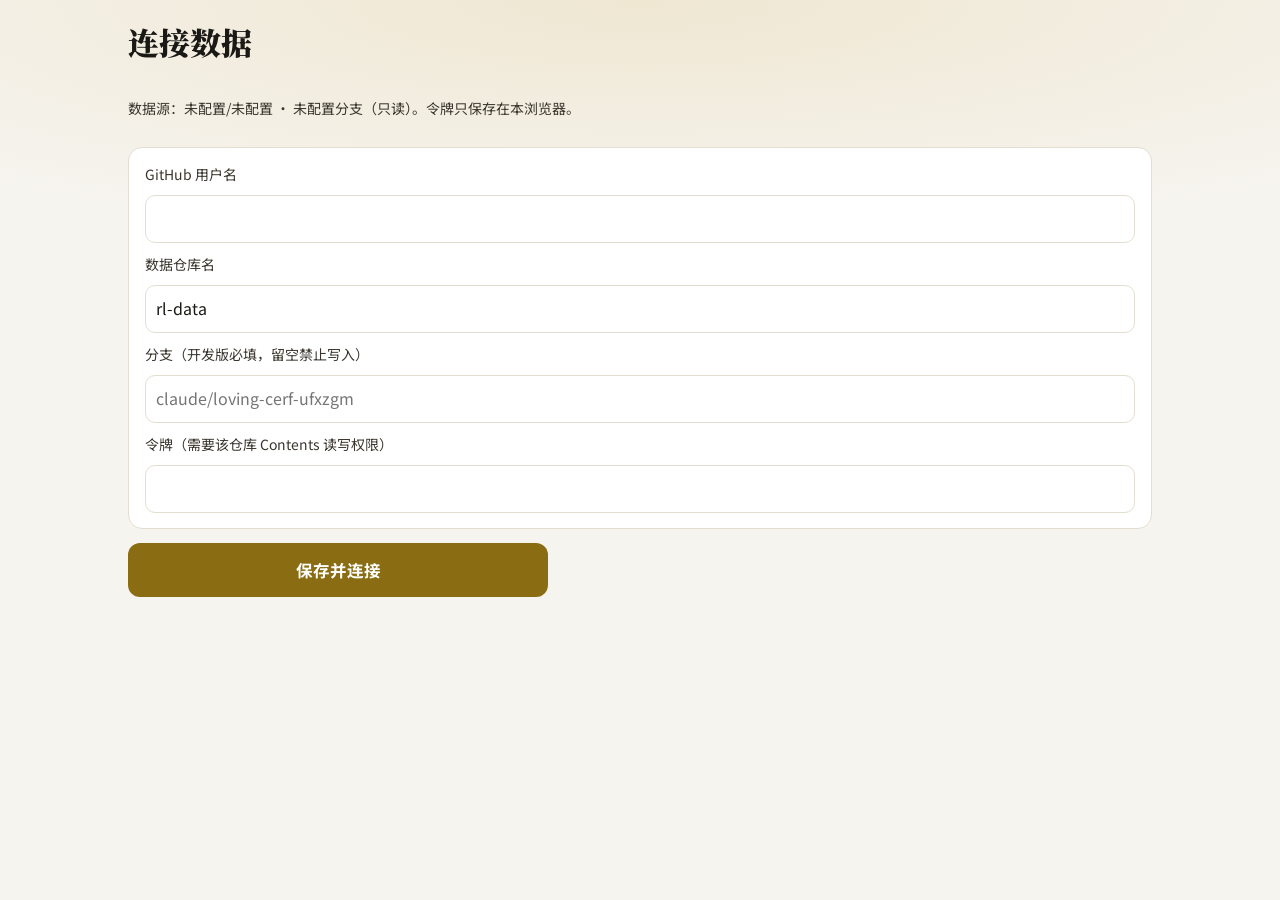
<file: index.html>
<!doctype html>
<html lang="zh-CN">
<head>
<meta charset="utf-8">
<meta name="viewport" content="width=device-width,initial-scale=1,viewport-fit=cover">
<meta name="apple-mobile-web-app-capable" content="yes">
<meta name="apple-mobile-web-app-status-bar-style" content="black-translucent">
<meta name="apple-mobile-web-app-title" content="今天">
<meta name="theme-color" content="#0D0D0C">
<title>强化学习系统</title>
<!-- build 2026-09-23i -->
<link rel="stylesheet" href="https://fonts.googleapis.com/css2?family=Noto+Sans+SC:wght@400;500;600;700&family=Noto+Serif+SC:wght@700;900&family=IBM+Plex+Mono:wght@400;500&display=swap">
<style>
:root{
  --ground:#0D0D0C; --paper:#1A1A17; --ink:#F3EFE6; --ink2:#D9D4C8; --ink3:#9D9589;
  --line:#302F29; --soft:#232219; --accent:#E5C463; --accentSoft:#3B3218; --bad:#E88E74; --badSoft:#3A2318; --onAccent:#12110F;
  --glow:#2A2416; --navbg:rgba(13,13,12,.96); --qink:#FFF6E6; --phink:#5B554A; --dot:#312C25;
  --fnline:#4A4636; --inth:#211F1C; --fx:#8FB489; --kdp:#8FB3D9; --edge:#8A7B58; --pin:#514A3F;
  --wn:#D9A566; --wnbg:rgba(217,165,102,.075); --wnline:rgba(217,165,102,.5);
  --sans:"Noto Sans SC","PingFang SC","Hiragino Sans GB",system-ui,sans-serif;
  --serif:"Noto Serif SC","Songti SC",serif;
  --read:"Noto Sans SC","PingFang SC","Hiragino Sans GB",system-ui,sans-serif;  /* 正文（人写的和 AI 写的）统一用这个 */ --mono:"IBM Plex Mono",ui-monospace,Menlo,monospace;
}

/* 白天版。只改颜色变量，版式和夜间完全一样 */
html[data-theme="light"]{
  --ground:#F6F4EF; --paper:#FFFFFF; --ink:#1A1916; --ink2:#3A362E; --ink3:#78705F;
  --line:#E3DED1; --soft:#F2EFE7; --accent:#8A6D12; --accentSoft:#F5EBC9; --bad:#A8411F; --badSoft:#FBE7DF; --onAccent:#FFFFFF;
  --glow:#EFE7D2; --navbg:rgba(246,244,239,.96); --qink:#1A1916; --phink:#A9A294; --dot:#E0DACA;
  --fnline:#DDD6C6; --inth:#EDE9DF; --fx:#3C7A33; --kdp:#2B6397; --edge:#A3927066; --pin:#A9A294;
  --wn:#8A5A12; --wnbg:rgba(180,130,30,.10); --wnline:rgba(160,110,20,.45);
}
html[data-theme="light"] .nd.drag{box-shadow:0 8px 20px rgba(0,0,0,.12)}
html[data-theme="light"] .sheet{background:rgba(0,0,0,.28)}

/* 正文统一：凡是「内容」——我写的、AI 写的——都用 --read，界面文字（按钮、标签、导航、元信息）才用 sans。
   这样一页里不会出现三四种字体。公式和手算还是等宽，那是它该用的。 */
.kv .v,.line3 .txt,.sub,.evi,.dtl,.pain p,.recall .w,.how,.judge,.q,.sop .tx,.nd .q,.fn .q,
.tbl td,.cmp td,.banner,.prev,textarea,input,.srch{font-family:var(--read);font-weight:600}
.tbl th,.cmp th{font-family:var(--sans)}
.sop .mono,.meta,.zc .z,.step .n{font-family:var(--mono)}
.nd .t,.fn .t,.sop .sn i{font-family:var(--sans)}
*{box-sizing:border-box}
html,body{height:100%}
html{overflow-x:hidden}
body{overflow-x:hidden}
body{margin:0;background:radial-gradient(130% 42% at 50% 0%,var(--glow) 0%,var(--ground) 62%) fixed,var(--ground);color:var(--ink);font-family:var(--sans);font-size:16px;line-height:1.7;-webkit-text-size-adjust:100%;-webkit-font-smoothing:antialiased}
#app{max-width:560px;margin:0 auto;min-height:100%;display:flex;flex-direction:column;overflow-x:hidden}
.body{flex:1;min-width:0;max-width:100%;padding:calc(env(safe-area-inset-top,0px) + 16px) 18px 24px;display:flex;flex-direction:column;gap:12px}
.nav{position:sticky;bottom:0;display:grid;grid-template-columns:repeat(5,1fr);border-top:1px solid var(--line);background:var(--navbg);backdrop-filter:blur(10px);padding:8px 0 calc(env(safe-area-inset-bottom,0px) + 10px)}
.nav button{font:inherit;font-size:14px;font-weight:600;background:none;border:0;color:var(--ink3);padding:6px 0;cursor:pointer}
.nav button[aria-current="true"]{color:var(--accent);font-weight:700}
button{font:inherit}
button:focus-visible,.tap:focus-visible{outline:2px solid var(--accent);outline-offset:2px}
.top{display:flex;align-items:center;justify-content:space-between;gap:8px;min-height:32px}
.back{font-size:16px;color:var(--accent);background:none;border:0;padding:0;cursor:pointer}
.h1{font-family:var(--serif);font-size:27px;font-weight:900;margin:0}
.h2{font-size:13px;letter-spacing:.14em;color:var(--ink3);font-weight:700;margin:6px 0 0}
.card{background:var(--paper);border:1px solid var(--line);border-radius:14px;padding:15px 16px}
.tap{cursor:pointer}
.row{display:flex;align-items:center;gap:10px}
.chev{margin-left:auto;color:var(--ink3);flex:none}
.chips{display:flex;flex-wrap:wrap;gap:8px}
.seg{display:flex;background:var(--soft);border:1px solid var(--line);border-radius:12px;padding:4px;gap:4px;margin-bottom:2px}
.seg button{flex:1;font:inherit;font-weight:700;font-size:15.5px;background:none;border:0;border-radius:9px;padding:9px 0;cursor:pointer;color:var(--ink3)}
.seg button.on{background:var(--paper);color:var(--ink)}
.chip{display:inline-flex;align-items:center;gap:6px;background:var(--paper);border:1px solid var(--line);border-radius:999px;padding:7px 14px;font-size:14.5px;cursor:pointer;color:var(--ink)}
.meta{font-size:13px;color:var(--ink3);font-family:var(--mono)}
.pill{font-size:12.5px;padding:3px 10px;border-radius:999px;font-weight:600;white-space:nowrap}
.ok{background:var(--accentSoft);color:var(--accent)} .bd{background:var(--badSoft);color:var(--bad)}
.q{font-family:var(--serif);color:var(--qink);font-size:21px;font-weight:700;line-height:1.45;margin:0;text-wrap:balance}
.lbl{font-size:13.5px;color:var(--accent);font-weight:700;width:38px;flex:none}
.line3{display:flex;gap:11px;align-items:flex-start;padding:12px 0;border-top:1px solid var(--line);font-size:15.5px;line-height:1.65}
.line3:first-child{border-top:0}
.line3 .txt{flex:1;min-width:0}
.btn{font-weight:700;font-size:16.5px;background:var(--accent);color:var(--onAccent);border:0;border-radius:12px;padding:13px;cursor:pointer;width:100%}
.btn.ghost{background:var(--paper);color:var(--ink);border:1px solid var(--line);font-weight:600;font-size:15.5px;padding:12px}
.btn:disabled{opacity:.5}
.banner{border-radius:12px;padding:12px 14px;font-size:15px;line-height:1.6}
.small{font-size:14px;color:var(--ink2);line-height:1.6}
.tbl{overflow-x:auto;border:1px solid var(--line);border-radius:12px;background:var(--paper);font-size:14px}
.tbl table{border-collapse:collapse;font-size:14px;min-width:620px;width:100%}
.tbl table.mq,.tbl table.fx,.tbl.in table{table-layout:fixed}
.tbl table.mq td,.tbl table.mq th,.tbl table.fx td,.tbl table.fx th,.tbl.in td,.tbl.in th{overflow:hidden;text-overflow:ellipsis;white-space:nowrap}
.tbl table.mq tr.sub>td,.tbl table.fx tr.sub>td,.tbl.in tr.sub>td{overflow:visible;white-space:normal}
.tbl th,.tbl td{text-align:left;padding:9px 10px;border-bottom:1px solid var(--line);vertical-align:top;line-height:1.5}
.tbl th{color:var(--ink3);background:var(--soft);white-space:nowrap}
.tbl tr.sel td{background:var(--accentSoft)}
.tbl tbody tr{cursor:pointer}
.kv{display:flex;flex-direction:column;gap:4px;padding:12px 0;border-top:1px solid var(--line)}
.kv:first-child{border-top:0}
.kv .k{font-size:13.5px;color:var(--accent);font-weight:700}
.kv .v{font-size:16px;line-height:1.7;white-space:pre-wrap}
.kv,.card,.fld{min-width:0}
.raw-field{display:block;width:100%;min-width:0;max-width:100%;border:0;resize:vertical;background:transparent;color:var(--ink);white-space:pre-wrap;overflow-wrap:anywhere;font:inherit;line-height:1.7;padding:6px 0;field-sizing:content;min-height:2em}
.raw-field:focus{outline:1px solid var(--accent);outline-offset:2px}
.raw-preview,.raw-prose{min-width:0;max-width:100%;white-space:pre-wrap;overflow-wrap:anywhere}
.raw-code,.kv .v.raw-code{box-sizing:border-box;display:block;width:100%;max-width:100%;min-width:0;margin:8px 0;padding:12px 14px;border-radius:10px;background:#181818;color:#e1e1e1;font-family:ui-monospace,SFMono-Regular,Menlo,Consolas,"Noto Sans Mono CJK SC",monospace;font-weight:400;font-size:14px;line-height:1.55;white-space:pre;overflow-x:auto;overflow-wrap:normal;word-break:normal;tab-size:4;font-variant-ligatures:none;-webkit-overflow-scrolling:touch}
.raw-code code{font:inherit;white-space:inherit}
.raw-tools{display:flex;gap:12px;align-items:center;flex-wrap:wrap}
.raw-tools button{font-size:12px}
.raw-field[hidden],.raw-preview[hidden]{display:none!important}
.kv textarea.raw-field:not(.raw-code){white-space:pre-wrap;overflow-wrap:anywhere;font-family:var(--read);font-weight:600}
.kv textarea.raw-field{max-height:none;min-height:3em}
.step{display:flex;align-items:center;gap:10px;padding:11px 0;font-size:16px;cursor:pointer}
.step .n{font-family:var(--mono);width:20px;height:20px;border-radius:6px;background:var(--soft);display:grid;place-items:center;font-size:11px;flex:none}
.arrow{padding-left:5px;color:var(--accent);opacity:.6;font-size:14px}
.sub{margin:2px 0 6px 30px;padding:12px;background:var(--soft);border-radius:10px;font-size:14.5px;line-height:1.7;color:var(--ink2);white-space:pre-wrap}
.recall{display:flex;flex-direction:column;gap:4px;padding:12px 0;border-top:1px solid var(--line)}
.recall:first-child{border-top:0}
.recall .t{font-weight:700;font-size:16px}
.recall .w{font-size:15px;color:var(--ink2);line-height:1.6}
.tag{font-size:12.5px;font-weight:700;color:var(--accent)}
.evi{margin-top:8px;padding:12px;background:var(--soft);border-radius:10px;font-size:14.5px;line-height:1.7;color:var(--ink2);white-space:pre-wrap}
.cmp{width:100%;border-collapse:collapse;font-size:15px;font-variant-numeric:tabular-nums}
.cmp td,.cmp th{padding:7px 4px;border-bottom:1px solid var(--line);text-align:left}
.cmp th{color:var(--ink3);font-size:12.5px}
textarea,input,select{width:100%;font:inherit;font-size:16px;color:var(--ink);background:var(--paper);border:1px solid var(--line);border-radius:10px;padding:10px;line-height:1.6}
textarea{min-height:70px;resize:vertical}
.sheet{position:fixed;inset:0;background:rgba(0,0,0,.45);display:flex;align-items:flex-end;justify-content:center;z-index:5}
.sheet .in{background:var(--paper);width:100%;max-width:560px;border-radius:20px 20px 0 0;padding:18px 18px calc(env(safe-area-inset-bottom,0px) + 18px);display:flex;flex-direction:column;gap:8px}
.toast{position:fixed;left:50%;bottom:96px;transform:translateX(-50%);background:var(--accent);color:var(--onAccent);font-weight:600;font-size:15px;padding:10px 18px;border-radius:999px;z-index:9;max-width:90%;text-align:center}
.ed{border-radius:8px;padding:3px 7px;margin:0 -7px;min-height:1.7em;transition:background .15s}
.ed:hover{background:var(--soft)}
.ed:focus{outline:none;background:var(--soft);box-shadow:0 0 0 1px var(--accent)}
.ed:empty::before{content:attr(data-ph);color:var(--phink)}
.prev{color:var(--ink3);font-size:14.5px;line-height:1.55;margin-top:6px;display:-webkit-box;-webkit-line-clamp:1;-webkit-box-orient:vertical;overflow:hidden}
.pw{display:inline-flex;align-items:center;gap:6px;color:var(--ink3);font-size:13.5px;background:var(--paper);border:1px solid var(--line);border-radius:999px;padding:3px 12px}
.pw .pin{width:44px}
.fold{display:flex;align-items:center;gap:10px;cursor:pointer;color:var(--ink);font-weight:600;font-size:15.5px}
.fold.sm{font-size:15px;padding:10px 0}
.fold.sm .meta{margin-left:auto}
.mg{border-top:1px solid var(--soft)}
.mg:first-child{border-top:0}
.mg .line3{padding-left:10px;font-size:15px}
.srch{width:100%;background:var(--paper);border:1px solid var(--line);border-radius:12px;padding:13px 14px;font-size:16px;color:var(--ink);margin-bottom:10px;-webkit-appearance:none}
.srch:focus{outline:none;border-color:var(--accent)}
.chip.on{background:var(--accentSoft);border-color:var(--accent);color:var(--accent);font-weight:600}
.chip.add{color:var(--ink3);font-weight:400;padding:7px 16px}
.tbl.sm table{min-width:0}
.tbl.rtb table{min-width:586px;table-layout:fixed}
.tbl.rtb td{white-space:nowrap}
.ogp+.ogp{border-top:1px solid var(--line)}
.rdt{white-space:pre-wrap;line-height:1.8;color:var(--ink2);padding:2px 0 4px}
.ogp .line3[data-ogp]{font-weight:700}
.ovs{padding:14px 0;border-bottom:1px solid var(--line)}
.ovs:first-child{padding-top:2px}
.ovs:last-child{border-bottom:0;padding-bottom:2px}
.ovt{font-size:15.5px;font-weight:700;color:var(--ink);margin-bottom:6px}
.ovt i{font-style:normal;color:var(--accent);font-family:var(--mono);margin-right:8px}
.ovb{font-family:var(--read);font-weight:600;font-size:15px;line-height:1.75;color:var(--ink2);white-space:pre-wrap}
.ovl{margin:4px 0 0;padding-left:0;list-style:none;counter-reset:ov}
.ovl li{counter-increment:ov;font-family:var(--read);font-weight:600;font-size:15px;line-height:1.7;padding:6px 0 6px 28px;position:relative}
.ovl li:before{content:counter(ov);position:absolute;left:0;top:6px;color:var(--ink3);font-family:var(--mono);font-size:13px}
.tbl.sm th{white-space:normal}
.coc{cursor:pointer}
.pill.soft{background:var(--soft);color:var(--ink3)}
.tag.m{color:var(--ink);background:var(--accentSoft);border-radius:5px;padding:2px 7px}
.how{margin-top:8px;padding:11px 12px;background:var(--accentSoft);border-radius:10px;font-size:15px;line-height:1.65;color:var(--ink2)}
.how b{display:block;color:var(--accent);font-size:13px;margin-bottom:3px}
.btn.ghost.bd{color:var(--bad);border-color:var(--bad)}
.center{display:grid;place-items:center;min-height:60vh;color:var(--ink3);font-size:16px}
.sop-prompt{margin-top:16px;padding:14px;border:1px solid var(--line);border-radius:12px;background:var(--paper)}
.sop-prompt summary{cursor:pointer;font-weight:700;color:var(--ink)}
.sop-prompt .prompt-text{margin-top:12px;font-family:var(--read);font-size:14px;line-height:1.75;color:var(--ink2);white-space:pre-wrap;overflow-wrap:anywhere;max-height:360px;overflow:auto}
/* SOP 白板 */
.board{position:relative;background:var(--paper);border:1px solid var(--line);border-radius:12px;overflow:hidden;touch-action:none;background-image:radial-gradient(var(--dot) 1px,transparent 1px);background-size:20px 20px}
.board.zoom{overflow:auto}
.cvs{position:relative;width:1100px;height:860px;transform-origin:0 0}
.zc{display:flex;gap:6px;align-items:center;margin-top:8px}
.zc button{font:inherit;font-size:13.5px;background:var(--paper);border:1px solid var(--line);color:var(--ink3);border-radius:999px;padding:4px 12px;cursor:pointer}
.zc .z{font-family:var(--mono);font-size:11px;color:var(--ink3);margin-left:4px}
.flow{display:none;margin-top:10px}
.fl{display:flex;gap:8px;justify-content:center}
.fn{flex:1;min-width:0;background:var(--soft);border:1px solid var(--fnline);border-radius:11px;padding:13px 12px;cursor:pointer}
.fn.plain{border-style:dashed;background:transparent;cursor:default;text-align:center}
.fn .t{font-family:var(--mono);font-size:14px;font-weight:600;color:var(--accent);display:flex;justify-content:space-between;gap:4px}
.fn.plain .t{color:var(--ink);justify-content:center}
.fn .q{color:var(--ink2);font-size:12.5px;line-height:1.5;margin-top:3px}
.fa{text-align:center;color:var(--accent);opacity:.65;font-size:15px;line-height:1;padding:8px 0}
.fp{font:inherit;font-size:14px;color:var(--ink3);background:var(--paper);border:1px solid var(--line);border-radius:999px;padding:5px 14px;cursor:pointer}
.fp b{color:var(--ink);margin-right:6px;font-weight:700}
.fp.on{background:var(--accentSoft);border-color:var(--accent);color:var(--accent)}
.fp.on b{color:var(--accent)}
.pin{width:40px;background:transparent;border:1px solid transparent;border-radius:7px;color:var(--accent);font:13px var(--mono);text-align:center;padding:4px 0}
.pin:focus{outline:none;border-color:var(--accent);background:var(--soft)}
.pin::placeholder{color:var(--pin)}
.tbl td .cell{display:block;overflow:hidden;text-overflow:ellipsis;white-space:nowrap}
.tbl.nowrap td{height:44px;vertical-align:middle;padding:0 10px}
@media(max-width:700px){.board,.zc{display:none}.flow{display:block}}
/* 宽屏统一栅格。整个 app 手机优先是一根 560px 窄栏，电脑上等于白看；
   但只把 SOP 那一张卡单独撑开会一大一小，所以宽屏时整根栏子一起变宽，
   所有卡片同宽、左右对齐同一条线。正文另外限宽，免得一行八十个字。 */
/* 主线问题两层表 */
.tbl table.mq{min-width:700px}.tbl.in table{min-width:840px}
tr.bg{cursor:pointer}tr.bg:hover>td{background:var(--accentSoft)}
.tbl td.bt{font-size:15.5px;font-weight:700;color:var(--ink);min-width:260px}
.tbl td.bt .tri{display:inline-block;color:var(--accent);font-size:9px;width:17px;transition:transform .15s}
tr.bg.on td.bt .tri{transform:rotate(90deg)}
.bar{display:inline-flex;gap:3px;vertical-align:middle}
.bar i{width:10px;height:13px;border-radius:2px;background:var(--line);display:block}
.bar i.f{background:var(--accent)}
.tbl .red{color:var(--bad);background:none}
.tbl .meta.kbd{color:var(--bad);background:none;font-weight:700}
.tbl .meta.kok{color:var(--accent);font-weight:700}
.tbl .meta.kdp{color:var(--kdp);font-weight:700}
tr.sub>td{padding:0 0 12px 30px !important;height:auto;background:var(--ground);white-space:normal;overflow:visible}
.judge{font-size:14px;color:var(--ink2);padding:11px 2px 10px;line-height:1.6}
.dtl{font-size:14.5px;line-height:1.75;color:var(--ink);white-space:pre-wrap;padding:12px 14px;background:var(--soft)}
.tbl.in{background:var(--soft)}.tbl.in th{background:var(--inth)}
.tbl td.pri{text-align:center;position:relative}
.tbl td.pri .td{display:block;font-size:10px;color:var(--accent);line-height:1;margin-top:-3px}
tr.k.hot>td{background:var(--accentSoft)}
.tbl td.cv{color:var(--ink3);text-align:center}
.tbl .cell.dim{color:var(--ink2)}
tr.add>td{color:var(--accent);cursor:pointer;border-bottom:0}
tr.add:hover>td{background:var(--accentSoft)}
@media(min-width:701px){
  #app{max-width:min(1080px,100vw - 48px)}
  .body{padding-left:28px;padding-right:28px;gap:14px}
  .h1{font-size:31px}
  /* 纯文字不跟着拉满：表格、白板、公式块不在此列，它们要多宽有多宽 */
  .kv .v,.sop .tx,.sop .wn,.sop .mono{max-width:820px}
  /* 满宽 1024px 的按钮又长又丑，收窄但仍从同一条左线起 */
  .body>.btn{max-width:420px}
  .sheet .in{max-width:680px}
}
.cvs svg{position:absolute;inset:0;width:100%;height:100%;pointer-events:none}
.nd{position:absolute;width:150px;line-height:1.4;background:var(--soft);border:1px solid var(--line);border-radius:11px;padding:9px 11px;cursor:grab;user-select:none}
.nd.plain{border-style:dashed;background:transparent}
.nd.drag{cursor:grabbing;border-color:var(--accent);box-shadow:0 8px 20px rgba(0,0,0,.45);z-index:9}
.nd .t{font-family:var(--mono);font-size:13.5px;color:var(--accent);display:flex;justify-content:space-between;gap:6px;align-items:center}
.nd.plain .t{color:var(--ink)}
.nd .q{color:var(--ink3);font-size:12px;line-height:1.55;margin-top:4px}
/* 痛点 */
.pain{border-left:2px solid var(--accentSoft);padding-left:11px;margin:0 0 13px}
.pain.un{border-left-color:var(--line);opacity:.8}
.pain .pp{font-size:12.5px;letter-spacing:.06em;color:var(--accent);margin-bottom:4px}
.pain.un .pp{color:var(--ink3)}
.pain .fx{font-size:12.5px;letter-spacing:.06em;color:var(--fx);margin:7px 0 3px}
.pain.un .fx{color:var(--ink3)}
.pain p{margin:0;font-size:16px;line-height:1.65;color:var(--ink2)}
/* SOP 一小节：小标题 + 用什么/怎么算/手算/为什么 对齐成两列 + 公式等宽 + 坑单独标。
   注意别叫 .step——那个类名在上面已经被流程行用掉了（display:flex）。 */
.sop{border-top:1px solid var(--line);padding:16px 0 4px}
.sop:first-child{border-top:0;padding-top:4px}
.sop .sn{font-size:17px;font-weight:700;color:var(--ink);margin:0 0 11px;line-height:1.45;display:block}
.sop .sn i{font-style:normal;color:var(--accent);font-family:var(--mono);font-size:14px;letter-spacing:.03em;margin-right:8px}
.sop .f{display:grid;grid-template-columns:auto minmax(0,1fr);gap:10px 10px;align-items:baseline}
.sop .lb{font-size:13.5px;color:var(--accent);font-weight:700;white-space:nowrap;letter-spacing:.04em;justify-self:end;padding-top:3px}
.sop .tx{font-size:16px;line-height:1.72;color:var(--ink2);white-space:pre-wrap;min-width:0;overflow-wrap:anywhere}
.sop .mono{font-family:var(--mono);font-size:15px;line-height:1.8;background:var(--soft);border-radius:8px;
  padding:10px 12px;white-space:pre-wrap;overflow-wrap:anywhere;color:var(--ink);margin:0}
/* 公式和手算占满整行——挤在右半栏的话，→ 会被折行折散，对不齐就看不懂了 */
.sop .f>.fw{grid-column:1/-1}
.sop .f>.lbf{grid-column:1/-1;justify-self:start;padding-top:2px}
.sop .wn{margin-top:11px;font-size:15.5px;line-height:1.7;color:var(--wn);background:var(--wnbg);
  border-left:2px solid var(--wnline);border-radius:0 8px 8px 0;padding:9px 12px;white-space:pre-wrap}

.whole{font-size:17px;line-height:1.7;color:var(--accent);margin:12px 0 14px;padding-left:11px;border-left:2px solid var(--accentSoft)}

/* ---- 认知树 ---- */
.tree{margin:2px 0 14px}
.tn{position:relative}
.tn .tkids{margin-left:13px;padding-left:12px;border-left:1px solid var(--line)}
.tline{display:flex;align-items:flex-start;gap:3px;border-radius:9px;padding:1px 2px}
.tchev{flex:none;width:22px;height:30px;border:0;background:none;color:var(--ink3);font-size:13px;line-height:30px;padding:0;cursor:pointer}
.tchev:disabled{opacity:0;cursor:default}
.tname{flex:1;display:flex;align-items:flex-start;gap:7px;min-width:0;border:0;background:none;color:inherit;
  font:inherit;text-align:left;padding:5px 6px 5px 0;line-height:1.45;cursor:pointer;border-radius:8px}
.tname:hover{background:var(--soft)}
.tname>span{min-width:0;overflow-wrap:anywhere}
.tmark{flex:none;width:15px;height:15px;margin-top:3px;display:inline-block}
.tmark svg{width:15px;height:15px;display:block}
.tn.struct>.tline>.tname{color:var(--ink);font-weight:600}
.tn.done>.tline>.tname{color:var(--fx)}
.tn.active>.tline>.tname{color:var(--accent)}
.tn.failed>.tline>.tname{color:var(--bad)}
.tn.pending>.tline>.tname{color:var(--ink3)}
.tn.cur>.tline{background:var(--accentSoft);outline:1px solid var(--wnline);outline-offset:0}
.tn.cur>.tline>.tname{font-weight:600}
.tlegend{display:flex;gap:14px;flex-wrap:wrap;font-size:12px;color:var(--ink3);padding:10px 0 4px;border-top:1px solid var(--line)}
.tlegend span{display:inline-flex;align-items:center;gap:5px}
.tlegend .done{color:var(--fx)}.tlegend .active{color:var(--accent)}
.tlegend .failed{color:var(--bad)}.tlegend .pending{color:var(--ink3)}
.relc .relwhy{font-size:12.5px;color:var(--ink3);line-height:1.65;border-left:2px solid var(--line);padding-left:10px;margin-top:7px}
.relc .relnote{font-size:12px;color:var(--wn);margin-top:6px}
.relc.ok{border-color:var(--fx)}
.cend{border:1px solid var(--line);border-radius:10px;padding:10px 12px;margin:2px 0;line-height:1.5}
.cend[data-go]{cursor:pointer}.cend[data-go]:hover{background:var(--soft);border-color:var(--edge)}
.cend.done{color:var(--fx)}.cend.active{color:var(--accent)}
.cend.failed{color:var(--bad)}.cend.pending{color:var(--ink3)}
.cend .meta{display:block;margin-bottom:3px}
.cmid{display:flex;align-items:center;gap:8px;padding:6px 0 6px 13px;border-left:2px solid var(--line);margin-left:11px;font-size:13px}

/* ===== 认知树：原样搬自已验收的「认知树.html」，只把选择器收进 .cog 里， 免得影响 app 其它页面。改动仅限于作用域前缀。 ===== */
.cog{display:block;padding:0 0 70px}

.cog{color-scheme:light;--bg:#f9f9f7;--paper:#fff;--ink:#262a29;--muted:#858b88;--line:#e7e9e5;--green:#087841;--yellow:#ad8000;--red:#d92f35;--gray:#797f7c;--yellow-bg:#fff8d9;--hover:#f7f8f5;--indent:25px}
.cog *{box-sizing:border-box}.cog{margin:0;background:var(--bg);color:var(--ink);font-family:-apple-system,BlinkMacSystemFont,"PingFang SC","Noto Sans CJK SC","Microsoft YaHei",sans-serif;font-size:15px;line-height:1.55;-webkit-font-smoothing:antialiased}.cog button{font:inherit;color:inherit;cursor:pointer}.cog button:focus-visible{outline:2px solid #d6a800;outline-offset:3px}.cog{max-width:930px;margin:0 auto;padding:36px 34px 52px}.cog header{display:flex;justify-content:space-between;align-items:center;margin:0 0 22px}.cog h1{font-size:23px;letter-spacing:-.03em;margin:0;font-weight:700}.cog .sub{color:var(--muted);font-size:12px;margin-top:4px}.cog .tools{display:flex;gap:6px}.cog .tool{border:1px solid var(--line);background:var(--paper);border-radius:9px;padding:7px 11px;font-size:12px;white-space:nowrap}.cog .tool:hover{background:var(--hover)}.cog .canvas{background:var(--paper);border:1px solid var(--line);border-radius:18px;padding:24px 27px 30px;box-shadow:0 3px 17px #202c1d04}.cog .root{font-size:19px;font-weight:750;margin:0 0 16px;letter-spacing:-.025em}.cog .branch{margin-left:var(--indent);position:relative}.cog .branch:before{content:"";position:absolute;top:0;bottom:19px;left:8px;border-left:1px solid var(--line)}.cog .branch>.item{position:relative}.cog .line{display:flex;align-items:center;min-height:40px;gap:7px;border-radius:8px;position:relative;padding:5px 8px 5px 0}
.cog .line{touch-action:pan-y;-webkit-user-select:none;user-select:none;-webkit-touch-callout:none}
.cog #tree.nodrag-scroll,.cog #tree.nodrag-scroll .line{touch-action:none}
.cog .line,.cog .line *{-webkit-user-drag:none}
.cog .relgroup{display:grid;gap:6px;margin-top:4px}
.cog .relgh{font-size:12.5px;font-weight:650;color:var(--ink);margin:6px 0 1px;display:flex;gap:8px;align-items:baseline;flex-wrap:wrap}
.cog .relgh em{font-style:normal;font-weight:400;color:var(--muted);font-size:11.5px}
.cog .relbtn.on{border-color:var(--yellow);background:var(--yellow-bg)}
.cog .relchips{display:flex;flex-wrap:wrap;gap:6px}
.cog .relchip{border:1px solid var(--line);background:none;border-radius:999px;padding:5px 11px;font-size:12.5px;max-width:100%;text-align:left}
.cog .relchip.on{border-color:var(--yellow);background:var(--yellow-bg);font-weight:600}
.cog .reldir{border-top:1px solid var(--line);padding-top:10px;margin-top:4px}
.cog .relarrow2{display:flex;flex-wrap:wrap;align-items:center;gap:6px;font-size:13px;line-height:1.5}
.cog .relarrow2 span{color:var(--muted);font-weight:600}
.cog .relswap{margin-top:7px;border:1px dashed var(--line);background:none;border-radius:8px;padding:4px 11px;font-size:12px;color:var(--muted)}
.cog .relfoot{display:flex;gap:8px;margin-top:8px}
.cog .relfoot .cancel{flex:1}
.cog .relgo{flex:2;border:0;border-radius:11px;padding:11px 14px;font-size:14px;font-weight:650;background:var(--ink);color:var(--paper)}
.cog .relgo:disabled{opacity:.35}
.cog .relcard{max-height:calc(100vh - 32px);overflow:auto}
.cog-ghost{position:fixed;left:0;top:0;z-index:60;pointer-events:none;max-width:260px;
  padding:7px 12px;border-radius:9px;font-size:13px;font-weight:600;
  background:#fff8d9;color:#262a29;border:1px solid #e8ba15;box-shadow:0 6px 20px #0000002a;
  white-space:nowrap;overflow:hidden;text-overflow:ellipsis}
@media(prefers-color-scheme:dark){:root:not([data-theme=light]) .cog-ghost{background:#39331b;color:#e9ede9;border-color:#f1d04c}}
:root[data-theme=dark] .cog-ghost{background:#39331b;color:#e9ede9;border-color:#f1d04c}.cog .line:hover{background:var(--hover)}.cog .toggle{display:grid;place-items:center;width:19px;height:26px;border:0;background:none;padding:0;flex:none;color:#7e8780}.cog .toggle svg{width:13px;height:13px;transition:transform .15s}.cog .toggle[aria-expanded="true"] svg{transform:rotate(90deg)}.cog .toggle:disabled{cursor:default;visibility:hidden}.cog .name{display:flex;align-items:center;gap:8px;min-width:0;text-align:left;flex:1;border:0;background:none;padding:3px 0;line-height:1.6;font-weight:530}.cog .name span:last-child{min-width:0;overflow-wrap:anywhere}.cog .struct .name{font-weight:650}.cog .active .name{color:var(--yellow)}.cog .done .name{color:var(--green)}.cog .failed .name{color:var(--red)}.cog .pending .name{color:var(--gray)}.cog .status-icon{width:16px;height:16px;flex:none;display:block;color:inherit}.cog .status-icon svg{display:block;width:100%;height:100%}.cog .active .name,.cog .done .name,.cog .failed .name,.cog .pending .name{font-weight:550}.cog .name .node-label{min-width:0;overflow-wrap:anywhere}.cog .current .name{display:block;padding:7px 0}.cog .current .current-heading{display:block;font-size:11px;font-weight:650;letter-spacing:.03em;margin-bottom:4px;color:inherit}.cog .current .current-title{display:flex;align-items:center;gap:8px}.cog .current .current-question{display:block;color:var(--ink);font-size:13px;font-weight:500;margin:4px 0 0 24px}.cog .current .line{border:1px solid color-mix(in srgb,var(--yellow) 35%,var(--line));padding-left:3px;align-items:center}.cog .current .line:before{display:none}.cog .current .line:hover{background:var(--yellow-bg)}.cog .current .line{background:var(--yellow-bg)}.cog .current .line:before{content:"";position:absolute;left:-2px;top:7px;bottom:7px;width:3px;background:#e8ba15;border-radius:3px}.cog .flag{font-size:11px;font-weight:650;white-space:nowrap;color:#947000}.cog .alias{color:var(--muted);display:flex;flex:none;align-items:center}.cog .alias svg{width:14px;height:14px}.cog .detail{margin:3px 5px 12px 27px;padding:13px 15px;background:#fafbf9;border-left:2px solid #d9dfd7;border-radius:0 9px 9px 0;color:#47524b;font-size:13px}.cog .detail p{margin:0 0 10px}.cog .detail p:last-child{margin:0}.cog .detail strong{color:#29332d;display:block;font-size:12px;margin-bottom:3px}.cog .legend{display:flex;gap:18px;flex-wrap:wrap;font-size:12px;color:var(--muted);padding:18px 3px 0}.cog .legend span{display:flex;align-items:center;gap:6px}.cog .legend i{width:8px;height:8px;border-radius:50%;background:var(--c)}.cog .legend .empty i{background:transparent;border:1px solid var(--gray)}.cog .note{font-size:11px;color:var(--muted);margin:15px 3px 0}.cog .topbranch>.line .name{font-size:16px}.cog .topbranch:not(:first-child){margin-top:4px}.cog .children[hidden],.cog .detail[hidden]{display:none}.cog .next .flag{color:var(--gray)}
@media(max-width:600px){.cog{--indent:12px}.cog{padding:23px 12px 30px}.cog header{margin-bottom:14px}.cog h1{font-size:21px}.cog .canvas{padding:18px 10px 22px;border-radius:13px}.cog .root{font-size:16px;padding:0 5px}.cog .line{gap:3px;min-height:39px;padding-right:4px}.cog .toggle{width:15px}.cog .branch:before{left:6px}.cog .name{font-size:14px;gap:6px}.cog .status-icon{width:14px;height:14px}.cog .current .current-question{margin-left:20px;font-size:12px}.cog .flag{font-size:10px}.cog .detail{margin-left:18px;padding:10px}.cog .legend{gap:12px}.cog .tool{padding:6px 8px}.cog .tools{gap:4px}}@media(prefers-color-scheme:dark){:root:not([data-theme=light]) .cog{color-scheme:dark;--bg:#151716;--paper:#1e211f;--ink:#e9ede9;--muted:#949e97;--line:#343b36;--green:#7cda9b;--yellow:#f1d04c;--red:#ff8484;--gray:#939b95;--yellow-bg:#39331b;--hover:#282e29}:root:not([data-theme=light]) .cog .detail{background:#262c28;color:#c4cdc6;border-color:#4a564c}:root:not([data-theme=light]) .cog .detail strong{color:var(--ink)}:root:not([data-theme=light]) .cog .flag{color:#f1d04c}}:root[data-theme=dark] .cog{color-scheme:dark;--bg:#151716;--paper:#1e211f;--ink:#e9ede9;--muted:#949e97;--line:#343b36;--green:#7cda9b;--yellow:#f1d04c;--red:#ff8484;--gray:#939b95;--yellow-bg:#39331b;--hover:#282e29}:root[data-theme=dark] .cog .detail{background:#262c28;color:#c4cdc6;border-color:#4a564c}:root[data-theme=dark] .cog .detail strong{color:var(--ink)}:root[data-theme=dark] .cog .flag{color:#f1d04c}

.cog [hidden]{display:none!important}.cog .back{display:inline-flex;align-items:center;gap:7px;border:0;background:none;padding:8px 0;color:var(--muted);font-size:14px;margin-bottom:24px}.cog .back:hover{color:var(--ink)}.cog .detail-path{font-size:12px;color:var(--muted);line-height:1.8;margin-bottom:12px}.cog .page-title{font-size:25px;line-height:1.4;margin:0 0 12px;font-weight:700;letter-spacing:-.02em}.cog .page-status{display:flex;align-items:center;gap:7px;font-size:13px;margin:0 0 23px}.cog .page-status.active{color:var(--yellow)}.cog .page-status.done{color:var(--green)}.cog .page-status.failed{color:var(--red)}.cog .page-status.pending{color:var(--gray)}.cog .detail-card{background:var(--paper);border:1px solid var(--line);border-radius:17px;padding:26px 29px}.cog .detail-section+ .detail-section{border-top:1px solid var(--line);margin-top:22px;padding-top:22px}.cog .detail-section h2{font-size:13px;margin:0 0 9px;font-weight:650;color:var(--muted)}.cog .detail-section p{font-size:15px;line-height:1.85;margin:0;white-space:pre-wrap}.cog .detail-empty{color:var(--muted);font-size:14px}.cog .page-note{color:var(--muted);font-size:12px;line-height:1.7;margin:20px 2px 0}.cog .back svg{width:17px;height:17px}.cog .current .current-question{color:inherit}
@media(max-width:600px){.cog .detail-card{padding:21px 19px}.cog .page-title{font-size:23px}.cog .back{margin-bottom:15px}}

.cog .record-editor{display:block;width:100%;min-height:340px;resize:vertical;border:0;background:transparent;color:inherit;font:inherit;line-height:1.9;padding:0;outline:none}.cog .record-editor:focus{outline:none}.cog .record-editor::placeholder{color:var(--muted)}.cog .record-actions{display:flex;align-items:center;justify-content:flex-end;gap:12px;margin-top:15px;padding-top:15px;border-top:1px solid var(--line)}.cog .save-note{font-size:12px;color:var(--muted);margin-right:auto}.cog .save-record{background:var(--ink);color:var(--paper);border:0;border-radius:8px;padding:8px 18px;font-size:13px;font-weight:600}.cog .save-record:disabled{opacity:.35;cursor:default}

.cog .item.dragging>.line{opacity:.45}
.cog .item.dropok>.line{outline:2px dashed var(--yellow);outline-offset:1px;border-radius:9px}
.cog .item.merging>.line{transform:translateY(6px) scaleY(.4);opacity:0;transition:all .5s cubic-bezier(.4,0,.2,1)}
.cog .item.merged>.line{animation:pop .5s ease}
@keyframes pop{0%{background:var(--yellow-bg)}45%{background:var(--yellow-bg);box-shadow:0 0 0 4px color-mix(in srgb,var(--yellow) 22%,transparent)}100%{background:transparent;box-shadow:none}}
.cog .relsheet{position:fixed;inset:0;background:#0b0d0c5c;display:grid;place-items:end center;z-index:50;padding:16px}
.cog .relcard{background:var(--paper);border:1px solid var(--line);border-radius:18px;padding:18px;width:min(420px,100%);
  box-shadow:0 12px 40px #0000002e;display:grid;gap:7px}
.cog .relq{font-size:12.5px;color:var(--muted);margin-bottom:2px;font-weight:600}
.cog .relpair{display:flex;align-items:center;gap:8px;font-size:13px;margin-bottom:9px;flex-wrap:wrap}
.cog .relpair b{font-weight:600}.cog .relpair span{color:var(--muted)}
.cog .relbtn{display:flex;align-items:baseline;gap:9px;width:100%;text-align:left;border:1px solid var(--line);
  background:none;border-radius:11px;padding:11px 14px;font-size:14px;font-weight:600}
.cog .relbtn em{font-style:normal;font-size:12px;font-weight:400;color:var(--muted)}
.cog .relbtn:hover{background:var(--hover);border-color:var(--yellow)}
.cog .relbtn.cancel{justify-content:center;font-weight:500;color:var(--muted);border-color:transparent}

.cog .relnote{font-size:13px;color:var(--muted);line-height:1.7;margin:2px 0 20px;max-width:62ch}
.cog .relnote b{color:var(--ink);font-weight:600}
.cog .relgrp{margin-bottom:26px}
.cog .relgrp>h3{font-size:14px;font-weight:600;margin:0 0 3px;display:flex;align-items:center;gap:8px}
.cog .relgrp>p{font-size:12px;color:var(--muted);margin:0 0 11px}
.cog .reltag{font-size:11px;font-weight:600;padding:2px 8px;border-radius:999px;background:var(--hover);color:var(--muted)}
.cog .relrow{border:1px solid var(--line);border-radius:13px;padding:13px 15px;margin-bottom:9px;display:grid;gap:7px}
.cog .relrow.ok{border-color:var(--green);background:color-mix(in srgb,var(--green) 6%,transparent)}
.cog .relends{display:grid;gap:5px;font-size:13.5px;line-height:1.5}
.cog .relends i{font-style:normal;font-size:11px;color:var(--muted);margin-right:6px}
.cog .relarrow{font-size:12px;color:var(--muted);display:flex;align-items:center;gap:7px}
.cog .relarrow b{color:var(--ink);font-weight:600}
.cog .relwhy{font-size:12px;color:var(--muted);line-height:1.65;border-left:2px solid var(--line);padding-left:10px}
.cog .relamb{font-size:11.5px;color:var(--yellow-ink,#8a6400);font-weight:500}
.cog .relact{display:flex;gap:8px;align-items:center;justify-content:flex-end}
.cog .relact button{border:1px solid var(--line);background:none;border-radius:8px;padding:6px 13px;font-size:12.5px;font-weight:600}
.cog .relact button.yes{background:var(--ink);color:var(--paper);border-color:var(--ink)}
.cog .relact button:disabled{opacity:.4}
.cog .relact .done{font-size:12px;color:var(--green);margin-right:auto;font-weight:600}
.cog .chainbox{border:1px solid var(--line);border-radius:14px;padding:16px;display:grid;gap:11px;margin-bottom:14px}
.cog .chainend{display:block;width:100%;text-align:left;border:1px solid var(--line);border-radius:10px;padding:10px 13px;font-size:13.5px;line-height:1.5;background:none;color:var(--ink)}
.cog .chainend:hover{background:var(--hover);border-color:var(--yellow)}
.cog .chainend.done{color:var(--green)}.cog .chainend.active{color:var(--yellow)}
.cog .chainend.failed{color:var(--red)}.cog .chainend.pending{color:var(--gray)}
.cog .chainend i .status-icon{margin-right:5px}
.cog .chainend i{display:block;font-style:normal;font-size:11px;color:var(--muted);margin-bottom:3px}
.cog .chainmid{display:flex;align-items:center;gap:10px;font-size:13px;padding-left:4px}
.cog .chainmid .bar{width:2px;height:20px;background:var(--line)}
.cog .chainmid b{font-weight:600}
.cog .chainmid em{font-style:normal;color:var(--muted);font-size:12px}
.cog .fldcard{border:1px solid var(--line);border-radius:16px;padding:4px 18px 8px;margin-bottom:14px}
.cog .fld{padding:14px 0;border-bottom:1px solid var(--line)}
.cog .fld:last-child{border-bottom:0}
.cog .fld h4{font-size:12.5px;font-weight:600;color:var(--yellow-deep,#8a6a12);margin:0 0 7px;letter-spacing:.02em}
.cog .fld p{margin:0;font-size:14.5px;line-height:1.75}
.cog .fld p.muted{color:var(--muted);font-size:13.5px}
.cog .chips{display:flex;align-items:center;gap:8px;flex-wrap:wrap}
.cog .chip{border:1px solid var(--line);border-radius:999px;padding:5px 15px;font-size:13px;color:var(--muted)}
.cog .chip.on{border-color:var(--yellow);background:var(--yellow-bg);color:var(--ink);font-weight:600}
.cog .chips em{font-style:normal;font-size:12px;color:var(--muted)}
.cog .crumblink{border:0;background:none;padding:0;font:inherit;color:var(--ink);font-weight:600;text-decoration:underline;text-underline-offset:3px}
.cog .setrel{border:1px dashed var(--line);background:none;border-radius:8px;padding:4px 11px;font-size:12px;color:var(--muted)}
.cog .setrel:hover{border-color:var(--yellow);color:var(--ink)}
.cog .offchain{margin-top:16px;border-top:1px solid var(--line);padding-top:13px}
.cog .offchain h4{font-size:12.5px;font-weight:600;margin:0 0 7px;color:var(--muted)}
.cog .offchain ul{margin:0;padding-left:18px;font-size:13px;line-height:1.8}
.cog .offchain b{font-weight:600}
.cog .nameask input{width:100%;border:1px solid var(--line);border-radius:10px;padding:10px 12px;font-size:14px;background:none;color:var(--ink)}
.cog textarea.page-title{outline:none;border-radius:6px}
.cog textarea.page-title:focus{box-shadow:0 0 0 2px color-mix(in srgb,var(--yellow) 45%,transparent)}

</style>
</head>
<body>
<div id="app"></div>
<script>
/* ============ 配置与 GitHub 读写 ============ */
const LS="rl.cfg";
const cfg=(()=>{try{return JSON.parse(localStorage.getItem(LS)||"{}")}catch(e){return{}}})();
const THK="rl.theme";
function theme(){try{return localStorage.getItem(THK)||"auto"}catch(e){return "auto"}}
function applyTheme(t){
  try{localStorage.setItem(THK,t)}catch(e){}
  const light = t==="light" || (t==="auto" && window.matchMedia("(prefers-color-scheme: light)").matches);
  document.documentElement.setAttribute("data-theme",light?"light":"dark");
  const m=document.querySelector('meta[name="theme-color"]');
  if(m) m.setAttribute("content",light?"#F6F4EF":"#0D0D0C");
}
try{window.matchMedia("(prefers-color-scheme: light)").addEventListener("change",()=>{if(theme()==="auto")applyTheme("auto")})}catch(e){}
applyTheme(theme());
function saveCfg(){try{localStorage.setItem(LS,JSON.stringify(cfg))}catch(e){}}
const b64e=s=>{const b=new TextEncoder().encode(s);let x="";b.forEach(c=>x+=String.fromCharCode(c));return btoa(x)};
const b64d=s=>new TextDecoder().decode(Uint8Array.from(atob(s.replace(/\n/g,"")),c=>c.charCodeAt(0)));
const SHA={},BASE={},READ={}; // 已确认的来源、文件 SHA 或精确 404，绝不把网络错误当空文件
const copyJSON=v=>JSON.parse(JSON.stringify(v));
function withoutUid(v){
  if(Array.isArray(v))return v.map(withoutUid);
  if(v&&typeof v==="object")return Object.fromEntries(
    Object.entries(v).filter(([k])=>k!=="uid").map(([k,x])=>[k,withoutUid(x)]));
  return v;
}
// 只合并 GitHub Actions 新增的 UID；结构变化时宁可拒绝，也不按位置猜编号。
function applyRemoteUid(before,local,remote){
  const pending=[];
  const same=(a,b)=>JSON.stringify(withoutUid(a))===JSON.stringify(withoutUid(b));
  function inspect(base,draft,current){
    if(Array.isArray(base)){
      // 允许尾部新增；服务端列表必须仍和 BASE 同长，否则不是单纯的补号。
      if(!Array.isArray(draft)||!Array.isArray(current)||
         draft.length<base.length||current.length!==base.length)
        throw new Error("数据结构已经变化，请刷新后重试，未覆盖远端数据");
      // 无稳定键的列表不可随意重排；能识别的换位直接拒绝，防止 UID 错配。
      // 只有原有前缀未被改动时才认定为尾部追加；防止插在开头时 UID 错配。
      if(draft.length>base.length&&base.some((x,i)=>!same(x,draft[i])))
        throw new Error("记录不是安全的尾部追加，请刷新后重试，未覆盖远端数据");
      for(let i=0;i<base.length;i++)
        if(!same(base[i],draft[i])&&
           draft.slice(0,base.length).some((x,j)=>j!==i&&same(base[i],x)))
          throw new Error("记录顺序已经变化，请刷新后重试，未覆盖远端数据");
      // 持久化列表的原有元素不能就地重排/替换；新增只允许安全尾部追加。
      // 远端刚补 UID 时，若原元素没有 UID 且没有唯一 id/date，内容改动后身份无法证明：
      // 即使两行 date 相同且两行同时被修改，也必须拒绝，不能错配永久身份。
      for(let i=0;i<base.length;i++){
        const original=base[i],changed=draft[i],latest=current[i];
        if(!original||typeof original!=="object"||Array.isArray(original)||
           original.uid!=null||!latest||latest.uid==null)continue;
        const uniqueField=k=>original[k]!=null&&changed&&changed[k]===original[k]&&
          base.filter(v=>v&&v[k]===original[k]).length===1;
        if(!uniqueField("id")&&!uniqueField("date")&&!same(original,changed))
          throw new Error("无法确认旧记录的永久身份，请刷新后重试，未覆盖远端数据");
      }
      for(let i=0;i<base.length;i++)inspect(base[i],draft[i],current[i]);
    }else if(base&&typeof base==="object"){
      if(!draft||typeof draft!=="object"||Array.isArray(draft)||
         !current||typeof current!=="object"||Array.isArray(current))
        throw new Error("数据结构已经变化，请刷新后重试，未覆盖远端数据");
      for(const k of ["uid","id","date"])
        if(base[k]!=null&&draft[k]!=null&&base[k]!==draft[k])
          throw new Error("记录身份已变化，请刷新后重试，未覆盖远端数据");
      if(current.uid!=null){
        if(draft.uid!=null&&draft.uid!==current.uid)
          throw new Error("永久编号存在冲突，已阻止覆盖");
        pending.push([draft,current.uid]);
      }
      for(const k of Object.keys(base))
        if(k!=="uid"&&k in draft&&k in current)inspect(base[k],draft[k],current[k]);
    }
  }
  inspect(before,local,remote);
  // 全部身份核验通过后才修改内存，避免中途报错留下半合并状态。
  for(const [obj,uid] of pending)obj.uid=uid;
}
// 开发版未指定数据分支只读；部署在 main 的正式版保持原实现不受影响。
// 旧正式版在官方 GitHub Pages 留空分支时仍读取 main；其他预览/开发页面禁止默认写入。
function officialApp(){
  return typeof location!=="undefined"&&location.hostname.toLowerCase()==="vicki257.github.io"&&
    /^\/rl-app\/?(?:index\.html)?$/.test(location.pathname);
}
function branch(){
  return (cfg.branch||"").trim()||(officialApp()?"main":"");
}
const sourceKey=()=>[cfg.owner||"",cfg.repo||"",branch()].join("|");
let cacheSource=null;
let branchOK=null,checkedSource=null;    // 每个数据源分别验证，旧请求不能授权新分支
async function ensureBranch(){
  const b=branch(),origin=sourceKey();
  if(!b) throw new Error("开发版未指定数据分支，禁止写入默认分支");
  if(b==="main"&&!officialApp())throw new Error("开发预览只可读取 main，不能写入正式分支");
  if(checkedSource===origin&&branchOK===true)return true;
  if(checkedSource===origin&&typeof branchOK==="string")throw new Error(branchOK);
  const r=await fetch(`https://api.github.com/repos/${cfg.owner}/${cfg.repo}/branches/${encodeURIComponent(b)}`,
    {headers:{Authorization:`Bearer ${cfg.token}`,Accept:"application/vnd.github+json"},cache:"no-store"});
  if(origin!==sourceKey())throw new Error("验证分支期间数据源已切换，请重新读取");
  checkedSource=origin;
  if(!r.ok){branchOK=`分支 ${b} 在 ${cfg.owner}/${cfg.repo} 上不存在（${r.status}），没有写任何东西`;throw new Error(branchOK)}
  branchOK=true;return true;
}
async function gh(path,opt={}){
  const b=branch();
  const q=b&&(!opt.method||opt.method==="GET")?`?ref=${encodeURIComponent(b)}`:"";
  const r=await fetch(`https://api.github.com/repos/${cfg.owner}/${cfg.repo}/contents/data/${path}${q}`,{...opt,headers:{Authorization:`Bearer ${cfg.token}`,Accept:"application/vnd.github+json",...(opt.headers||{})},cache:"no-store"});
  if(!r.ok){const t=await r.text();const e=new Error(`${r.status} ${path}：${t.slice(0,120)}`);e.status=r.status;throw e}
  return r.json();
}
async function get(path){
  const source=sourceKey();
  if(cacheSource!==null&&cacheSource!==source){
    for(const bag of [SHA,BASE,READ])Object.keys(bag).forEach(k=>delete bag[k]);
  }
  cacheSource=source;
  // 新一次读取失败即撤销该文件的写入资格；旧 SHA 不能继续使用。
  delete READ[path];delete SHA[path];delete BASE[path];
  const j=await gh(path),v=JSON.parse(b64d(j.content));
  if(source!==sourceKey())throw new Error("仓库或分支已切换，请重新加载");
  if(!j.sha||!j.content)throw new Error("缺少 GitHub 文件 SHA 或内容："+path);
  SHA[path]=j.sha;BASE[path]=copyJSON(v);READ[path]={source,sha:j.sha,exists:true};
  return v;
}
async function getOptional(path,missingValue){
  try{return await get(path)}
  catch(e){
    // 只有 GitHub contents API 明确 404 才确认为不存在，拒绝把 401/403/网络故障当空文件。
    if(e.status!==404)throw e;
    READ[path]={source:sourceKey(),sha:null,exists:false};
    return copyJSON(missingValue);
  }
}
const writing=new Set();
async function put(path,obj,msg,options={}){
  if(typeof S!=="undefined"&&S.newver)throw new Error("当前页面版本已过期，请刷新后再保存");
  const key=JSON.stringify([sourceKey(),path]);
  if(writing.has(key))throw new Error("上一笔保存尚未完成，请重试："+path);
  writing.add(key);
  try{return await putOnce(path,obj,msg,options)}
  finally{writing.delete(key)}
}
async function putOnce(path,obj,msg,options){
  const source=sourceKey(),readBefore=READ[path];
  if(cacheSource!==null&&cacheSource!==source)throw new Error("数据源已切换，请先重新读取新分支");
  cacheSource=source;
  const guard=()=>{if(source!==sourceKey())throw new Error("数据源已切换，禁止使用旧文件 SHA")};
  const message=msg||`更新 ${path}`;
  async function send(sha){
    guard();
    // 缓存必须记录实际发送的快照，而不是等待响应时仍可被界面修改的对象。
    const content=JSON.stringify(obj,null,2)+"\n";
    const body={message,content:b64e(content),branch:branch()};
    if(sha)body.sha=sha;
    const j=await gh(path,{method:"PUT",body:JSON.stringify(body)});guard();
    SHA[path]=j.content.sha;BASE[path]=JSON.parse(content);
    READ[path]={source,sha:j.content.sha,exists:true};
  }
  await ensureBranch();guard();
  if(READ[path]!==readBefore)throw new Error("保存期间文件已重新读取，请重试："+path);
  let read=readBefore;
  // 首次创建必须有调用方明确授权，并再次确认文件确实不存在。
  if(!read&&options.create){
    try{await get(path);read=READ[path]}
    catch(e){if(e.status!==404)throw e;read=READ[path]={source,sha:null,exists:false}}
  }
  if(!read||read.source!==source||read.exists&&(!read.sha||read.sha!==SHA[path]))
    throw new Error("文件未成功读取或 SHA 与当前分支不一致，拒绝写入："+path);
  if(!read.exists){
    if(!options.create)throw new Error("未确认创建新文件，禁止写入："+path);
    // 精确 404 已确认；不带 sha 的首次创建只允许在这里。
    try{
      await send();return;
    }catch(err){
      if(err.status===409||err.status===422)
        throw new Error("该文件已被其他会话创建，请刷新后再试，未覆盖远端数据");
      throw err;
    }
  }
  try{
    await send(read.sha);return;
  }catch(e){
    const m=String(e.message);
    if(!m.startsWith("422")&&!m.startsWith("409"))throw e;
  }
  // 远端有新内容时禁止陈旧整文件覆盖；只有补发 UID 可按相同对象合并。
  const latest=await gh(path);guard();const server=JSON.parse(b64d(latest.content));
  if(READ[path]!==read||!BASE[path]||JSON.stringify(withoutUid(BASE[path]))!==JSON.stringify(withoutUid(server)))
    throw new Error("数据已在别处更新，请刷新后重试；本次未覆盖远端数据");
  applyRemoteUid(BASE[path],obj,server);
  try{
    await send(latest.sha);
  }catch(e){
    const m=String(e.message);
    if(m.startsWith("422")||m.startsWith("409"))
      throw new Error("保存期间又有新的修改，请刷新后重试；本次未覆盖远端数据");
    throw e;
  }
}

/* ============ 状态 ============ */
const D={global:null,index:[],status:null,p:{},meth:null};
const S={screen:"today",arg:null,stack:[],open:{},sheet:false,edit:false,loading:true,err:"",toast:"",ost:"待改",og:{},relPick:null};
const $=s=>document.querySelector(s);
const esc=s=>String(s??"").replace(/[&<>"]/g,c=>({"&":"&amp;","<":"&lt;",">":"&gt;",'"':"&quot;"}[c]));
const cur=()=>D.global?.current;
async function loadProject(id,force,quiet){
  if(D.p[id]&&!force) return D.p[id];
  const [project,rows,current,iteration]=await Promise.all(["project","rows","current","iteration"].map(n=>get(`projects/${id}/${n}.json`)));
  D.p[id]={project,rows,current,iteration};
  // 老版本只存了日期和正文：仅在唯一匹配且有真实 UID 时补写，不依据 idx 猜。
  if(!quiet&&!current.focus?.focusUid&&current.focus?.date&&current.focus?.q){
    const matches=rows.filter(r=>r.date===current.focus.date&&r.q===current.focus.q&&r.uid);
    if(matches.length===1){
      const upgraded=copyJSON(current);upgraded.focus.focusUid=matches[0].uid;
      try{await put(`projects/${id}/current.json`,upgraded,"迁移旧当前焦点到永久 UID");
        D.p[id].current=upgraded}
      catch(e){S.focusWarning="旧焦点迁移失败，请手动选择："+e.message}
    }else S.focusWarning="旧焦点没有唯一 UID 匹配，请重新选择";
  }
  // 同一条 syncPending 必须等待一次恢复完成，不能同时启动两个写入流程。
  if(PendingFocus(id)){
    try{await finishFocusSync(id)}
    catch(e){S.focusWarning="焦点同步未完成："+e.message}
  }
  if(quiet)return D.p[id];                  // 后台仅恢复明确遗留的 pending
  if(!PendingFocus(id))syncFocus(id).catch(()=>{});
  return D.p[id];
}
async function loadAll(){
  S.loading=true;S.err="";S.focusWarning="";render();
  try{
    // 方法、历史与项目数据属于必读原件：读取失败就报错，不允许伪装成空数据。
    // 本轮新增的 cogtree / rels 用 getOptional：只有确认的 404 才降级，
    // 这样合并顺序不会让正式版整个打不开。
    const settled=await Promise.allSettled([
      get("global.json"),get("projects/index.json"),getOptional("status.json",null),
      get("methods.json"),
      // cogtree / rels 是本轮新增的两张表，仓库里可能还没有（例如 app 先合进 main、
      // 数据还没合，或者有人把分支指到旧提交）。缺它们只该让认知树降级，
      // 不该让整个 app 打不开。getOptional 只认「确认的 404」，
      // 401/403/网络故障照旧抛错，「读取失败不得当成空数据」这条没有放松。
      getOptional("cogtree.json",{up:{},struct:{roots:[],nodes:{}},hideProjects:["journal"]}),
      getOptional("rels.json",{rels:[],chains:[]}),get("history.json"),
      getOptional("cognotes.json",{}),get("widget.json")]);
    const error=settled.find(x=>x.status==="rejected");
    if(error)throw error.reason;
    [D.global,D.index,D.status,D.meth,D.cogtree,D.rels,D.hist,D.notes,D.widget]=settled.map(x=>x.value);
    await loadProject(cur(),true);
    const active=D.p[cur()];
    if(active&&!PendingFocus(cur())&&D.widget?.focusUid&&D.widget.focusUid!==active.current?.focus?.focusUid)
      S.focusWarning="Today 和小组件当前认知不一致，请重新选择今日焦点";
  }catch(e){
    // 等全部读取完成后统一撤销写入资格，旧内存无法再保存。
    for(const bag of [SHA,BASE,READ])Object.keys(bag).forEach(k=>delete bag[k]);
    D.p={};D.global=null;D.index=[];D.status=null;D.meth=null;D.cogtree=null;
    D.rels=null;D.hist=null;D.notes=null;D.widget=null;treeDirty();
    S.err="数据加载失败（禁止写入未加载文件）："+e.message;
  }
  S.loading=false;render();
  // 「所有未解决问题」要跨项目，所以首屏之后把其余项目也读进来；只读，不动它们的 current.json
  (D.index||[]).filter(x=>x.state!=="archived"&&x.id!==cur())
    .forEach(x=>loadProject(x.id,false,true).then(()=>render()).catch(()=>{}));
}
function toast(t){S.toast=t;render();setTimeout(()=>{S.toast="";const el=document.querySelector(".toast");if(el)el.remove();else render()},2200)}

/* ============ 工具 ============ */
function rel(iso){if(!iso)return"";const d=(Date.now()-new Date(iso))/864e5;if(d<1)return"今天";return Math.floor(d)+"天前"}
function nightState(c){
  const n=c.night||{};
  if(n.status==="done") return "done";
  if(n.status==="fail") return "fail";
  if(n.deadline&&Date.now()>new Date(n.deadline)) return "fail";
  return n.status||"wait";
}
// 写入新问题后，分析要在下一个早上 8:00（日本时间）之前跑出来；过了就算没跑成
function next8(){const d=new Date();const jst=new Date(d.getTime()+9*36e5);if(jst.getUTCHours()>=8)jst.setUTCDate(jst.getUTCDate()+1);jst.setUTCHours(8,0,0,0);return new Date(jst.getTime()-9*36e5).toISOString()}
function curRow(P){return P.rows.find(r=>r.date===P.current.rowDate)||P.rows[P.rows.length-1]}
function widgetFrom(id,P){
  const row=focusRowOf(P),n=row?.night||{};
  const isList=!!P.project.labels;
  if(!row?.uid)throw new Error("当前认知 UID 无效，拒绝更新小组件");
  return {project:id,name:P.project.name,focusUid:row.uid,
    q:row.q,
    writtenAt:P.current.writtenAt,
    night:{status:P.current.night?.status==="done"&&!n.c?"skip":P.current.night?.status||"wait",deadline:P.current.night?.deadline||null,error:P.current.night?.error||null,
      c:n.cs||"",r:n.r||"",x:n.recall?.[0]?.t||""}};
}

/* ============ 导航 ============ */
function go(screen,arg){S.stack.push({screen:S.screen,arg:S.arg});S.screen=screen;S.arg=arg;S.open={};S.edit=false;S.colEdit=null;render();window.scrollTo(0,0)}
function back(){const b=S.stack.pop()||{screen:"today"};S.screen=b.screen;S.arg=b.arg;S.open={};S.edit=false;render()}
function tab(s){S.stack=[];S.screen=s;S.arg=null;S.open={};S.edit=false;if(s!=="tree"){S.q=""}render();window.scrollTo(0,0)}
const nav=a=>`<nav class="nav">${[["today","今天"],["plist","项目"],["tree","认知树"],["ilist","迭代"],["system","系统"]].map(([k,l])=>`<button data-tab="${k}" aria-current="${a===k}">${l}</button>`).join("")}</nav>`;
const topBar=(title,right="")=>`<div class="top"><button class="back" data-back>‹ 返回</button><span class="meta">${esc(right)}</span></div>${title?`<h2 class="h1" style="font-size:24px">${esc(title)}</h2>`:""}`;

/* ============ 页面 ============ */
function settings(){
  return `<div class="body"><h1 class="h1">连接数据</h1>
  <p class="small">数据源：${esc(cfg.owner||"未配置")}/${esc(cfg.repo||"未配置")} · ${esc(branch()||"未配置分支（只读）")}。令牌只保存在本浏览器。</p>
  <div class="card" style="display:flex;flex-direction:column;gap:10px">
    <label class="small" for="owner">GitHub 用户名</label><input id="owner" value="${esc(cfg.owner||"")}" autocapitalize="off">
    <label class="small" for="repo">数据仓库名</label><input id="repo" value="${esc(cfg.repo||"rl-data")}" autocapitalize="off">
    <label class="small" for="dbranch">分支（开发版必填，留空禁止写入）</label><input id="dbranch" value="${esc(cfg.branch||"")}" autocapitalize="off" placeholder="claude/loving-cerf-ufxzgm">
    <label class="small" for="token">令牌（需要该仓库 Contents 读写权限）</label><input id="token" type="password" value="${esc(cfg.token||"")}">
  </div>
  <button class="btn" data-savecfg>保存并连接</button></div>`;
}
function focusRow(P){
  if(!P.project.labels) return curRow(P);           // 每天一行的项目：当前那一行
  const open=sortRows(P.rows).filter(r=>!DONE[r.f]);   // 不管挂在哪条主线下，取优先分最高的那条
  return open[0]||sortRows(P.rows)[0]||P.rows[0];   // 清单型项目：优先分最高的未完成那一条
}
// 改了优先分或状态之后，今天页显示的那一条可能就换了人。
// 夜间分析照 current.focus 定位，所以这里必须跟着改，否则两边又会指到不同的行。
// 用户手动定过焦点就以用户的为准；没定过才回落到优先分最高的那一条
function focusRowOf(P){
  const f=P.current?.focus||{};
  if(f.focusUid)return P.rows.find(r=>r.uid===f.focusUid)||null;
  // 旧数据只允许唯一「日期+正文」回填，绝不使用会随增删漂移的 idx。
  if(f.date&&f.q){
    const matches=P.rows.filter(r=>r.date===f.date&&r.q===f.q&&r.uid);
    if(matches.length===1)return matches[0];
  }
  return null;
}
const PendingFocus=id=>!!D.p[id]?.current?.focus?.syncPending;
const isFocusRow=(P,row)=>!!row&&focusRowOf(P)===row;
let focusWriteQueue=Promise.resolve();
// 同一个页面的连续选择按点击顺序写入，而不是让后一次撞上上一笔的全局锁。
function queueFocusWrite(action){
  const source=sourceKey();
  const run=focusWriteQueue.then(()=>{
    if(source!==sourceKey()){toast("数据源已切换，请重新选择焦点");return false}
    return action();
  });
  focusWriteQueue=run.catch(()=>{});
  return run;
}
function resetNightOnFocusChange(P,next,row){
  if(isFocusRow(P,row))return;
  // 旧认知的排队或分析状态不能跟着换人。新记录有旧结果可展示，但不自动排队。
  next.night={status:row.night?.c?"done":"skip"};
}
// 每次明确选择都记录上一份全局选择。较新提交成功后，刷新不能再重放较旧的切换。
const newFocusIntent=()=>({id:crypto.randomUUID(),previous:D.global?.focusSelection||null});
async function clearFocusSync(pid,P){
  const next=copyJSON(P.current);
  delete next.focus.syncPending;
  delete next.focus.syncIntent;
  delete next.focus.syncLocal;
  await put(`projects/${pid}/current.json`,next,"完成当前焦点同步");
  P.current=next;
}
async function finishFocusSync(pid){
  const P=D.p[pid];if(!P||!PendingFocus(pid))return true;
  const uid=P.current.focus.focusUid;
  if(!P.rows.some(r=>r.uid===uid))throw new Error("当前认知 UID 已失效，请重新选择");
  const intent=P.current.focus.syncIntent,selected=D.global?.focusSelection||null;
  if((P.current.focus.syncLocal&&cur()!==pid)||(intent&&selected!==intent.previous&&selected!==intent.id)){
    // 只清理废弃的同步标记，不触碰用户原来的认知，也不改小组件或当前项目。
    await clearFocusSync(pid,P);return false;
  }
  if(cur()!==pid||(intent&&selected!==intent.id)){
    const next=copyJSON(D.global);next.current=pid;
    if(intent)next.focusSelection=intent.id;
    await put("global.json",next,"恢复未完成的当前项目同步");D.global=next;
  }
  const widget=widgetFrom(pid,P);
  await put("widget.json",widget,"恢复未完成的小组件同步");D.widget=widget;
  await clearFocusSync(pid,P);
  S.focusWarning="";return true;
}
async function setFocus(pid,i){
  const uid=D.p[pid]?.rows[i]?.uid;
  if(!uid){toast("这条记录缺少永久 UID，无法设为当前认知");return false}
  return queueFocusWrite(()=>writeFocus(pid,uid));
}
async function writeFocus(pid,uid){
  const P=D.p[pid],r=P?.rows.find(x=>x.uid===uid);
  if(!r){toast("这条认知已不能定位，请重新选择");return false}
  const next=copyJSON(P.current);
  resetNightOnFocusChange(P,next,r);
  next.focus={focusUid:r.uid,date:r.date||null,q:r.q||"",manual:true,
    at:new Date().toISOString(),syncPending:true,syncIntent:newFocusIntent()};
  next.rowDate=r.date||next.rowDate;next.q=r.q||"";
  // 第一笔提交成功才更新正式内存；后续失败保留可由刷新继续的 syncPending。
  try{
    await put(`projects/${pid}/current.json`,next,"今日焦点：用户手动选定");
    P.current=next;S.focusWarning="焦点已保存，正在同步项目与小组件";
    if(!(await finishFocusSync(pid)))throw new Error("已有较新的焦点选择");
    S.screen="today";S.arg=null;toast("今日焦点与小组件已同步");render();return true;
  }catch(e){
    // 之前写成功的 current.json 不回滚伪装失败，而是明确标为待恢复。
    S.focusWarning=P.current.focus?.syncPending?"焦点已写入，但同步未完成，刷新后可重试":"焦点未保存";
    toast(S.focusWarning+"："+e.message);return false;
  }
}
async function syncFocus(id){
  const P=D.p[id];if(!P?.project.labels)return;
  if(PendingFocus(id))return finishFocusSync(id);
  if(P.current.focus?.focusUid&&!P.rows.some(r=>r.uid===P.current.focus.focusUid)){
    S.focusWarning="当前认知 UID 已失效，请重新选择";return;
  }
  if(P.current.focus?.manual)return;
  const row=focusRow(P);if(!row?.uid)return;
  if(P.current.focus?.focusUid===row.uid)return;
  const next=copyJSON(P.current);
  resetNightOnFocusChange(P,next,row);
  next.focus={focusUid:row.uid,date:row.date||null,q:row.q||"",syncPending:id===cur()};
  if(next.focus.syncPending)next.focus.syncLocal=true;
  next.rowDate=row.date||next.rowDate;next.q=row.q||"";
  try{
    await put(`projects/${id}/current.json`,next,"更新当前认知 UID");
    P.current=next;
    if(id===cur())await finishFocusSync(id);
  }catch(e){S.focusWarning="焦点更新或同步失败："+e.message;toast(S.focusWarning)}
}
// 两个切换：「待改」= 还没动的（量化/财富/人与关系那三个项目把这一档叫「待验」）；「改了未验」只有强化学习项目有
const OST={"待改":["待改","待验"],"改了未验":["改了未验"]};
function openListHTML(){
  const id=cur(),P=D.p[id];if(!P)return "";
  const states=stsOf(P.project);
  const options=states.filter(k=>!["够用了","已确认","不做","已被推翻"].includes(k));
  const selected=options.includes(S.ost)?S.ost:options[0];
  const hit=P.rows.map((r,i)=>({r,i})).filter(o=>o.r.f===selected)
    .sort((a,b)=>(priNum(b.r)-priNum(a.r))||String(b.r.date||"").localeCompare(String(a.r.date||"")));
  return `<details id="explore-details" class="card" style="padding:18px 20px;border:1px solid #e7d9b6;background:linear-gradient(125deg,#fffefa,#fbf5e8)">
    <summary style="cursor:pointer;font-weight:700;color:var(--ink)">◈ 值得探索的方向 <span class="meta" style="font-weight:400">· 按需展开</span></summary>
    <div style="margin-top:16px">
      <div class="row" style="gap:7px;flex-wrap:wrap;padding:0 0 14px">
        ${options.map(k=>`<button class="chip${k===selected?" on":""}" data-ost="${esc(k)}">${esc(k)}</button>`).join("")}
      </div>
      ${hit.map(o=>`<div class="tap" data-go="row" data-arg="${esc(o.r.date||"")}|${o.i}|${esc(id)}" tabindex="0" style="padding:13px 0;border-top:1px solid var(--line)">
        <div style="font-weight:600;line-height:1.6">${esc(o.r.q||"")}</div>
        <div class="meta" style="margin-top:5px">优先 ${esc(o.r.cols?.[PRI]||"–")} · ${esc(o.r.f)}</div>
      </div>`).join("")||'<div class="small">这个状态下暂无探索方向</div>'}
    </div>
  </details>`;
}
function today(){
  const id=cur(),P=D.p[id];if(!P)return '<div class="center">加载中…</div>';
  const gates=(P.iteration.gates||[]).filter(g=>!g.decision).length;
  // 按发生顺序记录，新增变化追加到末尾，页面按从新到旧展示。
  const changes=[
    ["RL Data 已经从笔记和方案，变成可以打开使用的网页。","强化学习系统 · 第一版上线"],
    ["长期项目历史已经导入 RL Data，能够被后续分析引用。","强化学习系统 · 已有引用记录"],
    ["夜间分析已经能够自动运行，并连续两轮写入正确记录。","强化学习系统 · 真实运行记录"],
    ["财富、量化、人与关系三个项目，已经拥有可阅读的 SOP 主线。","跨项目 · 已核对结构"],
    ["现在，只用 iPad 也能调用真实量化工具和数据环境。","量化项目 · 已实际调用"],
    ["公司研究已经可以通过可打断的语音讨论逐步理解，而不必只读长报告。","本人首次试用 · 尚未完成整轮验证"],
    ["现在，在家也能通过 ChatGPT 语音自然进入项目状态。","本人近期使用 · 其他用户未验证"],
    ["真正稀缺的是认知复利：把零散的思考连点成线，让用户在各种干扰中，仍能沿着自己真正想推进的方向不断行动、反思和迭代，每一次投入都接着上一次往前走。"]
  ].reverse();
  const changeHTML=(r,i)=>`<div style="padding:${i?13:2}px 0;border-top:${i?"1px solid var(--line)":"0"}"><div style="font-weight:600;line-height:1.6;font-size:${i?"15px":"18px"}">${esc(r[0])}</div>${r[1]?`<div class="meta" style="margin-top:6px">${esc(r[1])}</div>`:""}</div>`;
  const focus=focusRowOf(P);
  const idx=P.rows.indexOf(focus),startArg=idx>=0?`${esc(focus.date)}|${idx}|${esc(id)}`:"";
  return `<div class="body today-new">
    ${S.focusWarning?`<div class="banner bd">${esc(S.focusWarning)}</div>`:""}
    <section class="card" style="padding:24px 22px 20px;background:linear-gradient(130deg,#fbefd0 0%,#fffdf8 70%,#fff 100%);border:1px solid #e7d9b6;border-top:4px solid #d5ac54">
      <div class="row" style="justify-content:space-between;align-items:center;margin-bottom:14px">
        <div class="h2" style="margin:0;color:var(--accent)">✧ 我的世界已经发生的变化</div>
        <span style="font-size:21px;color:var(--accent)">✦</span>
      </div>
      ${changeHTML(changes[0],0)}
      <details style="margin-top:16px;border-top:1px solid var(--line);padding-top:12px">
        <summary style="cursor:pointer;font-weight:600">展开所有变化</summary>
        <div style="margin-top:12px">${changes.slice(1).map((r,i)=>changeHTML(r,i+1)).join("")}</div>
      </details>
    </section>
    <div class="row" style="align-items:center;justify-content:space-between;padding:4px 2px">
      <h1 class="h1" style="font-size:25px">今天</h1>
      <span class="chip tap" data-go="project" tabindex="0">${esc(P.project.name)} ›</span>
    </div>
    <section class="card" style="padding:22px 20px;background:linear-gradient(125deg,#fffefa 15%,#fbf3df 100%);border:1px solid #e7d9b6;border-top:3px solid #d5ac54">
      ${focus?.todayTitle?"":`<div class="h2" style="margin:0 0 12px;color:#8b6b15">⚒ 接下来我想创造什么？</div>`}
      <p class="q" style="font-size:18px;line-height:1.65;margin:0 0 12px;overflow-wrap:anywhere;word-break:normal;white-space:pre-wrap">${focus?esc(focus.q):"当前认知无法唯一定位，请重新选择今日焦点"}</p>
      ${focus?.todayTitle?"":`<div class="small" style="margin-bottom:16px">由你与 AI 讨论后确认</div>`}
      <button class="btn" style="display:block;width:100%;max-width:100%;padding:12px 16px;text-align:center;background:linear-gradient(100deg,#a88729,#80620f);color:#fff;border:0;border-radius:12px" data-go="${startArg?"row":"project"}" ${startArg?`data-arg="${startArg}"`:`data-arg="${esc(id)}"`}>开始 ›</button>
    </section>
    <div class="card" style="padding:16px 18px;background:linear-gradient(115deg,#fffefa,#fbf2dc);border:1px solid #e7d9b6">
      <div class="row" style="gap:12px;align-items:center;flex-wrap:wrap">
        <div style="flex:1;min-width:190px"><b style="font-size:15px">五步共创 · 先质疑，再行动</b><div class="small">和 AI 逐条检查需求、合并同源瓶颈</div></div>
        <button class="chip" data-go="method" data-arg="m-184">打开提示词 ›</button>
      </div>
    </div>
    ${openListHTML()}
    <div class="card tap row" data-go="gate" tabindex="0"><b>需要你判断</b>${gates?`<span class="pill ok">${gates}</span>`:'<span class="meta">无</span>'}<span class="chev">›</span></div>
    <div class="card tap row" data-sheet tabindex="0"><b>其他项目</b><span class="meta">${D.index.length-1}</span><span class="chev">›</span></div>
  </div>${nav("today")}`;
}

function sheet(){
  return `<div class="sheet" data-closesheet><div class="in" data-stop><b style="font-size:16px">切换项目</b><span class="small">切换后今天页和小组件都会换成这个项目</span>
  ${D.index.filter(x=>x.state!=="archived").map(x=>`<div class="card tap row" data-pick="${x.id}" style="${x.id===cur()?"border-color:var(--accent)":""}"><span>${esc(x.name)}</span><span class="chev">${x.id===cur()?"当前":"›"}</span></div>`).join("")}</div></div>`;
}
function nightBlock(P,row,ri){
  const n=row.night;
  if(!n||!n.c) return `<div class="small" style="padding:10px 0">${isFocusRow(P,row)?({wait:"等待 AI 分析",run:"AI 分析中…",fail:"夜间分析未完成",skip:"这一条没安排夜间分析"}[nightState(P.current)]||"这一条没安排夜间分析"):"这一行没有夜间分析"}</div>`;
  return `${n.note?`<div class="meta" style="padding-top:8px">${esc(n.note)}</div>`:""}
  <div class="line3 tap" data-go="detail" data-arg="c|${row.date}|${ri}"><span class="lbl">矛盾</span><span class="txt">${esc(n.cs)}</span><span class="chev">›</span></div>
  <div class="line3 tap" data-go="detail" data-arg="r|${row.date}|${ri}"><span class="lbl">结果</span><span class="txt">${esc(n.r)}</span><span class="chev">›</span></div>
  <div class="line3 tap" data-go="detail" data-arg="x|${row.date}|${ri}"><span class="lbl">召回</span><span class="txt">${n.recall?.length||0} 条</span><span class="chev">›</span></div>`;
}
function rowIdx(P){
  const parts=String(S.arg||"").split("|");
  if(parts.length>1){const i=+parts[1];if(P.rows[i])return i}
  const j=P.rows.findIndex(r=>r.date===parts[0]);
  if(j>=0) return j;
  const k=P.rows.findIndex(r=>r.date===P.current.rowDate);
  return k>=0?k:P.rows.length-1;
}
// 围栏只影响显示；保存始终读取 textarea.value。
function rawPreview(value,mode){
  const v=String(value??"");
  const fence=/^```[^\n]*\n([\s\S]*?)^```[ \t]*(?=\n|$)/gm;
  let html="",at=0,m;
  const prose=t=>t?'<div class="raw-prose">'+esc(t)+'</div>':"";
  const code=t=>'<pre class="raw-code" tabindex="0"><code>'+esc(t)+'</code></pre>';
  if(mode==="code")return code(v);
  while((m=fence.exec(v))!==null){
    html+=prose(v.slice(at,m.index))+code(m[1]);at=fence.lastIndex;
    if(v[at]==="\n")at++;
  }
  return html+prose(v.slice(at));
}
function fieldMode(row,k,v){
  return row?.fieldModes?.[k]==="code"?"code":row?.fieldModes?.[k]==="text"?"text":
    /^```[^\n]*\n[\s\S]*?^```[ \t]*$/m.test(String(v??""))?"fenced":"text";
}
function edr(i,k,v,ph,big,row){
  const value=String(v??""),mode=fieldMode(row,k,value),preview=mode!=="text";
  const key=esc(i+"|"+k);
  return `<div class="kv"><div class="raw-tools"><span class="k">${esc(k)}</span>
    <button type="button" class="back" data-rawmode="${key}">${mode==="code"?"普通文本":"代码块"}</button>
    ${preview?`<button type="button" class="back" data-rawedit="${key}">编辑原文</button>`:""}</div>
    ${preview?`<div class="raw-preview" data-rawpreview="${key}">${rawPreview(value,mode)}</div>`:""}
    <textarea class="v raw-field${preview?" raw-code":""}" aria-label="${esc(k)}" placeholder="${esc(ph||"")}" data-rk="${key}" rows="${Math.max(2,Math.min(24,value.split("\n").length+1))}" ${preview?'wrap="off"':""} ${preview?"hidden":""}>\n${esc(value)}</textarea></div>`;
}
function colEditor(i,pj,row){
  const cols=rowColumns(pj,row);
  return `<div class="kv" id="coledit" style="border-top:1px solid var(--line);padding-top:12px;margin-top:8px">
    <span class="k">这一条的栏目</span>
    <div class="small" style="margin:2px 0 8px">改名会把内容一起带过去；有内容的栏目要先清空才能删。只改这一条，不影响别的记录。</div>
    ${cols.map(c=>`<div class="row" style="gap:6px;margin-bottom:6px">
      <input class="srch" style="margin:0;flex:1" data-colname data-old="${esc(c)}" value="${esc(c)}">
      <button class="back" data-coldel="${esc(c)}" title="删掉这一栏">✕</button></div>`).join("")}
    <div class="row" style="gap:6px;margin-bottom:10px">
      <input class="srch" style="margin:0;flex:1" data-colname data-old="" placeholder="加一栏，比如「结论」「下一步」">
    </div>
    <div class="row" style="gap:8px"><button class="btn" data-colsave="${i}">保存栏目</button>
      <button class="btn ghost" data-colcancel="1">取消</button></div>
  </div>`;
}
function rowPage(){
  const a3=String(S.arg||"").split("|")[2];
  const id=(a3&&D.p[a3])?a3:cur(),P=D.p[id];if(!P) return `<div class="center">加载中…</div>`;
  const i=rowIdx(P),row=P.rows[i];if(!row) return `<div class="center">这一条不在了</div>`;
  const pj=P.project,cols=rowColumns(pj,row);
  const LF=pj.labels?.f||"今日发现",LQ=pj.labels?.q||"留给明天的问题";
  const isSt=(pj.labels?.f||"")==="状态";
  // 状态值不在本项目的四档里（比如从每日思考迁来的「已记录」），也要显示出来，不能一个都不亮
  const stOpts=stsOf(pj).concat(row.f&&!stsOf(pj).includes(row.f)?[row.f]:[]);
  return `<div class="body">${topBar("",pj.name)}
    <div class="row" style="flex-wrap:wrap;gap:8px">
      <span class="meta">${row.date}${row.from?" · 来自"+esc(row.from):""}${isFocusRow(P,row)?" · 当前问题来自这一条":""}</span>
      <span class="pw" style="margin-left:auto">优先 <input class="pin" value="${esc(row.cols?.[PRI]||"")}" placeholder="–" data-pri="${i}" inputmode="decimal"> / 10</span>
    </div>
    <div class="card">
      ${isSt?`<div class="kv"><span class="k">${esc(LF)}</span><div class="row" style="flex-wrap:wrap;gap:7px;margin-top:3px">
        ${stOpts.map(k=>`<button class="fp${row.f===k?" on":""}" data-setst="${i}|${esc(k)}">${esc(k)}</button>`).join("")}</div></div>`
        :edr(i,LF,row.f,"",true,row)}
      ${edr(i,LQ,row.q,"",true,row)}
      ${cols.map(c=> c===REALC
        ? `<div class="kv"><span class="k">${esc(c)}</span><div class="row" style="flex-wrap:wrap;gap:7px;margin-top:3px">
            ${["有","无"].map(v=>`<button class="fp${(row.cols?.[c]||"")===v?" on":""}" data-setreal="${i}|${v}">${v}</button>`).join("")}
            <span class="meta" style="margin-left:4px">有＝这次改动是现实逼出来的</span></div></div>`
        : edr(i,c,row.cols?.[c],"",false,row)).join("")}
      ${S.colEdit===i?colEditor(i,pj,row):`<button class="back" data-coledit="${i}" style="margin-top:6px">改这一条的栏目</button>`}
    </div>
    ${row.uid?`<button class="btn ghost" data-addchild="${esc(row.uid)}">＋ 新增子认知</button>`:""}
    <div class="h2">夜间分析</div>
    <div class="card" style="padding:4px 14px">${nightBlock(P,row,i)}</div>
    <div class="h2">${esc(pj.tableName||"复盘表")} · 全部记录</div>
    ${filterBar(id,P)}
    ${rowsTable(id,P,i)}
    <button class="btn ghost" data-delrow="${i}" style="color:var(--bad);border-color:#4A2E26">删除这一条（点两次）</button>
  </div>`;
}
const PRI="优先程度";
// S.arg 有时是项目 id（项目页），有时是「日期|下标」（行详情页）。只有前者能当 key 用。
const projId=()=>{const a=String(S.arg||"").split("|");
  if(a[2]&&D.p[a[2]])return a[2];
  return (S.arg&&D.p[S.arg])?S.arg:cur()};
const APPVER="v2026-11-26c";   // 改代码就改这里，页面会自己发现有新版
const REALC="碰现实了吗";   // 迭代清单里那一列：这次改动是不是现实逼出来的
function priNum(r){const v=String(r.cols?.[PRI]??"").trim();return v!==""&&!isNaN(v)?parseFloat(v):-1}
const DONE={"够用了":1,"不做":2,"已确认":1,"已被推翻":2};   // 量化项目用后两个词
function sortRows(rows){return [...rows].sort((a,b)=>
  ((DONE[a.f]||0)-(DONE[b.f]||0))||(priNum(b)-priNum(a))||b.date.localeCompare(a.date))}
const STS=["待改","改了未验","够用了","不做"];
const stsOf=pj=>pj?.states||STS;                       // 量化：待验/已确认/已被推翻/不做
const stCls=f=>({"够用了":"ok","已确认":"ok","待改":"bd","已被推翻":"bd"})[f]||"";
function rowsTable(id,P,selIdx){
  const pj=P.project,LQ=pj.labels?.q||"留给明天的问题",cols=(pj.columns||[]).filter(c=>c!==PRI);
  const list=sortRows(P.rows).filter(r=>!S.filter||r.f===S.filter);
  const ix=r=>P.rows.indexOf(r);
  return `<div class="tbl"><table class="nowrap"><thead><tr><th>优先</th><th>状态</th><th>日期</th><th>${esc(LQ)}</th>${cols.slice(0,2).map(c=>`<th>${esc(c)}</th>`).join("")}</tr></thead><tbody>
    ${list.map(r=>`<tr class="${ix(r)===selIdx?"sel":""}">
      <td><input class="pin" value="${esc(r.cols?.[PRI]||"")}" placeholder="–" data-pri="${ix(r)}" inputmode="decimal"></td>
      <td data-go="row" data-arg="${r.date}|${ix(r)}|${id}"><span class="pill ${stCls(r.f)}">${esc(r.f)}</span></td>
      <td class="meta" data-go="row" data-arg="${r.date}|${ix(r)}|${id}">${r.date.slice(5).replace("-","/")}</td>
      <td data-go="row" data-arg="${r.date}|${ix(r)}|${id}"><span class="cell">${esc(r.q)}</span></td>
      ${cols.slice(0,2).map((c,j)=>{const rc=rowColumns(pj,r)[j]||c,tag=rc!==c?rc+"：":"";
        return `<td data-go="row" data-arg="${r.date}|${ix(r)}|${id}"><span class="cell">${esc(r.cols?.[rc]?tag+r.cols[rc]:"—")}</span></td>`}).join("")}</tr>`).join("")
      ||'<tr><td colspan="6" class="meta" style="padding:14px 10px">这一类现在没有</td></tr>'}
  </tbody></table></div>
  <button class="btn ghost" data-savepri="${esc(id)}" style="display:${S.priDirty?"":"none"}">保存优先分</button>`;
}
function filterBar(id,P){
  const cnt={};P.rows.forEach(r=>cnt[r.f]=(cnt[r.f]||0)+1);
  return `<div class="row" style="flex-wrap:wrap;gap:8px">
    ${stsOf(P.project).concat(Object.keys(cnt).filter(k=>k&&!stsOf(P.project).includes(k)))
      .filter(k=>cnt[k]).map(k=>`<button class="fp${S.filter===k?" on":""}" data-filter="${esc(k)}"><b>${cnt[k]}</b>${esc(k)}</button>`).join("")}
    <button class="fp" style="margin-left:auto" data-addrow>＋ 新增</button></div>`;
}
function listPage(){
  const id=S.arg||cur(),P=D.p[id];if(!P) return `<div class="center">加载中…</div>`;
  if((P.project.mains||[]).length) return mainsPage(id,P);
  return `<div class="body">${topBar(P.project.tableName||"复盘表",P.project.name)}
    ${filterBar(id,P)}
    ${rowsTable(id,P,-1)}
    <p class="small">优先程度 0～10，高的排前面。点任意一行打开，里面每格都能改。</p>
  </div>`;
}

/* ══ 主线问题（两层迭代清单）══
   上层一条主线问题一行，点三角展开底下按优先分排的小表，点主线名字进 AI 复盘页。
   证据强度存在 row.ev（0～5），主线的「证据」取底下所有行的最高档。 */
const EVN=["直觉·AI提出","公开资料","单次回测","跨时间仍支持","纸面模拟","小额实盘"];
const evTxt=v=>v==null||v===""?"—":`${v} ${EVN[v]||""}`;
// 小表中间三列。每个项目的列名不一样，写死会把别的项目的列名带错。
const SUBC0=["做的实验","改哪一步","凭什么改"];
const subcOf=pj=>(pj?.subc?.length===3?pj.subc:SUBC0);
function rowsOfMain(P,mid){
  return P.rows.map((r,i)=>[i,r]).filter(([,r])=>r.main===mid)
    .sort((a,b)=>(priNum(b[1])-priNum(a[1]))||a[1].date.localeCompare(b[1].date));
}
function mainStat(P,mid){
  const rs=rowsOfMain(P,mid).map(x=>x[1]);
  const ev=rs.reduce((m,r)=>Math.max(m,+r.ev||0),0);
  const ok=rs.filter(r=>r.f==="已确认").map(r=>r.date).sort().pop();
  const days=ok?Math.round((Date.now()-new Date(ok+"T00:00:00").getTime())/864e5):null;
  const wait=rs.filter(r=>!DONE[r.f]).length;
  return {n:rs.length,ev,ago:ok?days+" 天":"从没确认过",ago2:ok?days+" 天没确认":"从没确认过",agoBad:!ok||days>30,wait};
}
function evBar(v){return `<span class="bar">${[0,1,2,3,4,5].map(k=>`<i class="${k<v?"f":""}"></i>`).join("")}</span>`}
function mainsPage(id,P){
  const pj=P.project,ms=pj.mains||[];
  return `<div class="body">${topBar(pj.tableName||"迭代清单",pj.name)}
    <div class="tbl"><table class="nowrap mq">
      <colgroup><col style="width:auto"><col style="width:100px"><col style="width:106px"><col style="width:104px"><col style="width:92px"><col style="width:116px"></colgroup>
      <thead><tr><th>主线问题</th><th>状态</th><th>证据</th><th>离上次确认</th><th>欠账</th><th>AI 复盘</th></tr></thead>
      <tbody>${ms.map(m=>{
        const t=mainStat(P,m.id),op=S.open["m_"+m.id];
        return `<tr class="bg${op?" on":""}" data-toggle="m_${esc(m.id)}">
          <td class="bt"><span class="tri">▶</span><span class="bl">${esc(m.name)}</span></td>
          <td><span class="pill ${stCls(m.st)||(m.st==="悬着"?"bd":"")}">${esc(m.st||"")}</span></td>
          <td>${evBar(t.ev)}</td>
          <td class="meta${t.agoBad?" red":""}">${esc(t.ago)}</td>
          <td class="meta${t.wait?" red":""}">${t.wait?t.wait+" 条待验":"0"}</td>
          <td class="meta" data-go="main" data-arg="${esc(id)}|${esc(m.id)}">${esc(m.review?.tag||"未跑")} ›</td>
        </tr>
        <tr class="sub"${op?"":' style="display:none"'}><td colspan="6">
          <div class="judge">${esc(m.judge||"")}</div>${subTable(P,m.id,id)}
        </td></tr>`;
      }).join("")}
      <tr class="add" data-addrow><td colspan="6">＋ 新的主线问题</td></tr></tbody></table></div>
    <p class="small">优先分最高的那一条就是今天页显示的那条，不分主线。点任意一行看详细。</p>
  </div>`;
}
function subTable(P,mid,pid){
  const rs=rowsOfMain(P,mid);
  const top=topRowIdx(P),SUBC=subcOf(P.project),LB=P.project.labels||{};
  return `<div class="tbl in"><table class="nowrap">
    <colgroup><col style="width:66px"><col style="width:62px"><col style="width:25%"><col style="width:25%"><col style="width:20%"><col style="width:20%"><col style="width:92px"><col style="width:54px"></colgroup>
    <thead><tr><th>优先级</th><th>日期</th><th>${esc(LB.q||"今日想验证的问题")}</th>${SUBC.map(c=>`<th>${esc(c)}</th>`).join("")}<th>${esc(LB.f||"状态")}</th><th>详细</th></tr></thead>
    <tbody>${rs.map(([i,r])=>`<tr class="k${i===top?" hot":""}">
      <td class="pri"><input class="pin" value="${esc(r.cols?.[PRI]||"")}" placeholder="–" data-pri="${i}" inputmode="decimal">${i===top?'<span class="td">今天</span>':""}</td>
      <td class="meta" data-go="row" data-arg="${r.date}|${i}|${pid}">${r.date.slice(5).replace("-","/")}</td>
      ${["", ...SUBC].map((c,k)=>`<td data-go="row" data-arg="${r.date}|${i}|${pid}"><span class="cell${k?" dim":""}">${esc(k?(r.cols?.[c]||"—"):r.q)}</span></td>`).join("")}
      <td data-go="row" data-arg="${r.date}|${i}|${pid}"><span class="pill ${stCls(r.f)}">${esc(r.f)}</span></td>
      <td class="cv" data-go="row" data-arg="${r.date}|${i}|${pid}">›</td></tr>`).join("")
      ||'<tr><td colspan="8" class="meta" style="padding:0 10px">这条主线下还没有记录</td></tr>'}
    <tr class="add" data-addrow><td colspan="8">＋ 今天这一条</td></tr></tbody></table></div>`;
}
function topRowIdx(P){const row=focusRowOf(P);return row?P.rows.indexOf(row):-1}
function mainPage(){
  const [pid,mid]=String(S.arg).split("|");const P=D.p[pid];
  if(!P) return `<div class="center">加载中…</div>`;
  const m=(P.project.mains||[]).find(x=>x.id===mid);if(!m) return `<div class="center">这条主线不在了</div>`;
  const pid2=pid;
  const t=mainStat(P,mid),rs=rowsOfMain(P,mid).slice().sort((a,b)=>a[1].date.localeCompare(b[1].date));
  const KC={"哪里不对":"bd","可以改进":"ok","Deep research":"dp","走到今天":""};
  return `<div class="body">${topBar("","主线问题")}
    <p class="q">${esc(m.name)}</p>
    <div class="row" style="flex-wrap:wrap;gap:11px">
      <span class="pill ${stCls(m.st)||(m.st==="悬着"?"bd":"")}">${esc(m.st||"")}</span>
      ${evBar(t.ev)}<span class="meta">证据 ${t.ev}</span>
      <span class="meta${t.agoBad?" red":""}">${esc(t.ago2)}</span>
      <span class="meta${t.wait?" red":""}">${t.wait} 条待验</span></div>
    <p class="small">${esc(m.judge||"")}</p>
    <div class="h2">演化过程 · ${rs.length} 条</div>
    <div class="tbl"><table class="nowrap fx">
      <colgroup><col style="width:70px"><col style="width:42%"><col style="width:auto"><col style="width:96px"></colgroup>
      <thead><tr><th>日期</th><th>今日想验证的问题</th><th>凭什么改</th><th>状态</th></tr></thead>
      <tbody>${rs.map(([i,r])=>`<tr data-go="row" data-arg="${r.date}|${i}|${pid2}">
        <td class="meta">${r.date.slice(5).replace("-","/")}</td>
        <td><span class="cell">${esc(r.q)}</span></td>
        <td><span class="cell dim">${esc(r.cols?.["凭什么改"]||"—")}</span></td>
        <td><span class="pill ${stCls(r.f)}">${esc(r.f)}</span></td></tr>`).join("")}
      </tbody></table></div>
    <div class="h2">AI 复盘 · ${esc(m.review?.tag||"还没跑过")}</div>
    ${(m.review?.items||[]).length?`<div class="tbl"><table class="nowrap fx">
      <colgroup><col style="width:124px"><col style="width:auto"><col style="width:132px"><col style="width:56px"></colgroup>
      <thead><tr><th>类型</th><th>说的是什么</th><th>涉及</th><th>展开</th></tr></thead>
      <tbody>${m.review.items.map((x,k)=>{const op=S.open["r_"+mid+k];
        return `<tr class="bg${op?" on":""}" data-toggle="r_${esc(mid)}${k}">
          <td class="meta k${KC[x.kind]||""}">${esc(x.kind)}</td>
          <td><span class="cell">${esc(x.short)}</span></td>
          <td class="meta">${esc(x.ref||"")}</td><td class="cv">▾</td></tr>
        <tr class="sub"${op?"":' style="display:none"'}><td colspan="4"><div class="dtl">${esc(x.detail)}</div></td></tr>`;
      }).join("")}</tbody></table></div>`
      :`<div class="card"><span class="meta">夜间分析还没跑过这条主线。</span></div>`}
  </div>`;
}
function eviBox(E,title){
  if(!E) return "";
  return `<div class="card">${title?`<div class="h2" style="margin:0 0 4px">${title}</div>`:""}
    <div class="kv"><span class="k">结论</span><span class="v" style="font-weight:700">${esc(E.concl)}</span></div>
    <div class="kv"><span class="k">证据</span><span class="v">${(E.items||[]).map(x=>`<div style="margin-top:4px"><span class="meta">${esc(x[0])}</span> ${esc(x[1])}<span class="meta">（${esc(x[2])}）</span></div>`).join("")}</span></div>
    <div class="kv"><span class="k">放在一起看</span><span class="v">${esc(E.why)}<span class="meta">（AI 的推理）</span></span></div></div>`;
}
function detail(){
  const P=D.p[cur()];const [k,date,idx]=String(S.arg).split("|");
  const row=(idx!=null&&P.rows[+idx])?P.rows[+idx]:(date?P.rows.find(r=>r.date===date):curRow(P));
  if(!row) return `<div class="body">${topBar("这一条不在了",P.project.name)}</div>`;
  const n=row.night||{};
  if(k==="x") return `<div class="body">${topBar("召回",P.project.name)}
      <div class="small">当前问题：${esc(row.q)}</div>
      <div class="card" style="padding:4px 14px">${(n.recall||[]).map((x,i)=>`<div class="recall tap" data-toggle="rc${i}">
        <span class="tag${x.k==="方法"?" m":""}">${esc(x.tag)}</span>
        <span class="t">${"①②③"[i]} ${esc(x.t)}</span>
        <span class="w">${esc(x.w)}</span>
        ${S.open["rc"+i]?`<div class="evi">${esc(x.e||x.how||"")}</div>${x.k==="方法"&&x.ref?`<div class="line3 tap" data-go="method" data-arg="${esc(x.ref)}" style="border:0;padding:10px 0 2px"><span class="txt" style="color:var(--accent)">打开这条方法</span><span class="chev">›</span></div>`:""}`:""}
      </div>`).join("")||'<div class="small" style="padding:10px 0">没有召回内容</div>'}</div>
      <button class="btn ghost" data-toggle="all">${S.open.all?"收起全部依据":"展开全部依据"}</button>
      ${S.open.all?`<div class="evi">${(n.recall||[]).map(x=>x.e||x.how).filter(Boolean).join("\n\n")}</div>`:""}
    </div>`;
  const head=k==="c"
   ?`<div class="card"><div class="kv"><span class="k">当前矛盾</span><span class="v">${esc(n.c)}</span></div><div class="kv"><span class="k">整体项目矛盾</span><span class="v">${esc(n.cw)}</span></div></div>`
   :`<div class="card"><div class="kv"><span class="k">已经走到</span><span class="v">${esc(n.r)}</span></div><div class="kv"><span class="k">还没开始</span><span class="v">${esc(n.rn)}</span></div></div>`;
  const evi=S.open.all?(k==="c"?eviBox(n.cEvi,"当前矛盾的依据")+eviBox(n.cwEvi,"整体项目矛盾的依据"):eviBox(n.rEvi,"")):"";
  return `<div class="body">${topBar(k==="c"?"矛盾":"结果",P.project.name)}${head}
    <button class="btn ghost" data-toggle="all">${k==="c"?"AI 的理解 · ":""}依据 ${S.open.all?"▴":"▾"}</button>${evi}</div>`;
}
function plist(mode){
  return `<div class="body"><h1 class="h1">${mode==="i"?"迭代":"项目"}</h1>
    ${D.index.map(x=>`<div class="card tap" data-open="${x.id}" data-target="${mode==="i"?"iter":"project"}"><div class="row"><b style="font-size:16px">${esc(x.name)}</b>${x.id===cur()?'<span class="pill ok">小组件显示中</span>':""}<span class="chev">›</span></div></div>`).join("")}
    ${mode==="i"?"":'<p class="small">新建项目：在和 Claude 的对话里说“新建项目”，它会问你目标、奖励的行为、初始 SOP、主线和复盘表的列。</p>'}
    <p class="small">在这里选项目不会切换小组件。</p>
  </div>${nav(mode==="i"?"ilist":"plist")}`;
}
/* ============ 人表：一行一个人，一列一个 SOP 节点 ============
   列不是单独定义的，就是这个项目 SOP 的节点本身。
   「这一格填什么」= 节点的 how[].calc 原文，「怎么算完成」= 节点的 judge 原文。
   「走到第几步」不手填：最后一个填了字的格子是第几列，他就走到第几步。 */
const pplNodes=pj=>((pj.sop&&pj.sop.nodes)||[]).filter(n=>n.kind!=="plain");
function pplStep(pj,p){const ns=pplNodes(pj);let k=0;ns.forEach((n,i)=>{if(String((p.cells||{})[n.id]||"").trim())k=i+1});return k}
function fline(x){const t=String(x||"").trim();if(!t)return"";const l=t.split("\n")[0];return l.length>24?l.slice(0,24)+"…":l}
function pplPage(){
  const a0=String(S.arg||"").split("|")[0],id=(a0&&D.p[a0])?a0:cur(),P=D.p[id];
  if(!P) return `<div class="center">加载中…</div>`;
  const pj=P.project,ns=pplNodes(pj),all=pj.ppl||[],gaps=pj.gaps||[];
  const g=S.gap||"";                                   // "" = 全部
  const inG=x=>!g||(x.gap||"")===g;
  const ppl=all.map((x,i)=>({x,i})).filter(o=>inG(o.x));
  const gname=(gaps.find(x=>x.id===g)||{}).name||"";
  const cnt=k=>all.filter(x=>(x.gap||"")===k).length;
  return `<div class="body">${topBar("人",pj.name)}
    <p class="small">先写缺口——这件事缺什么样的人。名字只能挂在某个缺口下面。每一格按那个 SOP 节点的「怎么做」去填。</p>
    <div class="chips">
      <button class="chip${g?"":" on"}" data-gap="">全部 ${all.length}</button>
      ${gaps.map(x=>`<button class="chip${g===x.id?" on":""}" data-gap="${esc(x.id)}">${esc(x.name)} ${cnt(x.id)}</button>`).join("")}
      ${(S.newgap||!gaps.length)?"":`<button class="chip" data-newgap="1">＋ 缺口</button>`}
    </div>
    ${(S.newgap||!gaps.length)?`<div class="card"><label class="small" for="gp_new">${gaps.length?"再加一个缺口":"先写第一个缺口——这件事缺什么样的人"}</label>
      <textarea id="gp_new" style="min-height:52px" placeholder="例：第一个真的会用、而且会抱怨的人"></textarea>
      <div class="row" style="margin-top:8px;gap:8px">
        <button class="btn" style="flex:1" data-savegap="${esc(id)}">加上</button>
        ${gaps.length?`<button class="btn ghost" style="flex:1" data-cancelgap="1">取消</button>`:""}</div></div>`:""}
    ${g?`<div class="row"><span class="meta">${esc(gname)}</span>
      <button class="fp" style="margin-left:auto" data-delgap="${esc(id)}|${esc(g)}">删掉这个缺口</button></div>`:""}
    <div class="tbl"><table><thead><tr><th>名字</th>${g?"":`<th>缺口</th>`}<th>第几步</th>${ns.map(n=>`<th>${esc(n.name)}</th>`).join("")}</tr></thead>
      <tbody>${ppl.length?ppl.map(o=>{const p=o.x,i=o.i,go=`data-go="person" data-arg="${esc(id)}|${i}"`;
        return `<tr>
        <td class="tap" ${go}><b>${esc(p.name)}</b></td>
        ${g?"":`<td class="tap" ${go}>${esc((gaps.find(x=>x.id===p.gap)||{}).name||"—")}</td>`}
        <td class="tap" ${go}>${pplStep(pj,p)} / ${ns.length}</td>
        ${ns.map(n=>`<td class="tap" ${go}>${esc(fline((p.cells||{})[n.id]))||`<span style="opacity:.35">—</span>`}</td>`).join("")}
      </tr>`}).join(""):`<tr><td colspan="${ns.length+(g?2:3)}"><span class="meta">${gaps.length?"这个缺口下面还没有名字。":"还没有缺口。先写一个「缺什么样的人」，名字才有地方挂。"}</span></td></tr>`}</tbody>
    </table></div>
    ${gaps.length?`<div class="card"><label class="small" for="pp_new">加一个人${g?`（挂在「${esc(gname)}」下面）`:""}</label>
      <textarea id="pp_new" style="min-height:52px" placeholder="他的真名"></textarea>
      ${g?"":`<label class="small" for="pp_gap" style="display:block;margin-top:10px">挂在哪个缺口下面</label>
        <select id="pp_gap">${gaps.map(x=>`<option value="${esc(x.id)}">${esc(x.name)}</option>`).join("")}</select>`}
      <button class="btn" style="margin-top:8px" data-addppl="${esc(id)}">加上</button></div>`:""}
  </div>`;
}
function personPage(){
  const a=String(S.arg||"").split("|"),id=(a[0]&&D.p[a[0]])?a[0]:cur(),P=D.p[id];
  if(!P) return `<div class="center">加载中…</div>`;
  const pj=P.project,ns=pplNodes(pj),i=+a[1],p=(pj.ppl||[])[i];
  if(!p) return `<div class="body">${topBar("人",pj.name)}<div class="card">没有这个人</div></div>`;
  const gp=((pj.gaps||[]).find(x=>x.id===p.gap)||{}).name||"";
  return `<div class="body">${topBar(p.name||"新的人",(gp||pj.name)+" · 第 "+pplStep(pj,p)+" / "+ns.length+" 步")}
    <div class="card"><label class="small" for="pp_name">名字</label>
      <textarea id="pp_name" style="min-height:52px">\n${esc(p.name||"")}</textarea></div>
    <div class="card">${ns.map((n,k)=>`<label class="small" for="pp_${k}">${esc(n.name)}</label>
      <textarea id="pp_${k}" style="min-height:84px;margin-bottom:12px">\n${esc((p.cells||{})[n.id]||"")}</textarea>`).join("")}</div>
    <button class="btn" data-saveppl="${esc(id)}|${i}">保存</button>
    <button class="btn ghost bd" data-delppl="${esc(id)}|${i}">删掉这个人</button>
  </div>`;
}
function addPerson(id){
  const pj=D.p[id].project,nm=(($("#pp_new")||{}).value||"").trim();
  if(!nm) return toast("先写名字");
  const gid=S.gap||(($("#pp_gap")||{}).value||"");
  if(!gid) return toast("先写一个缺口");
  pj.ppl=pj.ppl||[];pj.ppl.push({name:nm,gap:gid,cells:{}});
  saveProject(id,`加一个人：${nm}`);
  return go("person",id+"|"+(pj.ppl.length-1));
}
function addGap(id){
  const pj=D.p[id].project,nm=(($("#gp_new")||{}).value||"").trim();
  if(!nm) return toast("先写这个缺口要什么样的人");
  pj.gaps=pj.gaps||[];
  const gid="g"+Date.now().toString(36);
  pj.gaps.push({id:gid,name:nm});
  S.newgap=false;S.gap=gid;saveProject(id,`加一个缺口：${nm}`);render();
}
function delGap(id,gid){
  const pj=D.p[id].project,g=(pj.gaps||[]).find(x=>x.id===gid);if(!g) return;
  const n=(pj.ppl||[]).filter(x=>x.gap===gid).length;
  if(!confirm(`删掉缺口「${g.name}」？${n?`下面 ${n} 个人会变成没有缺口。`:""}`)) return;
  pj.gaps=pj.gaps.filter(x=>x.id!==gid);
  (pj.ppl||[]).forEach(x=>{if(x.gap===gid)x.gap=""});
  S.gap="";saveProject(id,`删掉缺口：${g.name}`);render();
}
function savePerson(id,i){
  const pj=D.p[id].project,ns=pplNodes(pj),p=(pj.ppl||[])[i];if(!p) return;
  p.name=($("#pp_name")||{}).value?.trim()||"";
  p.cells=p.cells||{};
  ns.forEach((n,k)=>{const el=$("#pp_"+k);if(el)p.cells[n.id]=el.value});
  saveProject(id,`人：${p.name||"（没名字）"}`);
}
function delPerson(id,i){
  const pj=D.p[id].project,p=(pj.ppl||[])[i];if(!p) return;
  if(!confirm(`删掉「${p.name||"（没名字）"}」？`)) return;
  pj.ppl.splice(i,1);saveProject(id,`删掉一个人`);go("ppl",id);
}
/* ============ 路线（tracks）与多套 SOP ============
   一个项目可以分成几条路线，每条路线下面可以有几套 SOP，各自一张图。
   没有 tracks 字段的项目，下面这些函数全部退回原来的行为（pj.sop 那一套），页面一个字都不变。
   路线里没写 goal / reward / reality 的，继承项目级的那一份（不复制，避免两处事实打架）。 */
const tracksOf=pj=>(pj&&pj.tracks&&pj.tracks.length?pj.tracks:null);
function curTrack(pj){const ts=tracksOf(pj);if(!ts)return null;return ts.find(t=>t.id===S.track)||ts[0]}
function trF(pj,k){const t=curTrack(pj);return (t&&Object.prototype.hasOwnProperty.call(t,k))?t[k]:pj[k]}
function sopList(pj){
  const t=curTrack(pj);
  if(!t) return pj.sop?[{name:pj.sop.version||"SOP",when:"",sop:pj.sop}]:[];
  return (t.sops||[]).map(x=> x&&x.ref==="sop"
    ? {name:x.name||(pj.sop&&pj.sop.version)||"SOP",when:x.when||"",sop:pj.sop}
    : {name:(x&&x.name)||"SOP",when:(x&&x.when)||"",sop:x});
}
const cosOf=sop=>((sop&&sop.cos)||[]);
function findCo(pj,cid){for(const sp of allSops(pj)){const c=(sp.cos||[]).find(x=>String(x.id)===String(cid));if(c)return c}return null}
function analysisListHTML(pid,sop){
  const records=sop?.analyses||[];
  if(!records.length) return "";
  return `<div style="margin-top:16px">
    <div class="h2" style="margin:0 0 8px">SOP 推演记录</div>
    <div class="tbl sm"><table>
      <thead><tr><th scope="col">名称</th><th scope="col" style="width:26%">详细</th></tr></thead>
      <tbody>${records.map((record,index)=>{
        const arg=`${esc(pid)}|${index}`;
        return `<tr class="tap" data-go="analysis" data-arg="${arg}">
          <td><b>${esc(record.title)}</b></td>
          <td><button type="button" class="back" data-go="analysis" data-arg="${arg}" aria-label="查看${esc(record.title)}的详细分析">查看 ›</button></td>
        </tr>`;
      }).join("")}</tbody>
    </table></div>
  </div>`;
}

function analysisPage(){
  const [pid,index]=String(S.arg).split("|"),pj=D.p[pid]?.project;
  const record=pj&&curSop(pj)?.analyses?.[index];
  if(!record) return `<div class="body">${topBar("找不到这条推演记录",pj?.name)}</div>`;
  return `<div class="body">${topBar(record.title,pj.name)}
    <div class="card" style="white-space:pre-wrap;overflow-wrap:anywhere;line-height:1.75">${esc(record.body)}</div>
  </div>`;
}

function coListHTML(pid,sop){
  const cos=cosOf(sop);if(!cos.length) return "";
  const f=S.cof||"all";
  const rows=cos.filter(c=>f==="all"||String(c.state||"")!=="待研究");
  return `<div style="margin-top:16px">
    <div class="h2" style="margin:0 0 4px">筛选候选公司与研究记录</div>
    ${(()=>{const B=(sop&&sop.batch)||null;return B?
      `<div class="small" style="margin:0 0 8px">筛选批次 T = ${esc(B.t)}　·　SOP ${esc(String(B.ver).split("（")[0])}　·　${B.n} 家。点击公司名称，进入研究详情。</div>`
      :`<div class="small" style="margin:0 0 10px">点击公司名称，进入研究详情。</div>`})()}
    ${(sop&&sop.batch)?fold("cobatch","这一批是怎么筛出来的","漏斗 2,990 → 16 家 · 两道完整性检查 · 拆股口径坑",
      `<div class="mono fw">${esc(sop.batch.funnel)}</div>`
      +`<div class="how" style="margin-top:10px"><b>这批名单的数据状态</b>${esc(sop.batch.note)}</div>`):""}
    <div class="row" style="gap:8px;flex-wrap:wrap;margin-bottom:10px">
      <button class="chip${f==="all"?" on":""}" data-cof="all">全部候选</button>
      <button class="chip${f==="done"?" on":""}" data-cof="done">已研究</button>
      ${cos.length>6?`<input class="srch" id="cosrch" data-cosrch placeholder="搜索公司…" style="flex:1;min-width:140px;margin:0">`:""}
    </div>
    <div class="tbl sm"><table><thead><tr>
      <th>公司 / 代码</th><th style="width:22%">研究状态</th><th style="width:26%">投资判断</th></tr></thead><tbody>
      ${(S.coall?rows:rows.slice(0,5)).map(c=>`<tr class="corow tap" data-go="co" data-arg="${esc(pid)}|${esc(c.id)}">
        <td><b>${esc(String(c.name).replace(/（.*$/,""))}</b> <span class="chev">›</span>
          <div class="meta" style="margin-top:2px">${esc(c.id)}</div></td>
        <td>${esc(c.state||"待研究")}</td><td>${esc(c.verdict||"未判断")}</td></tr>`).join("")
      ||`<tr><td colspan="3" class="small">这个筛选里还没有已研究的公司。</td></tr>`}
    </tbody></table></div>
    ${rows.length>5?`<button class="btn ghost" data-coall="1" style="margin-top:8px;width:100%">${
      S.coall?"收起":`展开全部 ${rows.length} 家`}</button>`:""}
  </div>`;
}

function coPage(){
  const [pid,cid]=String(S.arg).split("|"),P=D.p[pid];if(!P) return `<div class="center">加载中…</div>`;
  const pj=P.project,c=findCo(pj,cid);
  if(!c) return `<div class="body">${topBar("找不到这家公司",pj.name)}</div>`;
  const row=(k,v,mono)=>!v?"":mono
    ? `<span class="lb lbf">${esc(k)}</span><div class="mono fw">${esc(v)}</div>`
    : `<span class="lb">${esc(k)}</span><span class="tx">${esc(v)}</span>`;
  return `<div class="body">${topBar(c.name,pj.name)}
    <div class="card">
      <div class="row" style="gap:8px;flex-wrap:wrap">
        ${c.state?`<span class="pill ok">研究状态　${esc(c.state)}</span>`:""}
        ${c.verdict?`<span class="pill soft">判断　${esc(c.verdict)}</span>`:""}</div>
      <div class="meta" style="margin-top:8px">${[c.base?"历史基准 "+esc(c.base):"",c.px?"参考价格 "+esc(c.px):"",esc(c.at||"")].filter(Boolean).join("　·　")}</div>
      <div class="f" style="margin-top:10px">${row("研究入口",c.why)}${row("最终认识",c.sum)}</div>
    </div>
    ${(c.meta||[]).length?fold("co_meta_"+c.id,"档案｜筛选批次与原始字段","股票代码 / SOP 版本 / 筛选批次 / PBR·PER / 原始链接",
      `<div class="tbl sm"><table><tbody>${(c.meta||[]).map(r=>
        `<tr><th style="width:40%">${esc(r[0])}</th><td>${esc(r[1])}</td></tr>`).join("")}</tbody></table></div>`
      +(c.metanote?`<div class="how" style="margin-top:10px"><b>两个时点与仍待补的字段</b>${esc(c.metanote)}</div>`:"")):""}
    ${(()=>{const q=c.scr;return q?`<div class="card">
      <div class="h2" style="margin:0 0 8px">筛选快照　T = ${esc(q.t)}</div>
      <div class="tbl sm"><table><tbody>
        <tr><th style="width:34%">J-Quants 代码</th><td>${esc(q.jq||"")}</td></tr>
        <tr><th>PBR</th><td>${esc(q.pbr||"")}</td></tr>
        <tr><th>PER</th><td>${esc(q.per||"")}</td></tr>
        <tr><th>股息率</th><td>${esc(q.dy||"")}${q.warn?" ⚠":""}</td></tr>
        <tr><th>第 3 步标签</th><td>${esc(q.tag||"")}</td></tr>
      </tbody></table></div>
      <div class="f" style="margin-top:10px"><span class="lb">为什么留在名单里</span><span class="tx">${esc(q.why||"")}</span></div>
      ${q.warn?`<div class="wn" style="margin-top:8px">⚠ ${esc(q.warn)}</div>`:""}
    </div>`:""})()}
    ${(()=>{const v=c.ov||{};if(!Object.keys(v).length) return "";const sec=(n,t,body)=>body?`<div class="ovs">
      <div class="ovt"><i>${n}</i>${esc(t)}</div>${body}</div>`:"";
      const p=x=>`<div class="ovb">${esc(x)}</div>`;
      return `<div class="card" style="margin-top:12px">
        ${sec("01","为什么被筛出来？",v.found&&p(v.found))}
        ${sec("02","公司靠什么赚钱？",v.biz&&p(v.biz))}
        ${sec("03","深度研究过程",(v.phases||[]).length?`<ol class="ovl">${v.phases.map(x=>`<li>${esc(x)}</li>`).join("")}</ol>`:"")}
        ${sec("04","发现的异常",v.anom&&p(v.anom))}
        ${sec("05","最终判断与未解决问题",v.fin&&p(v.fin))}
        ${sec("06","这次研究对 SOP 的反馈",v.fb&&p(v.fb))}
      </div>`})()}
    ${(c.steps||[]).length?`<div class="h2" style="margin:22px 0 8px">详细研究过程</div>
    <div class="small" style="margin:-4px 0 10px">${(c.steps||[]).some(s=>s.next)?"下面是完整的因果链：每一步为什么查、怎么查、查到什么、哪里不够、所以下一步。":"以下是已经完成的研究过程。想核对数字时，可以展开每轮的详细证据。"}</div>`:
    `<div class="card" style="margin-top:12px"><div class="small">这家还没开始研究。它现在只是 ${esc((c.scr&&c.scr.t)||"")} 这一批的候选之一。</div></div>`}
    ${(c.steps||[]).map((s,i)=>`<div class="card">
      <div class="sop" style="padding:0;border:0;background:none">
        <div class="sn" style="font-size:16.5px">${esc(s.t)}</div>
        <div class="f">${row("为什么研究",s.why)}${row("怎么研究",s.how)}${row("实际数据",s.data,1)}${row("发现了什么",s.found)}${row("认识变化",s.fix)}</div>
      </div>
      ${s.next?`<div class="how" style="margin-top:10px"><b>因此，下一步</b>${esc(s.next)}</div>`:""}
      ${s.evi?fold("co_e"+c.id+"_"+i,"详细证据与原始报告","原始科目与年份 / 计算口径 / 来源 / 被推翻的结论",
        `<div class="mono fw">${esc(s.evi)}</div>`):""}
    </div>`).join("")}
    ${(c.revs||[]).length?`<div class="h2" style="margin:18px 0 8px">认知修正记录</div>
    <div class="tbl sm"><table><thead><tr><th style="width:32%">最初判断</th><th style="width:34%">后来发现</th><th>修正后的认识</th></tr></thead><tbody>
      ${(c.revs||[]).map(r=>`<tr><td>${esc(r[0])}</td><td>${esc(r[1])}</td><td>${esc(r[2])}</td></tr>`).join("")}
    </tbody></table></div>`:""}
    ${(c.ok||c.no||c.judge)?`<div class="h2" style="margin:18px 0 8px">阶段性最终判断</div>
    <div class="card"><div class="f">${row("已证实",c.ok)}${row("未证实",c.no)}${row("投资判断",c.judge)}</div></div>`:""}
    ${c.fb?`<div class="h2" style="margin:18px 0 8px">对原 SOP 的现实反馈</div>
    <div class="card"><div class="f">${row("这次研究暴露了什么",c.fb)}</div>
      ${c.fbhow?`<div class="how" style="margin-top:10px"><b>处理方式</b>${esc(c.fbhow)}</div>`:""}</div>`:""}
  </div>`;
}
function curSopRaw(pj){const t=curTrack(pj);if(!t||!(t.sops||[]).length)return null;return t.sops[S.sop]||t.sops[0]}
function curSopO(pj){const L=sopList(pj);return L[S.sop]||L[0]||null}
const curSop=pj=>{const o=curSopO(pj);return o?o.sop:null};
function allSops(pj){                      // 找节点时要跨全部路线、全部 SOP 找
  const out=[];const ts=tracksOf(pj);
  if(!ts) {if(pj.sop)out.push(pj.sop);return out}
  ts.forEach(t=>(t.sops||[]).forEach(x=>out.push(x&&x.ref==="sop"?pj.sop:x)));
  if(pj.sop&&!out.includes(pj.sop))out.push(pj.sop);
  return out.filter(Boolean);
}
function findNode(pj,nid){for(const sp of allSops(pj)){const n=(sp.nodes||[]).find(x=>x.id===nid);if(n)return n}return null}
function boardHTML(sop){
  const ns=(sop&&sop.nodes)||[];
  if(!ns.length) return `<div class="small" style="margin-top:6px">这一套还没画。</div>`;
  return `<div class="board" id="board"><div class="cvs" id="cvs">
    <svg id="svg"><defs><marker id="ah" viewBox="0 0 10 10" refX="9.5" refY="5" markerWidth="6" markerHeight="6" orient="auto-start-reverse"><path d="M0,.5 L10,5 L0,9.5 z" fill="var(--edge)"></path></marker></defs><g id="eg"></g></svg>
    ${ns.map(n=>`<div class="nd${n.kind==="plain"?" plain":""}" data-nid="${esc(n.id)}" style="left:${n.x||20}px;top:${n.y||20}px${n.w?`;width:${n.w}px`:""}">
      <div class="t"><span>${esc(n.name)}</span>${n.kind==="plain"?"":"<span>›</span>"}</div>
      ${(n.q||n.sub)?`<div class="q">${esc(n.q||n.sub)}</div>`:""}</div>`).join("")}
  </div></div>
  <div class="zc"><button data-zoom="fit">适配全图</button><button data-zoom="-">−</button><button data-zoom="+">＋</button><span class="z" id="zl"></span></div>
  <div class="flow">${flowHTML(sop)}</div>
  ${S.moved?`<button class="btn ghost" data-saveboard style="margin-top:8px">保存布局</button>`:""}`;
}
function layersOf(sop){
  const ns=(sop&&sop.nodes)||[],es=(sop&&sop.edges)||[],dep={};
  ns.forEach(n=>dep[n.id]=0);
  for(let i=0;i<ns.length;i++) es.forEach(([a,b])=>{if(dep[b]<dep[a]+1)dep[b]=dep[a]+1});
  const L=[];ns.forEach(n=>{(L[dep[n.id]]=L[dep[n.id]]||[]).push(n)});
  return L.filter(Boolean);
}
function flowHTML(sop){
  return layersOf(sop).map((row,i)=>(i?'<div class="fa">↓</div>':"")+`<div class="fl">${row.map(n=>
    `<div class="fn${n.kind==="plain"?" plain":""}"${n.kind==="plain"?"":` data-node="${esc(n.id)}"`}>
      <div class="t"><span>${esc(n.name)}</span>${n.kind==="plain"?"":"<span>›</span>"}</div>
      ${(n.q||n.sub)?`<div class="q">${esc(n.q||n.sub)}</div>`:""}</div>`).join("")}</div>`).join("");
}
/* ---- 方法：列表页已被认知树取代。方法本身与它的详情页保留，树上点开还是原来那一页 ---- */
function ML(){return (D.meth?.methods||[]).filter(m=>!m.archived)}
function findM(id){return (D.meth?.methods||[]).find(m=>m.id===id)}

/* ============ 认知树 ============ */
// 一条记录显示哪些栏目：它自己有 columns 就用自己的（每条可以不一样），否则用项目的。
// 不管哪种，cols 里只要有内容、却不在栏目表里的字段，都追加在后面显示——
// 内容存在但页面不显示，看起来就像丢了（每日思考迁过来那 7 条就是这样）。
function rowColumns(pj,row){
  const own=Array.isArray(row.columns)&&row.columns.length;
  const base=(own?row.columns:(pj.columns||[])).filter(c=>c!=="优先程度");
  const extra=Object.keys(row.cols||{}).filter(k=>k!=="优先程度"&&!base.includes(k)&&String(row.cols[k]??"").trim());
  return base.concat(extra);
}
/* 树不另存一份。每次从已经载入的项目、方法、历史现算，所以不会和仓库里的数据脱节。
   只有两样东西算不出来，放在 data/cogtree.json：
   rl 的复盘挂在哪个 SOP 环下（内容判断），以及顶两层结构。

   关系只有一个来源：rels.json 里 state=已确认 的那几条。链不另存一份关系，
   相邻两条之间显示什么，一律回去查那张表里「这两个 UID」的那一条。
   查不到就写「这一段没有确认过的关系」，不猜、不按时间倒推方向。 */

// 已结案（够用了／已确认／不做：问题有了答案，不再推进）
// 在研（待改／改了未验／待验）／推翻（已被推翻）。没有依据的一律不上色。
const ST_ROW=f=>({"够用了":"done","已确认":"done","不做":"done",
                  "待改":"active","改了未验":"active","待验":"active",
                  "已被推翻":"failed"}[f]||"");
const REL6=[["推翻","核心被否定"],["修正","部分判断改变"],["继承","有效部分明确保留"],
            ["迁移","旧认知被用于新情境"],["支持","一方提供事实依据"],["关联","只是有意义的联系"]];
const RELD=Object.fromEntries(REL6);
const EVO_REL=["推翻","修正","继承"];            // 这三种才构成演化链
const isEvo=r=>EVO_REL.includes(r);
const STATES={done:"已结案",active:"研究中",failed:"验证失败",pending:"未开始"};
let TREE=null;
function treeDirty(){TREE=null}
function relsOf(){return D.rels?.rels||[]}
function chainsOf(){return D.rels?.chains||[]}
function okRels(){return relsOf().filter(r=>r.state==="已确认")}
// 这两个 UID 之间确认过的关系。可能不止一条，全给出来，不替人挑第一条。
function relsBetween(a,b){return okRels().filter(r=>(r.from===a&&r.to===b)||(r.from===b&&r.to===a))}
function relBetween(a,b){const r=relsBetween(a,b);return r.length===1?r[0]:null}
function relsTouching(u){return okRels().filter(r=>r.from===u||r.to===u)}
// 链 ID、层级 ID 与永久认知 UID 必须在数据层区分，不能仅凭树中存在来判断。
function cogProject(u){
  for(const [pid,P] of Object.entries(D.p||{})){
    const pj=P.project||{},nodes=[...(pj.sop?.nodes||[])];
    for(const tk of pj.tracks||[])for(const so of tk.sops||[])nodes.push(...(so.nodes||[]));
    if((P.rows||[]).some(x=>x.uid===u)||nodes.some(x=>x.uid===u)||
       (pj.sop?.cos||[]).some(x=>x.uid===u))return pid;
  }
  const m=(D.meth?.methods||[]).find(x=>x.uid===u);
  if(m)return m.proj||"通用";
  const h=(D.hist||[]).find(x=>x.uid===u);return h?.proj||null;
}
function realCogUid(u){
  if(typeof u!=="string"||!u)return false;
  for(const P of Object.values(D.p||{})){
    if((P.rows||[]).some(x=>x.uid===u))return true;
    const pj=P.project||{};
    if((pj.sop?.cos||[]).some(x=>x.uid===u))return true;
    if((pj.sop?.nodes||[]).some(x=>x.uid===u))return true;
    for(const tk of pj.tracks||[])for(const so of tk.sops||[])
      if((so.nodes||[]).some(x=>x.uid===u))return true;
  }
  return (D.meth?.methods||[]).some(x=>x.uid===u)||(D.hist||[]).some(x=>x.uid===u);
}
// SOP 和路线里的环节点（Continuity、Reflection、Compare……）有永久 UID，
// 但它们是树的结构，不是认知：不能被合进演化链，只能当「移到这里」的目的地。
function ringOf(id){
  for(const [pid,P] of Object.entries(D.p||{})){
    const pj=P.project||{};
    const all=(pj.sop?.nodes||[]).concat(...(pj.tracks||[]).map(tk=>(tk.sops||[]).flatMap(so=>so.nodes||[])));
    const n=all.find(x=>x&&x.uid===id&&x.id);
    if(n)return {pid,ringId:n.id,name:n.name};
  }
  return null;
}
function mergeable(id){return realCogUid(id)&&!ringOf(id)}
function dragTarget(id){return mergeable(id)||chainsOf().some(c=>c.id===id)}
function dropTarget(id){return dragTarget(id)||!!ringOf(id)}
function validateRels(next){
  for(const r of next.rels||[]){
    if(!realCogUid(r.from)||!realCogUid(r.to)||r.from===r.to)
      throw new Error("关系端点不是两个不同的真实认知 UID："+r.from+" → "+r.to);
    if(!RELD[r.rel])throw new Error("未知认知关系："+r.rel);
  }
  // 已确认的有向演化关系不可形成环；候选关系不影响正式结构。
  const edges=new Map();
  for(const r of next.rels||[])if(r.state==="已确认"&&isEvo(r.rel))
    edges.set(r.from,(edges.get(r.from)||[]).concat(r.to));
  const color=new Map();
  function visit(u){
    if(color.get(u)===1)throw new Error("已确认演化关系出现环："+u);
    if(color.get(u)===2)return;
    color.set(u,1);for(const v of edges.get(u)||[])visit(v);color.set(u,2);
  }
  for(const u of edges.keys())visit(u);
  const used=new Set(),ids=new Set();
  const tree=TREE||buildTree();
  for(const c of next.chains||[]){
    if(!tree.T[c.parent]||(next.chains||[]).some(x=>x.id===c.parent))
      throw new Error("演化链归属节点不存在或指向其他链："+c.parent);
    if(realCogUid(c.id))throw new Error("链 ID 与永久认知 UID 冲突："+c.id);
    if(!/^chain-/.test(c.id))throw new Error("非法演化链 ID："+c.id);
    if(!Array.isArray(c.members)||c.members.length<2)
      throw new Error("演化链至少需要两条认知："+c.id);
    if(!c.parent)throw new Error("演化链缺少原始归属："+c.id);
    if(ids.has(c.id))throw new Error("演化链 ID 重复："+c.id);
    ids.add(c.id);
    for(const u of c.members||[]){
      if(!realCogUid(u)||used.has(u))throw new Error("演化链成员不是唯一真实 UID："+u);
      used.add(u);
    }
  }
}

function buildTree(){
  const CT=D.cogtree||{up:{},struct:{roots:[],nodes:{}}},T={};
  const add=(id,o)=>{T[id]=Object.assign({id:id,children:[]},o);return id};
  (Object.entries(CT.struct?.nodes||{})).forEach(([k,v])=>add(k,{name:v.name,children:(v.children||[]).slice()}));
  // 每日思考日志不是正式项目，不在树上单独占一枝（它的认知已经迁进各项目了）
  const HIDE=new Set((CT.hideProjects)||["journal"]);
  const PRJ=(D.index||[]).filter(x=>x.state!=="archived"&&!HIDE.has(x.id)).map(x=>x.id);
  PRJ.forEach(pid=>{
    const P=D.p[pid];if(!P)return;
    const pj=P.project,kids=[],used={};
    // 项目目标和奖励保留在项目详情，不伪装为无 UID 的独立认知。
    const ringOf=(n,idFallback)=>{
      const rk=[];
      P.rows.forEach((r,i)=>{if(r.uid&&CT.up[r.uid]===n.id){used[r.uid]=1;rk.push(rowNode(T,add,r,i,pid))}});
      // pains[] 仍保留在原 SOP 详情里，但没有永久 UID，不生成独立树叶。
      // SOP 环本身没有验收记录，不编造状态
      return add(n.uid||("sop:"+pid+":"+(n.id||idFallback)),{name:n.name,children:rk,
        detail:[["这一步要回答什么",n.q||""],["整体是怎么跑的",n.whole||n.how||""],
                ["目前的结论",n.concl||""],
                ["原有痛点",(n.pains||[]).map(p=>p.text||"").filter(Boolean).join("；")]].filter(x=>x[1])});
    };
    // 认知树只展示拥有永久 UID 的认知；没有 UID 的「你／前台／AI 聊天／原始历史数据」等流程示意节点仅保留在原 SOP 画布。
    // kind=plain 但有 UID 的真实认知仍需展示（例如财富、人与关系项目的公理节点）。
    const isCog=n=>!!n.uid;
    const sopNodes=(pj.sop?.nodes||[]).filter(isCog);
    if(sopNodes.length)
      kids.push(add(pid+":sop",{name:"SOP",children:sopNodes.map((n,i)=>ringOf(n,"n"+i))}));
    // tracks 下面每一套 SOP 也要进树，之前整块漏掉了
    (pj.tracks||[]).forEach((tk,ti)=>{
      const sk=(tk.sops||[]).map((so,si)=>{
        const nn=(so.nodes||[]).filter(isCog).map((n,ni)=>ringOf(n,"t"+ti+"s"+si+"n"+ni));
        return add("track:"+pid+":"+ti+":"+si,{name:so.name,children:nn,
          detail:[["什么时候用",so.when||""],["版本",so.version||""]].filter(x=>x[1])});
      });
      if(sk.length)kids.push(add("track:"+pid+":"+ti,{name:tk.name,children:sk}));
    });
    // 投资项目按已有的研究主线分组，不再平铺
    const mains=(pj.mains||[]),byMain={};
    const rest=[];
    P.rows.forEach((r,i)=>{
      if(!r.uid||used[r.uid])return;
      const n=rowNode(T,add,r,i,pid);
      if(r.main&&mains.some(m=>m.id===r.main))(byMain[r.main]=byMain[r.main]||[]).push(n);
      else rest.push(n);
    });
    mains.forEach(m=>{
      const k=byMain[m.id];if(!k||!k.length)return;
      kids.push(add("main:"+pid+":"+m.id,{name:m.name,
        status:{"已闭环":"done","在验":"active","已被推翻":"failed"}[m.st]||"",
        children:k,detail:[["这条主线现在怎么样",m.judge||""],["状态",m.st||""]].filter(x=>x[1])}));
    });
    if(rest.length)kids.push(add(pid+":rows",{name:"复盘与研究 "+rest.length+" 条",children:rest}));
    // 公司档案用它自己的永久 UID 当身份
    (pj.sop?.cos||[]).forEach(c=>{
      if(!c.uid)return;
      const det=[["为什么看它",c.why||""],["读完的结论",c.sum||""],["发现",c.find||""],
                 ["判断",c.verdict||""],["反馈",c.fb||""]].filter(x=>x[1]);
      const md=/^(\d{4}-\d{2}-\d{2})/.exec(String(c.at||""));
      // 研究完成就是完成，结论是不投资也一样；没完成的还在研究中
      kids.push(add(c.uid,{name:c.name,d:md?md[1]:"",detail:det,
        status:c.state==="已完成"?"done":c.state==="待研究"?"pending":"active",
        go:"co",arg:pid+"|"+c.id}));
    });
    add("proj:"+pid,{name:pj.name,children:kids,
      detail:[["目标",trF(pj,"goal")],["奖励",trF(pj,"reward")]].filter(x=>x[1])});
  });
  const cats={};
  (D.meth?.methods||[]).filter(m=>!!m.uid&&!m.archived&&!m._draft).forEach(m=>{
    // 方法库里没有逐条验收记录，不默认标成已完成
    add(m.uid||("m:"+m.id),{name:m.name,d:(m.refs||[])[0]||"",go:"method",arg:m.id,
      detail:[["这是什么",m.what||""],["什么时候用得上",m.when||""],["出处",m.src||""]].filter(x=>x[1])});
    (cats[m.cat||"未分类"]=cats[m.cat||"未分类"]||[]).push(m.uid||("m:"+m.id));
  });
  add("methods",{name:"方法 "+(D.meth?.methods||[]).length+" 条",
    children:Object.entries(cats).map(([c,ids])=>add("mcat:"+c,{name:c+" "+ids.length+" 条",children:ids}))});
  const hk=[];
  (D.hist||[]).forEach(h=>{if(!h.uid)return;
    // 历史记录只是「当时记下的」，没有验收结论，不默认标成已完成
    hk.push(add(h.uid,{name:(h.text||"").slice(0,40),d:h.date||"",
      detail:[["当时记下的",h.text||""]]}))});
  add("history",{name:"历史认知 "+hk.length+" 条",children:hk});
  // 结构里写了但没建出来的项目入口，不要静默丢掉
  Object.entries(CT.struct?.nodes||{}).forEach(([k,v])=>{
    (v.children||[]).forEach(c=>{if(!T[c]&&c.indexOf("proj:")===0)
      add(c,{name:c.slice(5)+"（这个项目还没有数据）"})})});
  let roots=(CT.struct?.roots||[]).filter(k=>T[k]);
  const missing=[];
  Object.values(T).forEach(n=>{n.children=(n.children||[]).filter(c=>{
    if(T[c])return true;missing.push(n.id+" → "+c);return false})});
  // 演化链：占住它接管的那条认知在树上的位置
  const inChain={};
  chainsOf().forEach(c=>{
    const mem=(c.members||[]).filter(u=>T[u]);
    const st=mem.map(u=>T[u].status).filter(Boolean);
    const s=!st.length?"":st.every(x=>x==="done")?"done":st.includes("active")?"active"
            :st.includes("failed")?"failed":st.includes("done")?"active":"pending";
    add(c.id,{name:c.name,status:s,chain:c,
      d:mem.map(u=>T[u].d||"").filter(Boolean).sort()[0]||""});
    mem.forEach(u=>inChain[u]=c.id);
    const p=T[c.parent];if(p&&!p.children.includes(c.id))p.children.push(c.id);
  });
  if(Object.keys(inChain).length)Object.values(T).forEach(n=>{
    if(n.chain)return;n.children=n.children.filter(c=>!inChain[c])});
  // 研究分支不是演化关系：子记录独立保存，以父认知 UID 定位。
  // 父认知进入演化链后，分支仍在该链下可见；不修改任何链成员或关系。
  const reaches=(from,to,seen=new Set())=>{
    if(from===to)return true;
    if(seen.has(from))return false;seen.add(from);
    return (T[from]?.children||[]).some(c=>reaches(c,to,seen));
  };
  const attach=(child,parent)=>{
    if(!T[child]||!T[parent]||child===parent||reaches(child,parent))return false;
    for(const n of Object.values(T))n.children=n.children.filter(c=>c!==child);
    T[parent].children.push(child);return true;
  };
  // 旧链若挂在后来被另一条链收纳的认知下，仍需可达。
  for(const c of chainsOf()){
    const p=inChain[c.parent];
    if(p&&p!==c.id)attach(c.id,p);
    else if(p===c.id){
      const pid=cogProject(c.parent);
      if(T["proj:"+pid])attach(c.id,"proj:"+pid);
    }
  }
  for(const [pid,P] of Object.entries(D.p||{}))for(const r of P.rows||[]){
    if(!r.uid||!r.parentUid||inChain[r.uid])continue;
    const parent=inChain[r.parentUid]||r.parentUid;
    const owner=cogProject(r.parentUid);
    if((owner===pid||(owner==="通用"&&pid==="rl"))&&realCogUid(r.parentUid))
      attach(r.uid,parent); // 非法/循环引用保留原位置，不丢记录
  }
  TREE={T:T,roots:roots,inChain:inChain,missing:missing};
  return TREE;
}
function rowNode(T,add,r,i,pid){
  const cols=r.cols||{},det=[],pj=D.p[pid]?.project||{};
  const LQ=pj.labels?.q||"哪里不够用";
  if(!cols[LQ]&&r.q)det.push([LQ,r.q]);
  rowColumns(pj,r).forEach(k=>{if(String(cols[k]??"").trim())det.push([k,String(cols[k])])});
  return add(r.uid,{name:r.todayTitle||(r.q||"").slice(0,40),status:ST_ROW(r.f),fs:r.f||"",d:r.date||"",
    detail:det,go:"row",arg:[r.date||"",i,pid].join("|")});
}
function chainOfUid(u){return chainsOf().find(c=>(c.members||[]).includes(u))}
function treeMark(s){const M={done:'<circle cx="8" cy="8" r="6.3"/><path d="m5 8 2 2 4-4"/>',
  active:'<circle cx="8" cy="8" r="5.8"/><circle cx="8" cy="8" r="3" fill="currentColor" stroke="none"/>',
  failed:'<path d="m4.5 4.5 7 7m0-7-7 7"/>',pending:'<circle cx="8" cy="8" r="6"/>'};
  return s?`<span class="tmark"><svg viewBox="0 0 16 16" fill="none" stroke="currentColor" stroke-width="1.5" stroke-linecap="round" stroke-linejoin="round">${M[s]}</svg></span>`:""}
// 树和 Today 使用同一个已验证的永久焦点，不能各自猜测旧指针。
function curUid(){
  const P=D.p[cur()];return P?focusRowOf(P)?.uid||"":"";
}
function openPath(){
  const t=TREE||buildTree(),u=t.inChain[curUid()]||curUid();if(!u)return[];
  let hit=null;(function w(ids,pre,anc){for(const id of ids){if(hit||anc.includes(id))continue;
    const key=pre?pre+"/"+id:id;if(id===u){hit=key;return}
    w((t.T[id]||{}).children||[],key,anc.concat([id]))}})(t.roots,"",[]);
  if(!hit)return[];const seg=hit.split("/"),out=[];
  for(let i=1;i<seg.length;i++)out.push(seg.slice(0,i).join("/"));
  return out;
}
// 以下四个页面的结构、类名和 SVG 全部照搬已验收的「认知树.html」，只把数据换成仓库实时数据。
const CHEV='<svg viewBox="0 0 16 16" fill="none" aria-hidden="true"><path d="m6 3.5 4.5 4.5L6 12.5" stroke="currentColor" stroke-width="1.6" stroke-linecap="round" stroke-linejoin="round"/></svg>';
const BACKSVG='<svg viewBox="0 0 24 24" fill="none" stroke="currentColor" stroke-width="1.8" stroke-linecap="round" stroke-linejoin="round" aria-hidden="true"><path d="m15 18-6-6 6-6"/></svg>';
function treeNode(id,path,anc){
  const t=TREE,d=t.T[id];if(!d||anc.includes(id))return"";
  const key=path?path+"/"+id:id,has=!!d.children?.length,shown=!!S.topen?.[key],
        isCur=(id===curUid()||id===t.inChain[curUid()]);
  return `<div draggable="false" class="item ${d.status||'struct'} ${isCur?'current':''} ${!path?'topbranch':''}" data-id="${esc(id)}" data-path="${esc(key)}"><div class="line"><button class="toggle" data-ttoggle="${esc(key)}" aria-label="${shown?'折叠':'展开'}${esc(d.name)}" aria-expanded="${shown}" ${has?'':'disabled'}>${CHEV}</button><button class="name" data-topen="${esc(key)}" aria-label="查看${esc(d.name)}详情">${isCur?`<span class="current-heading">当前研究位置</span><span class="current-title">${treeMark(d.status)}<span class="node-label">${esc(d.name)}</span></span>${d.question?`<span class="current-question">${esc(d.question)}</span>`:""}`:`${treeMark(d.status)}<span class="node-label">${esc(d.name)}</span>`}</button>${d.chain?'<span class="alias" title="认知演化链">'+treeMark("")+'</span>':''}</div>${has?`<div class="branch children" ${shown?'':'hidden'}>${d.children.map(c=>treeNode(c,key,anc.concat([id]))).join('')}</div>`:''}</div>`;
}
function treePage(){
  const t=buildTree();
  if(!S.topen){S.topen={};openPath().forEach(k=>S.topen[k]=1)}
  const n=Object.keys(t.T).length,cand=relsOf().filter(r=>r.state!=="已确认").length;
  const legend=[["done","已完成"],["active","研究中"],["failed","验证失败"],["pending","未开始"]]
    .map(([k,l])=>`<span>${treeMark(k)}${l}</span>`).join("")
    +'<span class="empty"><i></i>没有依据判断状态的不上色</span>';
  return `<div class="cog"><div id="tree-page">
    <header><div><h1>认知树</h1><div class="sub">${t.roots.length?n+" 个节点":"结构表缺失，暂时显示不出树"} · 来自 ${esc(cfg.owner||"")}/${esc(cfg.repo||"")} 分支 ${esc(branch()||"默认分支")} · 拖两条认知相叠 → 生成一条演化链</div></div>
    <div class="tools"><button class="tool" data-rpick="1">${S.relPick!==null?(S.relPick?"选择第二条":"选择第一条"):"点选建立关系"}</button><button class="tool" data-tcollapse="1">折叠全部</button><button class="tool" data-tfocus="1">定位当前</button><button class="tool" data-go="rels">认知关系 ${cand}</button></div></header>
    <section class="canvas"><h2 class="root">我要杰出，我要做出伟大的公司</h2>
      ${t.roots.length?`<div id="tree">${t.roots.map(r=>treeNode(r,"",[])).join("")}</div>`
        :`<div class="note" style="margin:0">这个分支上还没有 data/cogtree.json，所以树的结构长不出来。
          ${n} 条认知本身都在，等这份结构表合进来就会显示。其它页面不受影响。</div>`}</section>
    <div class="legend">${legend}</div>
    ${t.missing.length?`<div class="note">有 ${t.missing.length} 处指向了不存在的节点：${esc(t.missing.slice(0,5).join("、"))}</div>`:""}
    <div class="note">节点来自仓库现有数据，每次打开现算，不另存一份。关系只认 rels.json 里确认过的那几条。</div>
  </div></div>${nav("tree")}`;
}
function relsPage(){
  buildTree();const rs=relsOf(),by={};
  rs.forEach((r,i)=>(by[r.rel]=by[r.rel]||[]).push([r,i]));
  const nm=u=>esc((TREE.T[u]||{}).name||u),dt=u=>(TREE.T[u]||{}).d||"";
  return `<div class="cog"><section id="rel-page">
    <button class="back" data-back>${BACKSVG}返回认知树</button>
    <h1 class="page-title">认知关系</h1>
    <div class="relnote">从真实数据里找出来的<b>候选</b>认知对，每一对都带原文依据。<b>推翻／修正／继承</b>确认后会合成一条演化链，接在原来的树干上；<b>迁移／支持／关联</b>只连线，两条都留在树上原来的位置。</div>
    ${REL6.map(([k,desc])=>{const g=by[k]||[];if(!g.length)return"";
      return `<div class="relgrp"><h3>${k}<span class="reltag">${g.length} 对</span></h3><p>${desc}　${isEvo(k)?"确认后合成演化链":"确认后只连线，不动树上的位置"}</p>
      ${g.map(([r,i])=>`<div class="relrow${r.state==="已确认"?" ok":""}">
        <div class="relends"><div><i>${isEvo(r.rel)?"旧":r.rel==="支持"?"证据":"一端"}</i>${nm(r.from)}${dt(r.from)?"　"+dt(r.from):""}</div>
        <div class="relarrow"><span>└</span><b>${k}</b><span>${esc(r.dir||desc)}</span></div>
        <div><i>${isEvo(r.rel)?"新":r.rel==="支持"?"被支持":"另一端"}</i>${nm(r.to)}${dt(r.to)?"　"+dt(r.to):""}</div></div>
        <div class="relwhy">${esc(r.why||"")}${r.src?`<br>${esc(r.src)}`:""}</div>
        ${r.note?`<div class="relamb">⚠ ${esc(r.note)}</div>`:""}
        <div class="relact">${r.state==="已确认"?'<span class="done">已确认</span>':""}
          <button class="yes" data-relok="${i}" ${r.state==="已确认"?"disabled":""}>${isEvo(k)?"确认，生成演化链":"确认这条关系"}</button></div>
      </div>`).join("")}</div>`}).join("")}
  </section></div>${nav("tree")}`;
}
function chainPage(){
  buildTree();const c=chainsOf().find(x=>x.id===S.arg);
  if(!c)return `<div class="cog"><section id="node-page"><button class="back" data-back>${BACKSVG}返回认知树</button><h1 class="page-title">找不到这条链</h1></section></div>${nav("tree")}`;
  const ms=(c.members||[]).filter(u=>TREE.T[u]).slice().sort((a,b)=>{
    const x=TREE.T[a].d||"",y=TREE.T[b].d||"";return x&&y?(x<y?-1:x>y?1:0):x?-1:y?1:0});
  let h="";
  ms.forEach((u,i)=>{
    if(i){const rr=relsBetween(ms[i-1],u);
      h+=rr.length?rr.map(r=>`<div class="chainmid"><span class="bar"></span><b>${esc(r.rel)}</b><em>${esc(r.from===ms[i-1]?"前面那条被后面这条"+r.rel:"后面那条被前面这条"+r.rel)}</em></div>`).join("")
        :`<div class="chainmid"><span class="bar"></span><em>这一段没有确认过的关系</em></div>`}
    const n=TREE.T[u];
    h+=`<button class="chainend ${n.status||""}" data-chaingo="${esc(u)}"><i>${treeMark(n.status)}认知 ${i+1}${n.d?" · "+n.d:" · 没有记录时间"}</i>${esc(n.name||u)}</button>`});
  const ex=[];
  for(let i=0;i<ms.length;i++)for(let j=i+2;j<ms.length;j++)
    relsBetween(ms[i],ms[j]).forEach(r=>ex.push(`<li><b>${esc(r.rel)}</b>　${esc(TREE.T[r.from].name)} → ${esc(TREE.T[r.to].name)}</li>`));
  return `<div class="cog"><section id="node-page">
    <button class="back" data-back>${BACKSVG}返回认知树</button>
    <div class="detail-path">认知演化链 · ${ms.length} 条认知 · 按记录时间排，没有时间的排在最后</div>
    <textarea class="page-title raw-field" id="ctitle" aria-label="演化链标题" rows="1">\n${esc(c.name)}</textarea>
    <div class="chainbox">${h}</div>
    ${ms.length?`<button class="btn ghost" data-addchild="${esc(c.id)}">＋ 新增子认知</button>`:""}
    ${ex.length?`<div class="offchain"><h4>这条链上还确认过这些关系（现在不相邻）</h4><ul>${ex.join("")}</ul></div>`:""}
    <div class="page-note">每段关系都来自 rels.json 里确认过的那一条，不按时间倒推。点任一条进它原本的页面。改标题后点页面别处即保存。</div>
  </section></div>${nav("tree")}`;
}
function cogPage(){
  buildTree();const n=TREE.T[S.arg];
  if(!n)return `<div class="cog"><section id="node-page"><button class="back" data-back>${BACKSVG}返回认知树</button><h1 class="page-title">找不到这一条</h1></section></div>${nav("tree")}`;
  const c=chainOfUid(S.arg),FS=["待改","改了未验","够用了","不做"];
  const side=relsTouching(S.arg).filter(r=>!isEvo(r.rel));
  const flds=(n.detail||[]).filter(p=>p[0]&&p[1]);
  const body=flds.length?flds.map(p=>p[0]==="碰现实了吗"
    ?`<div class="fld"><h4>碰现实了吗</h4><div class="chips">${["有","无"].map(v=>`<span class="chip${v===p[1]?" on":""}">${v}</span>`).join("")}<em>有＝这次改动是现实逼出来的</em></div></div>`
    :`<div class="fld"><h4>${esc(p[0])}</h4><div class="raw-preview">${rawPreview(p[1],"fenced")}</div></div>`).join("")
    :'<div class="fld"><p class="muted">这一条还没有记录内容。</p></div>';
  return `<div class="cog"><section id="node-page">
    <button class="back" data-back>${BACKSVG}返回认知树</button>
    <div class="detail-path">${c?`在演化链里：<button class="crumblink" data-go="chain" data-arg="${esc(c.id)}">${esc(c.name)}</button>`:""}${n.d?(c?" · ":"")+esc(n.d):""}</div>
    <h1 class="page-title">${esc(n.name)}</h1>
    ${n.status?`<div class="page-status ${n.status}">${treeMark(n.status)}${STATES[n.status]}</div>`:""}
    <div class="fldcard">
      ${n.fs?`<div class="fld"><h4>状态</h4><div class="chips">${FS.map(v=>`<span class="chip${v===n.fs?" on":""}">${esc(v)}</span>`).join("")}</div></div>`:""}
      ${body}
    </div>
    ${side.length?`<div class="offchain"><h4>和别的认知的横向关系</h4><ul>${side.map(r=>{
      const o=r.from===S.arg?r.to:r.from,on=TREE.T[o];
      return `<li><b>${esc(r.rel)}</b>　<button class="crumblink" data-cogjump="${esc(o)}">${esc(on?on.name:o)}</button>　${esc(r.dir||RELD[r.rel])}</li>`}).join("")}</ul></div>`:""}
    ${realCogUid(S.arg)?`<button class="btn ghost" data-addchild="${esc(S.arg)}">＋ 新增子认知</button>`:""}
    <div class="detail-card"><div class="small">补充认知 · 正式内容保存到 RL-data，未提交草稿只留本机</div>
      <textarea class="record-editor" aria-label="补充记录" placeholder="要补充什么，写在这里…"></textarea>
      <div class="record-actions"><span class="save-note" role="status"></span><button class="save-record" disabled>保存</button></div></div>
    <div class="page-note">原始认知只读；补充内容以永久 UID 单独存于 RL-data/cognotes.json，不复制原文。旧本机草稿不会自动上传。</div>
  </section></div>${nav("tree")}`;
}
async function saveRels(next,msg){
  // 保存前完整检查，写成功后才替换正式内存；失败保留所有已确认状态。
  try{validateRels(next);await put("rels.json",next,msg||"认知关系");
    D.rels=next;treeDirty();return true}
  catch(e){toast("没能写回仓库，这次修改没算数："+e.message);return false}
}
/* 合并成链：只用用户实际确认的那两个 UID，关系本身不存在链里。
   链里只有成员和名字；相邻两条之间显示什么，回 rels.json 查。 */
function mergeChain(from,to,name){
  const t=TREE||buildTree();
  const asChain=u=>chainsOf().find(c=>c.id===u)||chainOfUid(u);
  const cf=asChain(from),ct=asChain(to);
  if(cf&&ct&&cf.id===ct.id)return cf.id; // 同一条链内部增加关系，不要重复建链
  const mem=(u,c)=>c?c.members.slice():[u];
  const all=[...new Set(mem(from,cf).concat(mem(to,ct)))];
  const par=(ct||{}).parent||parentIn(t,to)||(cf||{}).parent||parentIn(t,from)||"history";
  // 旧链按它自己的 id 删掉，不管传进来的是链 id 还是链里的某个成员
  const drop=[cf&&cf.id,ct&&ct.id].filter(Boolean);
  D.rels.chains=(D.rels.chains||[]).filter(c=>!drop.includes(c.id));
  // 同一毫秒内连建两条会撞 id；刚被取代的旧链 id 也不能马上再用
  const taken=D.rels.chains.map(c=>c.id).concat(drop);
  let id="chain-"+Date.now().toString(36),k=0;
  while(taken.includes(id))id="chain-"+Date.now().toString(36)+"-"+(++k);
  D.rels.chains.push({id:id,name:name,parent:par,members:all});
  return id;
}
// 拖两条认知相叠 → 选关系 → 取名 → 生成演化链。交互和已验收的 HTML 一致。
let dragId=null,suppressClick=false;
function bindCog(){
  const host=document.querySelector(".cog");if(!host)return;
  const tree=host.querySelector("#tree");
  if(tree){
    // 用指针事件自己做拖拽，不用 HTML5 的 drag-and-drop。
    // 原因：整行就是一个 <button>，浏览器在按钮上按下时走按钮自己的行为，
    // 根本不会启动 HTML5 拖拽；而且 Safari/Firefox 没有 setData 就直接放弃。
    // 指针事件鼠标和手指走同一套，手机上也能拖。
    let drag=null;                       // {id, el, x, y, on} 按下之后的状态
    const HOLD=320, MOVE=8;              // 手指要按住 320ms 才算拖，免得划不动页面
    const clear=()=>{tree.querySelectorAll(".dragging,.dropok")
      .forEach(n=>n.classList.remove("dragging","dropok"))};
    // 拖到屏幕边缘时自动滚动：树很长，目标经常不在同一屏，
    // 而 elementFromPoint 对视口外的点返回 null，不滚就永远够不着。
    const EDGE=90,SPEED=14;let scroller=null;
    const autoScroll=y=>{
      const h=window.innerHeight;
      const dir=y<EDGE?-1:(y>h-EDGE?1:0);
      if(!dir){if(scroller){clearInterval(scroller);scroller=null}return}
      if(scroller)return;
      scroller=setInterval(()=>{
        if(!drag||!drag.on){clearInterval(scroller);scroller=null;return}
        const box=document.scrollingElement.scrollTop?document.scrollingElement:document.body;
        box.scrollTop+=dir*SPEED;
        if(drag.y2!=null){
          tree.querySelectorAll(".dropok").forEach(n=>n.classList.remove("dropok"));
          const t=under(drag.x2,drag.y2);if(t)t.classList.add("dropok");
        }
      },16);
    };
    const stopScroll=()=>{if(scroller){clearInterval(scroller);scroller=null}};
    const under=(x,y)=>{
      const el=document.elementFromPoint(x,y);
      const it=el&&el.closest?el.closest(".item"):null;
      return it&&dropTarget(it.dataset.id)&&it.dataset.id!==drag.id?it:null;
    };
    let ghost=null;
    const showGhost=(x,y)=>{
      if(!ghost){
        ghost=document.createElement("div");ghost.className="cog-ghost";
        ghost.textContent=(drag.el.querySelector(".node-label")||drag.el).textContent.trim().slice(0,28);
        document.body.appendChild(ghost);
      }
      ghost.style.transform="translate("+(x+14)+"px,"+(y+10)+"px)";
    };
    const hideGhost=()=>{if(ghost){ghost.remove();ghost=null}};
    const begin=()=>{
      if(!drag||drag.on)return;
      drag.on=true;drag.el.classList.add("dragging");showGhost(drag.x,drag.y);
      // 进入拖动之后必须禁掉滚动：否则手指一动浏览器就当成滑页面，
      // 直接发 pointercancel 把这次拖动掐掉（手机上拖不动就是这个原因）。
      tree.classList.add("nodrag-scroll");
      try{drag.el.setPointerCapture(drag.pid)}catch(e){}
    };
    tree.addEventListener("pointerdown",e=>{
      if(e.button)return;                                  // 只认左键
      const it=e.target.closest(".item");
      if(!it||!dragTarget(it.dataset.id))return;
      if(e.target.closest(".toggle"))return;               // 展开收起不参与拖动
      drag={id:it.dataset.id,el:it,x:e.clientX,y:e.clientY,pid:e.pointerId,on:false,moved:false};
      if(e.pointerType!=="mouse")                          // 手指：按住一会儿才进入拖动
        drag.timer=setTimeout(begin,HOLD);
    });
    tree.addEventListener("pointermove",e=>{
      if(!drag||e.pointerId!==drag.pid)return;
      const far=Math.abs(e.clientX-drag.x)+Math.abs(e.clientY-drag.y)>MOVE;
      if(!drag.on){
        if(far&&e.pointerType==="mouse")begin();           // 鼠标：移开一点就开始
        else if(far){clearTimeout(drag.timer);drag=null;return} // 手指：还没按住就划走＝滚页面
        else return;
      }
      drag.moved=true;e.preventDefault();
      drag.x2=e.clientX;drag.y2=e.clientY;showGhost(e.clientX,e.clientY);
      autoScroll(e.clientY);
      tree.querySelectorAll(".dropok").forEach(n=>n.classList.remove("dropok"));
      const t=under(e.clientX,e.clientY);if(t)t.classList.add("dropok");
    },{passive:false});
    const finish=e=>{
      if(!drag||e.pointerId!==drag.pid)return;
      clearTimeout(drag.timer);
      const d=drag;drag=null;clear();stopScroll();hideGhost();tree.classList.remove("nodrag-scroll");
      if(!d.on||!d.moved)return;                           // 没真拖动过＝普通点击，交给原来的处理
      suppressClick=true;setTimeout(()=>suppressClick=false,50);   // 拖过就不再当成点开
      const el=document.elementFromPoint(e.clientX,e.clientY);
      const it=el&&el.closest?el.closest(".item"):null;
      if(!it){toast("没有落在任何认知上，再拖一次，叠到另一条上面再松手");return}
      if(it.dataset.id===d.id){toast("落回了自己身上，要叠到另一条上");return}
      if(ringOf(it.dataset.id)){askMove(d.id,it.dataset.id);return}
      if(!dragTarget(it.dataset.id)){toast("这一行是结构分类，不是认知，不能合并");return}
      askDragRel(d.id,it.dataset.id);
    };
    // touch-action 在手指按下那一刻就被浏览器锁定了，之后再改没用。
    // 真正能挡住滚动的只有在 touchmove 里 preventDefault（必须 passive:false）。
    // 不这么做，手指一动浏览器就判成滑页面并发 pointercancel，拖动当场中断。
    tree.addEventListener("touchmove",e=>{if(drag&&drag.on)e.preventDefault()},{passive:false});
    // 任何原生拖拽一律不让它开始：Safari 会对按钮里的文字自己起一个拖拽，
    // 一起就发 pointercancel，把我们的拖动掐掉——用户看到「拖得动但合不了」。
    tree.addEventListener("dragstart",e=>e.preventDefault());
    tree.addEventListener("pointerup",finish);
    tree.addEventListener("pointercancel",e=>{if(drag&&e.pointerId===drag.pid){
      const was=drag.on;
      clearTimeout(drag.timer);drag=null;clear();stopScroll();hideGhost();tree.classList.remove("nodrag-scroll");
      if(was)toast("拖动被浏览器打断了，请再拖一次");}});
    // 拖完松手那一下不要再当成「点开这条认知」
    tree.addEventListener("click",e=>{if(suppressClick){e.preventDefault();e.stopPropagation();}},true);
  }
  const ct=host.querySelector("#ctitle");
  if(ct)ct.addEventListener("blur",async()=>{
    if(!editedTextFields.has(ct))return;
    editedTextFields.delete(ct);
    const v=ct.value,c=chainsOf().find(x=>x.id===S.arg);
    if(!c||!v.trim()||v===c.name)return;
    const next=JSON.parse(JSON.stringify(D.rels));
    (next.chains.find(x=>x.id===c.id)||{}).name=v;
    if(await saveRels(next,"演化链改名："+v)){toast("已写回仓库");render()}else render();
  });
  const ed=host.querySelector(".record-editor");
  if(ed){
    const id=S.arg,btn=host.querySelector(".save-record"),msg=host.querySelector(".save-note");
    const original=String(D.notes?.[id]||"");let draft=null;
    try{draft=localStorage.getItem("rl.cognote:"+id)}catch(e){}
    ed.value=draft!==null?draft:original;
    btn.disabled=ed.value===original;
    msg.textContent=draft!==null?"本机未提交草稿（不会自动上传）":"正式记录来自 RL-data";
    ed.addEventListener("input",()=>{
      btn.disabled=ed.value===String(D.notes?.[id]||"");
      try{localStorage.setItem("rl.cognote:"+id,ed.value)}catch(e){}
      msg.textContent=btn.disabled?"与仓库一致":"未提交草稿";
    });
    btn.addEventListener("click",async()=>{
      if(!realCogUid(id))return msg.textContent="不是永久认知 UID，禁止保存";
      btn.disabled=true;msg.textContent="正在写入 RL-data";
      const next=copyJSON(D.notes||{});
      if(ed.value!=="")next[id]=ed.value;else delete next[id];
      try{
        await put("cognotes.json",next,"补充认知："+id,{create:true});
        D.notes=next;try{localStorage.removeItem("rl.cognote:"+id)}catch(e){}
        msg.textContent="已写入 RL-data，其他设备和 AI 可从仓库读取";
      }catch(e){
        try{localStorage.setItem("rl.cognote:"+id,ed.value)}catch(e2){}
        btn.disabled=false;msg.textContent="保存失败，草稿仍在："+e.message;
      }
    });
  }
}
function cogSheet(html,onclick){
  const m=document.createElement("div");m.className="cog";
  m.innerHTML='<div class="relsheet"><div class="relcard">'+html+'</div></div>';
  document.body.appendChild(m);
  m.addEventListener("click",ev=>{if(ev.target===m.firstChild){m.remove();return}onclick(ev,m)});
  return m;
}
// 先消解演化链容器：必须由用户选出真正发生关系的成员。
function pickCog(id,done){
  const chain=chainsOf().find(c=>c.id===id);
  if(!chain){if(realCogUid(id))done(id);return}
  const t=TREE||buildTree(),members=(chain.members||[]).filter(realCogUid);
  cogSheet('<div class="relq">请选择「'+esc(chain.name)+'」中具体发生关系的认知</div>'+
    members.map((u,i)=>'<button class="relbtn" data-member="'+i+'">'+esc(t.T[u]?.name||u)+'</button>').join("")+
    '<button class="relbtn cancel">取消</button>',(ev,m)=>{
      const btn=ev.target.closest(".relbtn");if(!btn)return;
      m.remove();if(!btn.classList.contains("cancel"))done(members[+btn.dataset.member]);
    });
}
// 拖完（或点选完）只弹一个面板，一次确认：
// 选链里哪一条（如果拖到了链上）、选关系、看方向、给新链取名，全在一屏里。
// 不再用 confirm() / prompt()——有些浏览器环境会静默拦截它们，
// 结果就是「拖上去了但什么都没发生」。
function askDragRel(from,to){
  if(!dragTarget(from)||!dragTarget(to))return;
  const t=TREE||buildTree(),nm=u=>esc(t.T[u]?.name||u),dt=u=>t.T[u]?.d||"";
  const chainOf=id=>chainsOf().find(c=>c.id===id);
  const membersOf=id=>{const c=chainOf(id);return c?(c.members||[]).filter(realCogUid):[id]};
  const byDate=(x,y)=>{const a=dt(x),b2=dt(y);return a&&b2?(a<b2?-1:a>b2?1:0):a?-1:b2?1:0};
  const latest=id=>membersOf(id).slice().sort(byDate).pop();
  const st={a:latest(from),b:latest(to),rel:null,rev:false};
  const pickRow=(id,key,label)=>{const ms=membersOf(id);if(ms.length<2)return"";
    return '<div class="relq">'+label+'「'+esc(chainOf(id).name)+'」里的哪一条？</div><div class="relchips">'+
      ms.map(u=>'<button class="relchip" data-pick="'+key+'" data-u="'+esc(u)+'">'+nm(u)+'</button>').join("")+'</div>'};
  const m=cogSheet(
    '<div class="relq">把这两条连起来</div>'+
    pickRow(from,"a","拖起来的是")+pickRow(to,"b","放上去的是")+
    '<div class="relgroup"><div class="relgh">合成演化链<em>两条收进一条链，从树上原位置消失</em></div>'+
      REL6.slice(0,3).map((r,i)=>'<button class="relbtn" data-i="'+i+'">'+r[0]+'<em>'+r[1]+'</em></button>').join("")+'</div>'+
    '<div class="relgroup"><div class="relgh">只连线<em>两条都留在原位，详情页里互相能跳</em></div>'+
      REL6.slice(3).map((r,i)=>'<button class="relbtn" data-i="'+(i+3)+'">'+r[0]+'<em>'+r[1]+'</em></button>').join("")+'</div>'+
    '<div class="reldir" hidden></div>'+
    '<div class="nameask" hidden><div class="relq">这条演化链叫什么？</div><input class="chainname"></div>'+
    '<div class="relfoot"><button class="relbtn cancel">取消</button><button class="relgo" disabled>确认</button></div>',
    (ev,mm)=>{
      const pk=ev.target.closest("[data-pick]");
      if(pk){st[pk.dataset.pick]=pk.dataset.u;sync();return}
      const rb=ev.target.closest(".relbtn[data-i]");
      if(rb){st.rel=REL6[+rb.dataset.i][0];sync();return}
      if(ev.target.closest(".relswap")){st.rev=!st.rev;sync();return}
      if(ev.target.closest(".cancel")){mm.remove();return}
      if(ev.target.closest(".relgo")&&st.rel){
        const [x,y]=order();
        const name=(mm.querySelector(".chainname").value||"").trim();
        if(needName()&&!name){mm.querySelector(".chainname").focus();return}
        mm.remove();
        confirmRel(x,y,st.rel,{silent:true,name:name});
      }
    });
  // 方向默认按记录时间：早的在前（旧 → 新）；一键能反过来
  function order(){const p=[st.a,st.b].sort(byDate);return st.rev?[p[1],p[0]]:p}
  function needName(){
    if(!st.rel||!isEvo(st.rel))return false;
    const ca=chainOfUid(st.a),cb=chainOfUid(st.b);
    if(ca&&cb&&ca.id===cb.id)return false;                 // 同一条链里补关系，不建新链
    return cogProject(st.a)===cogProject(st.b)&&!(ca&&cb);  // 跨项目、两条不同链都不自动合并
  }
  function sync(){
    m.querySelectorAll("[data-pick]").forEach(b2=>b2.classList.toggle("on",st[b2.dataset.pick]===b2.dataset.u));
    m.querySelectorAll(".relbtn[data-i]").forEach(b2=>b2.classList.toggle("on",REL6[+b2.dataset.i][0]===st.rel));
    const dir=m.querySelector(".reldir"),na=m.querySelector(".nameask"),go=m.querySelector(".relgo");
    if(!st.rel){dir.hidden=true;na.hidden=true;go.disabled=true;return}
    const [x,y]=order();
    dir.hidden=false;
    dir.innerHTML='<div class="relq">方向</div><div class="relarrow2"><b>'+nm(x)+'</b><span>'+
      (st.rel==="关联"?"↔":"→ "+esc(st.rel)+" →")+'</span><b>'+nm(y)+'</b></div>'+
      (st.rel==="关联"?"":'<button class="relswap">⇄ 反过来</button>');
    const need=needName();na.hidden=!need;
    if(need){const inp=m.querySelector(".chainname");
      if(!inp.value){const c=chainOfUid(st.a)||chainOfUid(st.b);inp.value=c?c.name:""}}
    go.disabled=false;
    go.textContent=isEvo(st.rel)&&need?"合成演化链":"确认";
  }
  sync();
}
function askDirection(from,to,rel){
  if(!realCogUid(from)||!realCogUid(to)||from===to)return;
  const t=TREE||buildTree(),name=u=>esc(t.T[u]?.name||u);
  cogSheet('<div class="relq">确认关系方向：'+esc(rel)+'</div>'+
    '<button class="relbtn" data-dir="0">'+name(from)+' → '+name(to)+'</button>'+
    '<button class="relbtn" data-dir="1">'+name(to)+' → '+name(from)+'</button>'+
    '<button class="relbtn cancel">取消</button>',(ev,m)=>{
      const btn=ev.target.closest(".relbtn");if(!btn)return;m.remove();
      if(btn.classList.contains("cancel"))return;
      const reverse=btn.dataset.dir==="1";confirmRel(reverse?to:from,reverse?from:to,rel);
    });
}
function askRel(from,to){
  if(!realCogUid(from)||!realCogUid(to)||from===to)return;
  const t=TREE||buildTree(),an=esc((t.T[from]||{}).name||from),bn=esc((t.T[to]||{}).name||to);
  cogSheet('<div class="relpair"><b>'+an+'</b><span>→</span><b>'+bn+'</b></div>'+
    '<div class="relq">新认知改变了旧认知吗？</div>'+
    REL6.slice(0,3).map((r,i)=>'<button class="relbtn" data-i="'+i+'">'+r[0]+'<em>'+r[1]+'</em></button>').join("")+
    '<div class="relq" style="margin-top:9px">没改变。那是别的什么联系？</div>'+
    REL6.slice(3).map((r,i)=>'<button class="relbtn" data-i="'+(i+3)+'">'+r[0]+'<em>'+r[1]+'</em></button>').join("")+
    '<button class="relbtn cancel">取消</button>',
   (ev,m)=>{const b=ev.target.closest(".relbtn");if(!b)return;m.remove();
     if(!b.classList.contains("cancel")){
       const rel=REL6[+b.dataset.i][0];
       if(rel==="关联")confirmRel(from,to,rel);else askDirection(from,to,rel);
     }});
}
async function confirmRel(from,to,rel,opts){
  opts=opts||{};
  if(!mergeable(from)||!mergeable(to)||from===to||!RELD[rel]){
    toast("非法关系端点或关系类型，未保存");return false;
  }
  const t=TREE||buildTree(),an=t.T[from]?.name||from,bn=t.T[to]?.name||to;
  const cf=chainOfUid(from),ct=chainOfUid(to),cross=cf&&ct&&cf.id!==ct.id,
    crossProject=cogProject(from)!==cogProject(to);
  if(!opts.silent&&!confirm(an+"\n  └ "+rel+(rel==="关联"?" ↔ ":" → ")+bn+
    ((cross||crossProject)&&isEvo(rel)?"\n不同演化链或项目仍保持原有归属，不会自动合并。":"")+
    "\n\n"+(rel==="关联"?"确认保存这条无向关联吗？":"确认保存这个方向的关系吗？")))return false;
  let next=copyJSON(D.rels),newChain=null;next.chains=next.chains||[];next.rels=next.rels||[];
  const hit=next.rels.find(r=>r.rel===rel&&((r.from===from&&r.to===to)||
    (rel==="关联"&&r.from===to&&r.to===from)));
  if(hit?.state==="已确认")return true;
  if(isEvo(rel)&&!cross&&!crossProject&&!(cf&&ct&&cf.id===ct.id)){
    const nm=(opts.name!=null?String(opts.name):(prompt("这条演化链叫什么？\n\n"+an+"\n  └ "+rel+"\n"+bn,cf?.name||ct?.name||"")||"")).trim()
      ||cf?.name||ct?.name||(an.slice(0,12)+" → "+bn.slice(0,12));
    const keep=D.rels;D.rels=next;
    try{newChain=mergeChain(from,to,nm)}finally{next=D.rels;D.rels=keep}
  }
  if(hit){hit.state="已确认";hit.at=new Date().toISOString().slice(0,10)}
  else next.rels.push({from,to,rel,dir:rel==="关联"?"无方向":RELD[rel],why:"在认知树上选择端点后确认",
    src:"手动确认（"+new Date().toISOString().slice(0,10)+"）",state:"已确认",
    at:new Date().toISOString().slice(0,10)});
  // 合成链的时候两条认知会从树上消失。先让它们塌下去，人才看得见「合并」这件事；
  // 保存失败就把动画撤掉，节点原样弹回来。
  const el=u=>{try{return document.querySelector('.cog .item[data-id="'+CSS.escape(u)+'"]')}catch(e){return null}};
  const sinking=(newChain&&typeof document!=="undefined")?[from,to].map(el).filter(Boolean):[];
  sinking.forEach(el=>el.classList.add("merging"));
  if(sinking.length)await new Promise(r=>setTimeout(r,430));
  const saved=await saveRels(next,"确认关系："+from+" "+rel+" "+to);
  if(!saved){sinking.forEach(el=>el.classList.remove("merging"));render();return false}
  toast("已写回仓库");
  render();
  if(newChain){
    const seg=(findChainPath(newChain)||"").split("/");
    for(let i=1;i<seg.length;i++)(S.topen=S.topen||{})[seg.slice(0,i).join("/")]=1;
    render();
    const n=el(newChain);
    if(n){n.classList.add("merged");n.scrollIntoView({block:"center",behavior:"smooth"});
      setTimeout(()=>n.classList.remove("merged"),600)}
  }
  return true;
}
function findChainPath(id){
  const t=buildTree();let hit=null;
  (function w(ids,pre,anc){for(const x of ids){if(hit||anc.includes(x))continue;
    const key=pre?pre+"/"+x:x;if(x===id){hit=key;return}
    w((t.T[x]||{}).children||[],key,anc.concat([x]))}})(t.roots,"",[]);
  return hit;
}
// 把一条认知（或一整条演化链）移到某个 SOP 节点下面。
// 只改「挂在哪里」：认知的正文、编号、关系一个都不动。
//   单条复盘 → cogtree.json 的 up[uid] = 环的 id
//   演化链   → rels.json 里这条链的 parent = 环的节点 id
function askMove(src,ringTree){
  const r=ringOf(ringTree);if(!r)return;
  const t=TREE||buildTree(),chain=chainsOf().find(c=>c.id===src);
  const name=esc(t.T[src]?.name||src);
  if(!chain){
    const owner=Object.entries(D.p||{}).find(([,P])=>(P.rows||[]).some(x=>x.uid===src));
    if(!owner)return toast("方法、历史记录、公司档案暂时不能挪位置，只有复盘认知和演化链可以");
    if(owner[0]!==r.pid)return toast("「"+r.name+"」属于另一个项目，认知不能跨项目挪；要连起来请用「迁移」关系");
  }
  const from=parentIn(t,src),fromName=esc(t.T[from]?.name||"");
  cogSheet('<div class="relq">移到这里</div>'+
    '<div class="relarrow2"><b>'+name+'</b></div>'+
    '<div class="relarrow2"><span>从</span><b>'+(fromName||"原位置")+'</b><span>移到</span><b>'+esc(r.name)+'</b></div>'+
    '<div class="relq" style="font-weight:400;margin-top:6px">只改它挂在哪里，正文、编号和已有的关系都不变。</div>'+
    '<div class="relfoot"><button class="relbtn cancel">取消</button><button class="relgo">移过去</button></div>',
    (ev,m)=>{
      if(ev.target.closest(".cancel")){m.remove();return}
      if(ev.target.closest(".relgo")){m.remove();doMove(src,ringTree)}
    });
}
async function doMove(src,ringTree){
  const r=ringOf(ringTree);if(!r)return false;
  const chain=chainsOf().find(c=>c.id===src);
  const el=u=>{try{return document.querySelector('.cog .item[data-id="'+CSS.escape(u)+'"]')}catch(e){return null}};
  const leaving=typeof document!=="undefined"?el(src):null;
  if(leaving)leaving.classList.add("merging");
  if(leaving)await new Promise(res=>setTimeout(res,330));
  let ok=false;
  if(chain){
    const next=copyJSON(D.rels);
    next.chains.find(c=>c.id===src).parent=ringTree;
    ok=await saveRels(next,"移动演化链："+chain.name+" → "+r.name);
  }else{
    const before=D.cogtree,next=copyJSON(D.cogtree||{});
    next.up=next.up||{};next.up[src]=r.ringId;
    D.cogtree=next;treeDirty();
    try{await put("cogtree.json",next,"移动认知："+src+" → "+r.name);ok=true}
    catch(e){D.cogtree=before;treeDirty();toast("没能写回仓库，这次移动没算数："+e.message)}
  }
  if(!ok){if(leaving)leaving.classList.remove("merging");render();return false}
  toast("已移到「"+r.name+"」");
  const p=findChainPath(src);
  if(p){const seg=p.split("/");for(let i=1;i<seg.length;i++)(S.topen=S.topen||{})[seg.slice(0,i).join("/")]=1}
  render();
  const n=el(src);
  if(n){n.classList.add("merged");n.scrollIntoView({block:"center",behavior:"smooth"});
    setTimeout(()=>n.classList.remove("merged"),600)}
  return true;
}
function parentIn(t,id){for(const k in t.T)if((t.T[k].children||[]).includes(id))return k;return null}



function methodPage(){
  const m=findM(S.arg);
  if(!m) return `<div class="body">${topBar("找不到这条方法","")}<p class="small">它可能已经被删掉了。</p>${nav("tree")}</div>`;
  const cats=D.meth?.cats||[];
  if(S.edit) return `<div class="body">${topBar(m.name,"编辑")}
    <div class="card" style="display:flex;flex-direction:column;gap:8px">
      <label class="small" for="m_name">名字</label><textarea id="m_name" style="min-height:52px">\n${esc(m.name)}</textarea>
      <label class="small" for="m_when">什么时候用得上</label><textarea id="m_when">\n${esc(m.when||"")}</textarea>
      <label class="small" for="m_what">它说的是什么</label><textarea id="m_what" style="min-height:160px">\n${esc(m.what||"")}</textarea>
      <label class="small" for="m_src">来源（几月几号）</label><textarea id="m_src" style="min-height:52px">\n${esc(m.src||"")}</textarea>
      <div class="small">放在哪一类</div><div class="row" style="gap:6px;flex-wrap:wrap">
        ${cats.map(c=>`<button class="chip${(S.methodCat||m.cat)===c?" on":""}" data-setcat="${esc(m.id)}|${esc(c)}">${esc(c)}</button>`).join("")}</div>
      <button class="btn" data-savem="${esc(m.id)}">保存</button><span class="save-method-note" role="status"></span>
      <button class="btn ghost" data-canceledit>取消</button>
      <button class="btn ghost bd" data-delm="${esc(m.id)}">删除这条方法</button></div>
  </div>`;
  return `<div class="body">${topBar(m.name,m.cat)}
    <div class="row"><span class="meta">${esc(m.projName||"")}</span>
      <button class="back" data-addm="1">新增方法</button><button class="back" style="margin-left:auto" data-edit>编辑</button></div>
    <div class="card"><b>什么时候用得上</b><div class="kv"><span class="v">${esc(m.when)}</span></div></div>
    ${m.id==="m-184"?'<button class="btn" data-copyfive="1" style="background:linear-gradient(100deg,#a88729,#80620f);color:white">复制当前项目的五步聊天提示词</button>':""}
    <div class="card"><b>它说的是什么</b><div class="kv"><span class="v">${esc(m.what)}</span></div></div>
    <div class="card"><div class="kv"><span class="k">哪一天总结出来的</span><span class="v">${esc(m.src||"—")}</span></div></div>
  </div>`;
}
function fold(key,title,preview,inner){
  const on=!!S.open[key];
  return `<div class="card"><div class="fold" data-toggle="${key}">
    <b>${esc(title)}</b><span class="chev">${on?"⌄":"›"}</span></div>
    ${on?inner:`<div class="prev">${preview||""}</div>`}</div>`;
}
function edv(k,v,ph){return `<div class="kv"><span class="k">${esc(k)}</span><textarea class="v raw-field" placeholder="${esc(ph||"")}" data-p="${esc(k)}" rows="${Math.max(2,Math.min(24,String(v??"").split("\n").length+1))}">\n${esc(v??"")}</textarea></div>`}
function verPill(o){const v=(o&&o.sop&&o.sop.version)||"";
  if(!v) return `<span class="pill soft">还没建</span>`;
  return `<span class="pill ${/候选|未验证|探索/.test(v)?"soft":"ok"}">${esc(v.split("·")[0].trim())}</span>`}
function project(){
  const id=S.arg||cur(),P=D.p[id];if(!P) return `<div class="center">加载中…</div>`;
  const pj=P.project,m=pj.mainline||{},d=pj.doing||{};
  const over=(m.branches||[]).length>(m.limit||2);
  const TS=tracksOf(pj),TR=curTrack(pj),SL=sopList(pj),SO=curSopO(pj);
  return `<div class="body">${topBar(pj.name,"点任意一行就能改")}
    ${TS?`<div class="seg">${TS.map(t=>
      `<button data-track="${esc(t.id)}"${(TR&&t.id===TR.id)?' class="on"':""}>${esc(t.name)}</button>`).join("")}</div>`:""}
    <div class="card">${edv("目标",trF(pj,"goal"),"一句话")}${edv("奖励的行为",trF(pj,"reward"),"持续做什么行为，能复利到这个目标")}</div>
    ${SL.length?`<div class="card">
      <div class="h2" style="margin:0 0 8px">当前最佳 SOP</div>
      ${TS?`<div class="chips" style="margin-bottom:11px">${SL.map((x,i)=>
        `<button class="chip${i===(SL[S.sop]?S.sop:0)?" on":""}" data-sop="${i}">${esc(x.name)}</button>`).join("")
        }<button class="chip add" data-sop="new">＋</button></div>
      <div class="row" style="gap:10px;flex-wrap:wrap"><b style="font-size:16px">${esc((SO&&SO.name)||"")}</b>${verPill(SO)}</div>`
      :`<div class="row"><b>${esc((SO&&SO.sop&&SO.sop.version)||(SO&&SO.name)||"")}</b></div>`}
      ${TS?`<div class="how"><b>这套 SOP 适用于什么情况</b><textarea class="v raw-field" placeholder="还没写。等你分析清楚之后填在这里——同一条路线下有多套 SOP，这一格决定什么时候该用哪一套。" data-p="这套 SOP 适用于什么情况">\n${esc((SO&&SO.when)||"")}</textarea></div>`:""}
      ${boardHTML(SO&&SO.sop)}
      ${(SO&&SO.sop&&SO.sop.prompt)?`<details class="sop-prompt"><summary>可复用语音对话提示词</summary><div class="prompt-text">${esc(SO.sop.prompt)}</div><button class="btn ghost" data-copysop="1" style="margin-top:12px">复制提示词</button></details>`:""}
      ${analysisListHTML(id,SO&&SO.sop)}
      ${coListHTML(id,SO&&SO.sop)}</div>`
    :`<div class="card"><div class="h2" style="margin:0 0 8px">当前最佳 SOP</div>
      <div class="small">这条路线还没有 SOP。</div>
      ${TS?`<button class="btn ghost" data-sop="new" style="margin-top:10px">＋ 新建一套 SOP</button>`:""}</div>`}
    <div class="card tap" data-go="list" data-arg="${esc(id)}">
      <div class="row"><b style="font-size:17px">${esc(pj.tableName||"复盘表")}</b><span class="chev">›</span></div>
      <div class="meta" style="margin-top:6px">${
      stsOf(pj).map(k=>{const n=P.rows.filter(r=>r.f===k).length;return n?n+" "+k:""}).filter(Boolean).join("　")
    }</div></div>
    ${fold("doing","① 当前进行",esc(d.what||"还没写"),
      edv("在做的事",d.what,"跑一遍 SOP / 验证假设 / 比较参数……写具体做的事")+
      edv("什么才算“碰到现实”",trF(pj,"reality"),"以及什么不算。AI 自己说有效不算")+
      edv("现实进展到哪",d.reality,"还没接触 / 已接触等待反馈 / 已收到真实反馈 / 已归因并改变行动")+
      edv("这个判断靠什么",d.evidence,"证据来源"))}
    ${fold("main","② 主线与支线",(over?"⚠ 支线超过上限 · ":"")+esc(m.main||"还没写"),
      edv("主线",m.main,"一句话")+
      edv("由主线演化出来的",(m.evolved||[]).join("；"),"分号隔开")+
      edv("支线",(m.branches||[]).join("；"),"分号隔开"))}
    ${id==="people"?`<div class="card tap" data-go="ppl" data-arg="${esc(id)}">
      <div class="row"><b>人</b><span class="meta" style="margin-left:auto">${(pj.ppl||[]).length} 人</span><span class="chev">›</span></div>
      <div class="small" style="margin-top:4px">一行一个人，一列一个 SOP 节点</div></div>`:""}
    <div class="meta" style="text-align:center;opacity:.5;margin-top:4px">${APPVER}</div>
  </div>${nav("plist")}`;
}

// 一条「怎么做到的」。带 n 的是结构化写法（用什么 / 怎么算 / 手算 / 为什么），
// 照 SOP 细则的排版来——压成一大段流水句人是看不懂的。没有 n 的是老格式 {t,wbs}。
const LBS0={use:"用什么",calc:"怎么算",ex:"手算",why:"为什么",now:"今天"};
const lbsOf=pj=>({...LBS0,...((curSop(pj)||{}).labels||{})});
function stepHTML(h,LBS=LBS0){
  if(!h.n) return `<div class="kv"><span class="v">${esc(h.t||"")}${h.wbs?`<span class="meta">　${esc(h.wbs)}</span>`:""}</span></div>`;
  // 文字两栏对齐；公式/手算占满整行，不然 → 会被折散
  const row=(k,mono)=>!h[k]?"":mono
    ? `<span class="lb lbf">${LBS[k]}</span><div class="mono fw">${esc(h[k])}</div>`
    : `<span class="lb">${LBS[k]}</span><span class="tx">${esc(h[k])}</span>`;
  const i=String(h.n).indexOf("　"),num=i>0?String(h.n).slice(0,i):"",ttl=i>0?String(h.n).slice(i+1):String(h.n);
  return `<div class="sop">
    <div class="sn">${num?`<i>${esc(num)}</i>`:""}${esc(ttl)}</div>
    <div class="f">${row("use")}${row("calc",1)}${row("ex",1)}${row("why")}${row("now")}</div>
    ${h.warn?`<div class="wn">⚠ ${esc(h.warn)}</div>`:""}
  </div>`;
}
// 用这一步的操作流程去跑某个项目，实际得到了什么。只有写了 res 字段的节点才显示这一栏。
const dkey=d=>String(d||"").replace(/[\/.]/g,"-");   // 2026/09/18 和 2026-09-18 排在一起
function resHTML(pid,nid,n){
  if(!n.res) return "";
  // 排序只改显示顺序，跳转仍用原始下标，所以排序不会让链接错位
  const rs=(n.res||[]).map((r,i)=>({r,i})).sort((a,b)=>dkey(b.r.date).localeCompare(dkey(a.r.date)));
  const brief=t=>{const x=String(t||"").replace(/\s+/g," ").trim();return x||"还没写"};
  const k=`restbl|${pid}|${nid}`,on=!S.open[k];        // 默认展开，点标题收起
  return `<div class="card">
    <div class="fold tap" data-toggle="${k}" tabindex="0"><b>跑过的对象与结果</b>
      <span class="meta" style="margin-left:8px">${rs.length} 条</span><span class="chev">${on?"⌄":"›"}</span></div>
    ${on?`<div class="small" style="margin:8px 0 10px">用这一步的操作流程去跑某个项目，实际得到了什么。点一行打开那一次的记录。</div>
    <div class="tbl rtb"><table><thead><tr>
      <th style="width:110px">日期</th><th style="width:108px">项目</th><th style="width:218px">结果</th><th>详细</th></tr></thead><tbody>
      ${rs.map(o=>`<tr class="tap" data-go="res" data-arg="${esc(pid)}|${esc(nid)}|${o.i}" tabindex="0">
        <td style="font-family:var(--mono);font-size:12px"><span class="cell">${esc(o.r.date||"")}</span></td>
        <td><span class="cell">${esc(o.r.proj||"")}</span></td>
        <td><span class="cell">${esc(o.r.r||"")}</span></td>
        <td class="meta"><span class="cell">${esc(brief(o.r.detail))}　›</span></td></tr>`).join("")
      ||`<tr><td colspan="4" class="small">还没有记录。用这一步跑过一个项目之后，点下面的 ＋ 记一条。</td></tr>`}
    </tbody></table></div>
    <button class="btn ghost" data-addres="${esc(pid)}|${esc(nid)}" style="margin-top:8px;width:100%">＋ 新建一条记录</button>`:""}</div>`;
}
// 一条记录自己的页面
function resPage(){
  const [pid,nid,ix]=String(S.arg).split("|"),i=+ix,P=D.p[pid];
  if(!P) return `<div class="center">加载中…</div>`;
  const n=findNode(P.project,nid),r=((n&&n.res)||[])[i];
  if(!r) return `<div class="body">${topBar("找不到这条记录",P.project.name)}</div>`;
  const ttl=String(n.name||"").replace(/｜.*$/,"");
  if(S.edit) return `<div class="body">${topBar(ttl+" · 记录","编辑")}
    <div class="card" style="display:flex;flex-direction:column;gap:8px">
      <label class="small" for="r_date">日期</label>
      <input id="r_date" type="text" inputmode="numeric" placeholder="2026/09/18" value="${esc(r.date||"")}">
      <label class="small" for="r_proj">项目</label>
      <input id="r_proj" type="text" list="r_projs" placeholder="写哪个项目，或任何对象" value="${esc(r.proj||"")}">
      <datalist id="r_projs">${(D.index||[]).map(x=>`<option value="${esc(x.name)}">`).join("")}</datalist>
      <label class="small" for="r_r">结果（一两句说清这次跑出来什么）</label><textarea id="r_r">\n${esc(r.r||"")}</textarea>
      <label class="small" for="r_d">详细</label><textarea id="r_d" style="min-height:240px">\n${esc(r.detail||"")}</textarea>
      <button class="btn" data-saveres="${esc(pid)}|${esc(nid)}|${i}">保存</button>
      <button class="btn ghost" data-canceledit>取消</button></div>
  </div>`;
  return `<div class="body">${topBar(ttl+" · 记录",P.project.name)}
    <div class="row"><span class="meta">${esc(r.date||"")}　·　${esc(r.proj||"")}</span><button class="back" style="margin-left:auto" data-edit>编辑</button></div>
    <p class="q">${esc(r.r||"还没写结果")}</p>
    <div class="card"><b>详细</b><div class="rdt">${esc(r.detail||"还没写")}</div></div>
  </div>`;
}
function addRes(pid,nid){
  const n=findNode(D.p[pid]?.project,nid);if(!n) return;
  n.res=n.res||[];
  n.res.push({date:new Date(Date.now()+9*36e5).toISOString().slice(0,10).replace(/-/g,"/"),
              proj:D.p[pid]?.project?.name||"",r:"",detail:"",_new:true});
  go("res",`${pid}|${nid}|${n.res.length-1}`);
  S.edit=true;render();                       // 新建的直接进编辑态；不按保存就不会写进仓库
}
function saveRes(pid,nid,i){
  const n=findNode(D.p[pid]?.project,nid),r=((n&&n.res)||[])[i];if(!r) return;
  r.date=$("#r_date").value.trim();r.proj=$("#r_proj").value.trim();
  r.r=$("#r_r").value;r.detail=$("#r_d").value;
  delete r._new;S.edit=false;
  return saveProject(pid,`记录：${n.name} · ${r.proj||""} ${r.date||""}`);
}
function nodePage(){
  const [pid,nid]=String(S.arg).split("|");const P=D.p[pid];if(!P) return `<div class="center">加载中…</div>`;
  const n=findNode(P.project,nid);
  if(!n) return `<div class="body">${topBar("找不到这一环",P.project.name)}</div>`;
  const pains=n.pains||[],how=n.how||[],LBS=lbsOf(P.project);
  if(S.edit) return `<div class="body">${topBar(n.name,"编辑")}
    <div class="card" style="display:flex;flex-direction:column;gap:8px">
      <label class="small" for="n_whole">全体像</label><textarea id="n_whole">\n${esc(n.whole||"")}</textarea>
      ${how.map((h,i)=>h.n
        ? `<div class="small" style="color:var(--accent);font-weight:700;margin-top:6px">${esc(h.n)}</div>`
          +["use","calc","ex","why","now","warn"].filter(k=>h[k]!=null).map(k=>
            `<label class="small" for="n_${k}${i}" style="opacity:.65">${k==="warn"?"⚠ 注意":LBS[k]}</label><textarea id="n_${k}${i}">\n${esc(h[k])}</textarea>`).join("")
        : `<label class="small" for="n_h${i}">现在怎么做到的 ${i+1}（出处 ${esc(h.wbs||"")}）</label><textarea id="n_h${i}">\n${esc(h.t||"")}</textarea>`).join("")}
      ${n.concl!=null?`<label class="small" for="n_concl">结论</label><textarea id="n_concl">\n${esc(n.concl)}</textarea>`:""}
      ${pains.map((p,i)=>`<label class="small" for="n_p${i}">痛点 ${esc(p.ref||"")}${p.part?" "+esc(p.part):""} —— ${p.solved?"怎么消掉的":"还空着，缺什么"}</label>
        <div class="row" style="gap:8px;align-items:center"><input type="checkbox" id="n_s${i}" ${p.solved?"checked":""} style="width:auto"><label class="small" for="n_s${i}" style="margin:0">已解决</label></div>
        <textarea id="n_p${i}">\n${esc(p.solved?(p.fix||""):(p.gap||""))}</textarea>`).join("")}
      ${n.so!=null?`<label class="small" for="n_so">所以</label><textarea id="n_so">\n${esc(n.so)}</textarea>`:""}
      <label class="small" for="n_judge">做完的判据</label><textarea id="n_judge">\n${esc(n.judge||"")}</textarea>
      <button class="btn" data-savenode="${esc(pid)}|${esc(nid)}">保存</button><button class="btn ghost" data-canceledit>取消</button></div>
  </div>`;
  const done=pains.filter(p=>p.solved).length;
  return `<div class="body">${topBar(n.name,P.project.name)}
    <div class="row"><span class="meta">${esc(n.q||"")}</span><button class="back" style="margin-left:auto" data-edit>编辑</button></div>
    ${n.whole?`<div class="whole">${esc(n.whole)}</div>`:""}
    <div class="card"><b>现在怎么做到的</b>
      ${how.map(h=>stepHTML(h,LBS)).join("")||'<div class="small">还没写</div>'}</div>
    ${!n.res?`<div class="card"><b>为什么这样能达成</b><span class="meta" style="margin-left:8px">痛点 ${pains.length} 条，解决 ${done}</span>
      ${n.concl?`<div class="kv"><span class="k">结论</span><span class="v">${esc(n.concl)}</span></div>`:""}
      <div style="margin-top:12px">${pains.map(p=>`<div class="pain${p.solved?"":" un"}">
        <div class="pp">痛点 · ${esc(p.ref||"")}${p.part?"　"+esc(p.part):""}</div>
        <p>${esc(p.text)}</p>
        <div class="fx">${p.solved?"→ 怎么消掉的":"→ 还空着"}</div>
        <p>${esc(p.solved?p.fix:p.gap)}</p></div>`).join("")||'<div class="small">还没写</div>'}</div>
      ${n.so?`<div class="kv"><span class="k">所以</span><span class="v">${esc(n.so)}</span></div>`:""}</div>`:""}
    <div class="card"><b>做完的判据</b><div class="kv"><span class="v">${esc(n.judge||"还没写")}</span></div></div>
    ${resHTML(pid,nid,n)}
  </div>`;
}
async function reanalyze(id){
  const P=D.p[id],row=P&&focusRowOf(P);
  if(!row?.uid){toast("当前研究焦点 UID 无效，请重新选择；没有重新排队");return false}
  // 只更新已经确认的研究对象的分析状态，不按优先级重新挑选认知。
  const next=copyJSON(P.current);
  if(!next.focus?.focusUid)next.focus={...(next.focus||{}),focusUid:row.uid};
  next.night={status:"wait",deadline:next8(),retries:0,error:null,
              requestedAt:new Date().toISOString(),requestedBy:"在网页上点了重新分析"};
  if(id===cur()){
    next.focus.syncPending=true;
    next.focus.syncLocal=true;
  }
  try{
    await put(`projects/${id}/current.json`,next,"标为待分析（用户点了重新分析）");
    P.current=next;
    if(id===cur())await finishFocusSync(id);
    toast("已排队。下一个整点前会跑");return true;
  }catch(e){
    S.focusWarning=P.current.focus?.syncPending?"分析状态已保存，焦点小组件同步未完成，刷新可恢复":"分析状态未保存";
    toast(S.focusWarning+"："+e.message);return false;
  }
}

function iter(){
  const id=S.arg||cur(),P=D.p[id];if(!P) return `<div class="center">加载中…</div>`;
  const it=P.iteration,cmp=it.compare;
  return `<div class="body">${topBar("迭代 › "+P.project.name,"")}
    <div class="card"><b>① Reflection</b>
      <div class="kv"><span class="k">现在站在哪里</span><span class="v">${esc(it.stand)}</span></div>
      <div class="kv"><span class="k">跑偏检查</span><span class="v">${it.drift?.ok?'<span class="pill ok">'+esc(it.drift.text)+'</span>':'<span class="pill bd">⚠ '+esc(it.drift?.text)+'</span>'}</span></div>
      ${it.map?`<button class="btn ghost" data-toggle="map" style="margin-top:8px">${S.open.map?"收起演化地图":"查看完整演化地图"}</button>${S.open.map?`<div class="evi">${esc(it.map)}</div>`:""}`:""}</div>
    ${realityBlock(id,P)}
    <div class="card"><b>③ Compare · 版本比较</b>
      ${cmp?`<div class="small" style="margin:4px 0 8px">${esc(cmp.from)} → ${esc(cmp.to)} 只改了：${esc(cmp.change)} · 测试期 ${esc(cmp.period)}</div>
      <table class="cmp"><thead><tr><th>指标</th><th>${esc(cmp.from)}</th><th>${esc(cmp.to)}</th><th>变化</th></tr></thead><tbody>
      ${(cmp.metrics||[]).map(m=>`<tr><td>${esc(m.name)}</td><td>${esc(m.a)}</td><td>${esc(m.b)}</td><td>${esc(m.delta)}</td></tr>`).join("")}</tbody></table>
      <span class="meta">只计算当前项目</span>`:'<div class="small" style="margin-top:6px">目前没有进行中的版本测试</div>'}</div>
    <div class="card tap row" data-go="gate" data-arg="${id}"><b>④ Human Gate · 需要你判断</b><span class="pill ok">${(it.gates||[]).filter(g=>!g.decision).length}</span><span class="chev">›</span></div>
  </div>${nav("ilist")}`;
}
function fmtDays(r){            // 闭环耗时：按日历天算，不按小时
  if(r.f!=="够用了") return "—";
  if(!r.closedAt) return '<span class="meta">没记</span>';
  const a=r.date,b=String(r.closedAt).slice(0,10);
  if(b<=a) return "当天";
  return Math.round((new Date(b)-new Date(a))/864e5)+"天";
}
function realityBlock(id,P){
  const R=P.iteration.reality||{};
  const hits=P.rows.filter(r=>r.cols?.[REALC]==="有");      // 这张表只装真撞了现实的
  const n=k=>hits.filter(r=>r.f===k).length;
  const list=sortRows(hits).filter(r=>!S.rfilter||r.f===S.rfilter);
  const ix=r=>P.rows.indexOf(r);
  const chain=(R.sum||[]).map((c,j)=>fold("rc"+j,c.t,esc(c.one||""),
    `<div class="evi" style="margin-top:2px">${(c.steps||[]).map(esc).join("\n")}</div>`)).join("");
  const bar=`<div class="row" style="flex-wrap:wrap;gap:8px;margin:2px 0 10px">
    ${STS.filter(k=>n(k)).map(k=>`<button class="fp${S.rfilter===k?" on":""}" data-rfilter="${k}"><b>${n(k)}</b>${k}</button>`).join("")}
    ${S.rfilter?`<button class="fp" style="margin-left:auto" data-rfilter="">全部 ${hits.length}</button>`:""}</div>`;
  const table=`<div class="tbl"><table class="nowrap"><thead><tr>
      <th>日期</th><th>状态</th><th>闭环</th><th>现实</th><th>为什么要改</th><th>改后验证</th>
    </tr></thead><tbody>
    ${list.map(r=>`<tr data-go="row" data-arg="${r.date}|${ix(r)}|${id}">
      <td class="meta">${r.date.slice(5).replace("-","/")}</td>
      <td><span class="pill ${r.f==="够用了"?"ok":r.f==="待改"?"bd":""}">${esc(r.f)}</span></td>
      <td class="meta">${fmtDays(r)}</td>
      <td><span class="cell">${esc(r.q)}</span></td>
      <td><span class="cell">${esc(r.cols?.["为什么要改动"]||"—")}</span></td>
      <td><span class="cell">${esc(r.cols?.["改后验证"]||"—")}</span></td></tr>`).join("")
      ||'<tr><td colspan="6" class="meta" style="padding:14px 10px">这一类现在没有</td></tr>'}
  </tbody></table></div>
  <div class="meta" style="margin-top:8px">点任一行回到迭代清单那一条。没碰现实、纯想出来的改动不进这张表。</div>`;
  const prev=STS.filter(k=>n(k)).map(k=>k+" "+n(k)).join("　");
  return `<div class="card"><b>② Reality · 撞完之后发生了什么</b>
    <div class="meta" style="margin:6px 0 10px">${esc(R.note||"")}${R.updated?"　更新于 "+esc(R.updated):""}</div>
    ${chain||'<div class="small">还没有写因果链</div>'}
    <div style="margin-top:10px">${fold("rtbl","撞到现实的 "+hits.length+" 条",prev,bar+table)}</div>
  </div>`;
}
function gate(){
  const id=S.arg||cur(),P=D.p[id];const open=(P.iteration.gates||[]).map((g,i)=>[g,i]).filter(([g])=>!g.decision);
  const it=P.iteration;
  return `<div class="body">${topBar("需要你判断",P.project.name)}
    ${open.length?open.map(([g,i])=>`<div class="card">
      <div style="font-weight:700;font-size:17px;margin-bottom:6px">${esc(g.title)}</div>
      <div class="kv"><span class="k">一句话背景</span><span class="v">${esc(g.context)}</span></div>
      <div class="kv"><span class="k">AI 为什么不能替你决定</span><span class="v">${esc(g.why)}</span></div>
      ${(g.options||[]).map(o=>`<div class="kv"><span class="k">方案 ${esc(o.id)} · ${esc(o.name)}</span><span class="v">→ 后果：${esc(o.result)}</span></div>`).join("")}
      <div class="kv"><span class="k">AI 建议</span><span class="v">${esc(g.suggest)}</span></div>
      <label class="small" for="reason${i}">理由（可选）</label><input id="reason${i}">
      <div class="row" style="gap:8px;margin-top:8px;flex-wrap:wrap">${(g.options||[]).map(o=>`<button class="btn" style="flex:1" data-decide="${id}|${i}|${esc(o.id)}">选 ${esc(o.id)}</button>`).join("")}</div>
    </div>`).join(""):'<div class="card small">目前没有需要你判断的事项</div>'}
    <div class="h2">决定前参考</div>
    <div class="card"><div class="kv"><span class="k">跑偏检查</span><span class="v">${esc(it.drift?.text)}</span></div>
      <div class="kv"><span class="k">AI 对项目的其他建议</span><span class="v">${esc((it.advice||[]).join("\n")||"—")}</span></div></div>
  </div>`;
}
function system(){
  const q=D.status?.nightQueue;
  return `<div class="body"><h1 class="h1">系统</h1>
    <div class="card row"><b>数据仓库</b><span class="meta">${esc(cfg.owner)}/${esc(cfg.repo)} · 分支 ${esc(cfg.branch||"默认分支")}</span><button class="back" style="margin-left:auto" data-tab="settings">修改</button></div>
    <div class="card"><div class="row"><b>夜间分析队列</b><span class="meta" style="margin-left:auto">${esc(q?.date||"还没有运行过")}</span></div>
      ${Object.entries(q?.projects||{}).map(([k,v])=>`<div class="line3"><span class="txt">${esc(D.index.find(x=>x.id===k)?.name||k)}</span><span class="meta">${esc(v.status)}${v.finishedAt?" · "+esc(String(v.finishedAt).slice(0,10)):""}${v.retries?" · 重试 "+v.retries:""}${v.error?" · "+esc(v.error):""}</span></div>`).join("")||'<div class="small" style="margin-top:6px">今晚没有项目要分析——队列只放在网页上点过「重新分析」的项目。</div>'}</div>
    <div class="card"><div class="row"><b>外观</b></div>
      <div class="row" style="margin-top:8px;gap:8px">${[["auto","跟随系统"],["light","白天"],["dark","夜间"]].map(([k,l])=>
        `<button class="chip${theme()===k?" on":""}" data-setth="${k}">${l}</button>`).join("")}</div></div>
    <div class="card"><b>备份</b><div class="small" style="margin-top:4px">每次写入都是一次 GitHub 提交，历史自动保存，可以回到任意一次修改。</div></div>
    <button class="btn ghost" data-reload>重新读取数据</button>
  </div>${nav("system")}`;
}

/* ============ 渲染 ============ */
function render(){
  const a=$("#app");if(S.screen==="today"){const d=a.querySelector("#explore-details");if(d)S.exploreOpen=d.open}let h;
  if(!cfg.token||S.screen==="settings") h=settings();
  else if(S.loading&&!D.global) h=`<div class="center">读取数据中…</div>`;
  else if(S.err&&!D.global) h=`<div class="body"><h1 class="h1">读取失败</h1><div class="banner bd">${esc(S.err)}</div><p class="small">检查令牌是否过期、仓库名是否正确，或网络是否正常。</p><button class="btn" data-reload>重试</button><button class="btn ghost" data-tab="settings">修改连接</button></div>`;
  else h=({today,row:rowPage,detail,project,node:nodePage,res:resPage,tree:treePage,rels:relsPage,chain:chainPage,cog:cogPage,method:methodPage,list:listPage,main:mainPage,iter,gate,system,ppl:pplPage,person:personPage,co:coPage,analysis:analysisPage,plist:()=>plist("p"),ilist:()=>plist("i")}[S.screen]||today)();
  const vb=S.newver?`<div class="banner ok tap" data-newver="1" style="margin:0 0 8px">有新版本 ${esc(S.newver)}（你现在是 ${APPVER}）· 点这里刷新</div>`:"";
  a.innerHTML=vb+h+(S.sheet?sheet():"")+(S.toast?`<div class="toast">${esc(S.toast)}</div>`:"");
  if(S.screen==="today"&&S.exploreOpen){const d=a.querySelector("#explore-details");if(d)d.open=true}
  if(["tree","rels","chain","cog"].includes(S.screen))bindCog();
  if(S.screen==="project"&&!S.edit){drawEdges();fitBoard()}
}
// GitHub Pages 的 index.html 会被浏览器缓存很久，在手机上尤其顽固。
// 每次打开和每 10 分钟，拿当前地址带时间戳重取一次，比对里面的 APPVER。
async function checkVer(){
  try{
    const r=await fetch(location.pathname+"?t="+Date.now(),{cache:"no-store"});
    const m=(await r.text()).match(/const APPVER="(v[0-9-]+[a-z])"/);
    if(m&&m[1]!==APPVER&&S.newver!==m[1]){S.newver=m[1];render()}
  }catch(e){}
}
checkVer();setInterval(checkVer,60000);
window.addEventListener("focus",checkVer);
let K=1,ZOOM=1;
function fitBoard(){
  const b=document.getElementById("board"),c=document.getElementById("cvs");if(!b||!c) return;
  const pj=D.p[S.arg||cur()]?.project,ns=pj?.sop?.nodes||[];if(!ns.length) return;
  let mnX=1e9,mnY=1e9,mxX=-1e9,mxY=-1e9;
  ns.forEach(n=>{const el=document.querySelector(`.nd[data-nid="${n.id}"]`);
    const w=el?el.offsetWidth:150,h=el?el.offsetHeight:56;
    mnX=Math.min(mnX,n.x||0);mnY=Math.min(mnY,n.y||0);mxX=Math.max(mxX,(n.x||0)+w);mxY=Math.max(mxY,(n.y||0)+h)});
  const pad=16,W=mxX-mnX+pad*2,H=mxY-mnY+pad*2,cw=b.clientWidth||600;
  // 原来只按宽度缩放、高度被 62vh 一刀切，长链（量化 SOP 有 11 个节点排成一竖列）
  // 会被从下面剪掉。改成宽高同时满足，框子本身也放到 82vh，尽量把整张图放进来。
  const maxH=Math.max(360,Math.round(window.innerHeight*0.82));
  K=Math.min(cw/W,maxH/H,1)*ZOOM;
  // 宽屏下整张图比框子窄（量化 SOP 只占 712px），不居中的话图全挤在左边、右边一大片空
  const ox=ZOOM>1?0:Math.max(0,(cw-W*K)/2);
  c.style.transform=`translate(${(-mnX+pad)*K+ox}px,${(-mnY+pad)*K}px) scale(${K})`;
  b.style.height=Math.round(Math.min(H*K+2,maxH))+"px";
  b.classList.toggle("zoom",ZOOM>1);
  const z=document.getElementById("zl");if(z)z.textContent=Math.round(K*100)+"%";
}
window.addEventListener("resize",()=>{if(S.screen==="project")fitBoard()});
/* ---- SOP 白板 ---- */
function nodesOf(){const id=S.arg||cur();return curSop(D.p[id]?.project)||{}}
function anchorPt(a,b,ea,eb){
  const aw=ea.offsetWidth,ah=ea.offsetHeight,bw=eb.offsetWidth,bh=eb.offsetHeight;
  const ax=(a.x||0)+aw/2,ay=(a.y||0)+ah/2,bx=(b.x||0)+bw/2,by=(b.y||0)+bh/2,dx=bx-ax,dy=by-ay;
  if(!dx&&!dy) return [ax,ay];
  const sx=dx?(aw/2+4)/Math.abs(dx):1e9, sy=dy?(ah/2+4)/Math.abs(dy):1e9, s=Math.min(sx,sy);
  return [ax+dx*s,ay+dy*s];
}
function drawEdges(){
  const g=document.getElementById("eg");if(!g) return;
  const sop=nodesOf(),ns=sop.nodes||[];g.innerHTML="";
  (sop.edges||[]).forEach(([f,t])=>{
    const a=ns.find(n=>n.id===f),b=ns.find(n=>n.id===t);if(!a||!b) return;
    const ea=document.querySelector(`.nd[data-nid="${f}"]`),eb=document.querySelector(`.nd[data-nid="${t}"]`);
    if(!ea||!eb) return;
    const p1=anchorPt(a,b,ea,eb),p2=anchorPt(b,a,eb,ea);
    const p=document.createElementNS("http://www.w3.org/2000/svg","path");
    p.setAttribute("d",`M${p1[0]},${p1[1]} L${p2[0]},${p2[1]}`);
    p.setAttribute("stroke",getComputedStyle(document.documentElement).getPropertyValue("--edge").trim()||"#8A7B58");p.setAttribute("stroke-width","1.5");
    p.setAttribute("fill","none");p.setAttribute("marker-end","url(#ah)");
    g.appendChild(p);
  });
}
let drag=null;
document.addEventListener("pointerdown",e=>{
  const d=e.target.closest(".nd");if(!d||S.screen!=="project") return;
  const sop=nodesOf(),n=(sop.nodes||[]).find(x=>x.id===d.dataset.nid);if(!n) return;
  drag={n,el:d,sx:e.clientX,sy:e.clientY,ox:n.x||0,oy:n.y||0,moved:0};
  d.setPointerCapture(e.pointerId);d.classList.add("drag");
});
document.addEventListener("pointermove",e=>{
  if(!drag) return;
  const dx=(e.clientX-drag.sx)/K,dy=(e.clientY-drag.sy)/K;
  const nx=Math.max(0,drag.ox+dx),ny=Math.max(0,drag.oy+dy);
  drag.moved=Math.abs(dx)+Math.abs(dy);
  drag.n.x=nx;drag.n.y=ny;drag.el.style.left=nx+"px";drag.el.style.top=ny+"px";drawEdges();
});
document.addEventListener("pointerup",()=>{
  if(!drag) return;
  const {n,el,moved}=drag;el.classList.remove("drag");drag=null;
  if(moved>6){if(!S.moved){S.moved=true;render()}return}
  if(n.kind!=="plain") go("node",(S.arg||cur())+"|"+n.id);
});

/* ============ 操作 ============ */
async function pick(id){
  return queueFocusWrite(()=>writePickedProject(id));
}
async function writePickedProject(id){
  S.sheet=false;
  try{
    const P=await loadProject(id,true,true);
    const row=focusRowOf(P);
    if(!row?.uid)throw new Error("目标项目焦点 UID 无效，请先重新选择");
    // 先将切换意图写入目标 current.json；多文件后续失败由 syncPending 恢复。
    const next=copyJSON(P.current);
    next.focus={...(next.focus||{}),focusUid:row.uid,syncPending:true,syncIntent:newFocusIntent()};
    delete next.focus.syncLocal;
    await put(`projects/${id}/current.json`,next,`准备切换当前项目：${P.project.name}`);
    P.current=next;
    if(!(await finishFocusSync(id)))throw new Error("已有较新的焦点选择");
    S.screen="today";S.arg=null;
    toast("已切换，小组件同步为「"+P.project.name+"」");return true;
  }catch(e){
    S.focusWarning=D.p[id]?.current?.focus?.syncPending
      ?"项目切换部分成功，刷新后自动完成同步":"项目切换未提交";
    toast(S.focusWarning+"："+e.message);return false;
  }
}

async function setStatus(i,st){
  const id=projId(),P=D.p[id],r=P?.rows[i];if(!r)return false;
  r.f=st;
  if(st==="够用了"&&!r.closedAt)r.closedAt=new Date().toISOString();
  if(st!=="够用了")delete r.closedAt;
  render();
  if(!(await saveRows(id,`改状态：${st}`)))return false;
  await syncFocus(id);return true;
}

// 链的子认知以真实成员 UID 为锚点，链改名/合并不需要重写子记录。
async function addCogChild(target){
  const chain=chainsOf().find(c=>c.id===target);
  const parentUid=chain?chain.members.find(realCogUid):target;
  if(!realCogUid(parentUid))return toast("父认知不存在");
  const owner=cogProject(parentUid),id=owner==="通用"?"rl":owner,P=D.p[id];
  if(!P||!P.project)return toast("找不到父认知所属项目");
  const q=(prompt("子认知的标题或研究问题")||"").trim();if(!q)return;
  const cols={};(P.project.columns||[]).forEach(k=>cols[k]="");
  const date=new Date(Date.now()+9*36e5).toISOString().slice(0,10);
  const row={date,f:"待改",q,parentUid,cols,night:null};
  P.rows.push(row);
  const i=P.rows.length-1;
  try{await put(`projects/${id}/rows.json`,P.rows,"新增子认知："+q)}
  catch(e){P.rows=P.rows.filter(r=>r!==row);return toast("新增失败："+e.message)}
  treeDirty();
  toast("已保存，永久 ID 由仓库自动补发");
  go("row",date+"|"+i+"|"+id);
}
async function delRow(i){
  const id=projId(),P=D.p[id],r=P?.rows[i];
  if(!r)return false;
  const uid=r.uid;
  if(uid&&(relsOf().some(x=>x.from===uid||x.to===uid)||
      chainsOf().some(x=>x.members?.includes(uid))||
      Object.hasOwn(D.cogtree?.up||{},uid)||
      Object.values(D.p||{}).some(p=>(p.rows||[]).some(x=>x.parentUid===uid)))){
    toast("这条认知仍被关系或认知树引用，未删除原记录");
    return false;
  }
  if(!confirmDeletion(r,"再点一次同一条记录的删除按钮才真的删"))return;
  P.rows.splice(i,1);
  try{await put(`projects/${id}/rows.json`,P.rows,`删除一条：${(r.q||"").slice(0,20)}`);toast("已删除");go("list",id)}
  catch(e){toast("删除失败："+e.message);P.rows.splice(i,0,r)}
}
let pendingDeletion=null,IME=false;
function confirmDeletion(key,message){
  if(pendingDeletion?.key===key){pendingDeletion=null;return true}
  const request={key};pendingDeletion=request;
  toast(message);setTimeout(()=>{if(pendingDeletion===request)pendingDeletion=null},4000);
  return false;
}
document.addEventListener("compositionstart",e=>{if(e.target.id==="msrch")IME=true});
document.addEventListener("compositionend",e=>{
  if(e.target.id!=="msrch") return;
  IME=false;S.q=e.target.value;
});
// 只有真实输入事件才授权自动保存。聚焦、选择、点击、失焦均不得改变原文。
const editedTextFields=new WeakSet();
document.addEventListener("input",e=>{
  const t=e.target;
  if(e.isTrusted&&t?.matches?.("textarea[data-rk],textarea[data-p],#ctitle"))editedTextFields.add(t);
},true);
document.addEventListener("blur",e=>{
  const t=e.target,k=t?.dataset?.rk;if(!k) return;
  if(!editedTextFields.has(t)){
    const pv=t.closest(".kv")?.querySelector(".raw-preview");
    if(pv){t.hidden=true;pv.hidden=false}return;
  }
  editedTextFields.delete(t);
  const sep=k.indexOf("|"),key=k.slice(sep+1),i=+k.slice(0,sep),id=projId(),P=D.p[id];if(!P||!P.rows[i]) return;
  const row=P.rows[i],pj=P.project,v=t.value;
  const LF=pj.labels?.f||"今日发现",LQ=pj.labels?.q||"留给明天的问题";
  let changed=false;
  if(key===LF){if(row.f!==v){row.f=v;changed=true}}
  else if(key===LQ){if(row.q!==v){row.q=v;changed=true}}
  else{row.cols=row.cols||{};if((row.cols[key]||"")!==v){row.cols[key]=v;changed=true}}
  if(!changed){
    const box=t.closest(".kv"),pv=box?.querySelector(".raw-preview");
    if(pv){t.hidden=true;pv.hidden=false}return;
  }
  const daily=!pj.labels;                       // 没自定义标签的是每天一行的项目
  if(daily&&key===LQ&&row.date===P.current.rowDate){
    P.current.voided=[...(P.current.voided||[]),{q:P.current.q,at:new Date().toISOString()}];
    P.current.q=v;P.current.writtenAt=new Date().toISOString();
    P.current.night={status:"wait",deadline:next8(),retries:0,error:null,requestedBy:"用户改问题"};
    row.night=null;
    (async()=>{try{
      await put(`projects/${id}/rows.json`,P.rows,`改问题：${v}`);
      await put(`projects/${id}/current.json`,P.current,`改问题：${v}`);
      if(id===cur()) await put("widget.json",widgetFrom(id,P),"小组件：问题已更新");
      toast("原问题已作废。在对话里说「重新分析」即可马上开始");
    }catch(e){toast("保存失败："+e.message)}})();
    return;
  }
  saveRows(id,`修改 ${key}`);
},true);
async function saveRows(id,msg,loud){
  const P=D.p[id],path=`projects/${id}/rows.json`;
  try{
    await put(path,P.rows,msg);
    if(loud){toast("已保存");render()}
    else{S.toast="已保存";render();setTimeout(()=>{S.toast="";render()},1500)}
    return true;
  }catch(e){
    // 未提交状态必须回滚，避免其他调用路径将临时优先级用于焦点同步。
    const restored=!!BASE[path]&&READ[path]?.source===sourceKey();
    if(restored)P.rows=copyJSON(BASE[path]);
    S.priDirty=false;render();
    toast((restored?"保存失败，已恢复上次读取版本：":"保存失败，数据不可确认，请重新读取：")+e.message);
    return false;
  }
}

document.addEventListener("input",e=>{
  if(!e.target?.dataset||!("cosrch" in e.target.dataset)) return;
  const q=e.target.value.trim().toLowerCase();
  document.querySelectorAll(".corow").forEach(tr=>{
    tr.style.display=(!q||tr.textContent.toLowerCase().includes(q))?"":"none"});
},true);
document.addEventListener("input",e=>{
  if(e.target.id==="msrch"){
    if(IME) return;                      // 中文拼音还在拼，先别动
    S.q=e.target.value;return}
  const i=e.target.dataset?.pri;if(i==null) return;
  // S.arg 在行详情页是「日期|下标」，不是项目 id。直接拿它当 key 会取到 undefined，
  // 于是整个处理提前 return——改了优先分只留在输入框里，刷新就没了。
  const P=D.p[projId()];if(!P) return;
  P.rows[+i].cols=P.rows[+i].cols||{};P.rows[+i].cols[PRI]=e.target.value.trim();
  if(!S.priDirty){S.priDirty=true}
  const b=document.querySelector("[data-savepri]");
  if(b) b.style.display="";else render();   // 不整页重绘，否则输入框会失焦、刚敲的字被踢掉
});

// 优先分：离开输入框（或按回车）就直接存。
// 之前只能靠表格最下面那个「保存优先分」按钮，而在行详情页它被 31 行表格挡在最底下，
// 人在页面顶部改完根本看不见它，改了就走 = 白改。
document.addEventListener("change",async e=>{
  if(e.target?.dataset?.pri==null) return;
  const id=projId(),P=D.p[id];if(!P) return;
  S.priDirty=false;
  const b=document.querySelector("[data-savepri]");if(b)b.style.display="none";
  if(await saveRows(id,"更新优先程度"))await syncFocus(id);
  render();
});
document.addEventListener("keydown",e=>{
  if(e.key==="Enter"&&e.target?.dataset?.pri!=null) e.target.blur();
});
async function saveProject(id,msg,quiet){
  const P=D.p[id];
  try{await put(`projects/${id}/project.json`,P.project,msg);S.moved=false;
      if(quiet){S.toast="已保存";const el=document.querySelector(".toast");if(!el)render();setTimeout(()=>{S.toast="";if(S.screen==="project")render()},1600);}
      else{toast("已保存");render()}}
  catch(e){toast("保存失败："+e.message)}
}
document.addEventListener("blur",e=>{
  const t=e.target,k=t?.dataset?.p;if(!k||S.screen!=="project") return;
  const id=S.arg||cur(),pj=D.p[id]?.project;if(!pj) return;
  if(!editedTextFields.has(t))return;
  editedTextFields.delete(t);
  const v=t.value,m=pj.mainline=pj.mainline||{},d=pj.doing=pj.doing||{};
  const sp=s=>s.split(/[；;]/).map(x=>x.trim()).filter(Boolean);
  const before=JSON.stringify([pj.goal,pj.reward,pj.reality,pj.tracks,d.what,d.reality,d.evidence,m.main,m.evolved,m.branches]);
  const tw=(key,val)=>{const t=curTrack(pj);
    if(t&&Object.prototype.hasOwnProperty.call(t,key))t[key]=val;else pj[key]=val};
  if(k==="目标")tw("goal",v); else if(k==="奖励的行为")tw("reward",v);
  else if(k==="什么才算“碰到现实”")tw("reality",v);
  else if(k==="这套 SOP 适用于什么情况"){const r=curSopRaw(pj);if(r)r.when=v}
  else if(k==="在做的事")d.what=v; else if(k==="现实进展到哪")d.reality=v;
  else if(k==="这个判断靠什么")d.evidence=v;
  else if(k==="主线")m.main=v; else if(k==="由主线演化出来的")m.evolved=sp(v);
  else if(k==="支线")m.branches=sp(v);
  if(JSON.stringify([pj.goal,pj.reward,pj.reality,pj.tracks,d.what,d.reality,d.evidence,m.main,m.evolved,m.branches])!==before)
    saveProject(id,`修改${k}：${pj.name}`);
},true);
function saveNode(pid,nid){
  const n=findNode(D.p[pid].project,nid);if(!n) return;
  n.whole=$("#n_whole").value;n.judge=$("#n_judge").value;
  ["concl","so"].forEach(k=>{const el=$("#n_"+k);if(el)n[k]=el.value});
  (n.how||[]).forEach((h,i)=>{
    if(h.n){["use","calc","ex","why","now","warn"].forEach(k=>{const el=$("#n_"+k+i);if(el)h[k]=el.value})}
    else{const el=$("#n_h"+i);if(el)h.t=el.value}
  });
  (n.pains||[]).forEach((p,i)=>{
    const v=($("#n_p"+i)?.value||""),sol=$("#n_s"+i)?.checked;
    p.solved=!!sol; if(sol){p.fix=v;delete p.gap}else{p.gap=v;delete p.fix}
  });
  return saveProject(pid,`修改 SOP 节点：${n.name}`);
}
function addMethod(){
  if(!READ["methods.json"]?.exists)return toast("方法库尚未成功加载，不能新增");
  const arr=D.meth.methods||[];
  let n=1;while(arr.some(m=>m.id==="m-"+String(n).padStart(3,"0")))n++;
  const t=new Date(Date.now()+9*36e5).toISOString().slice(0,10);
  const m={id:"m-"+String(n).padStart(3,"0"),cat:(D.meth.cats||[])[0]||"每天怎么跑",
    proj:cur(),projName:D.p[cur()]?.project?.name||"",name:"新方法",when:"",what:"",
    src:(+t.slice(5,7))+"/"+(+t.slice(8,10)),refs:[t],_draft:true};
  arr.push(m);S.newMethodId=m.id;S.methodCat=m.cat;go("method",m.id);S.edit=true;render();
}
function cancelMethodEdit(){
  if(S.newMethodId){D.meth.methods=D.meth.methods.filter(m=>m.id!==S.newMethodId);S.newMethodId=null}
  S.edit=false;S.methodCat=null;return back();
}
async function saveMethod(id){
  const original=findM(id);if(!original)return false;
  const next=copyJSON(D.meth),m=next.methods.find(x=>x.id===id);
  if(!m)return false;
  m.name=$("#m_name").value.trim()||"未命名";
  m.what=$("#m_what").value;m.when=$("#m_when").value;
  m.src=$("#m_src").value;m.cat=S.methodCat||m.cat;
  // 未更改来源时不重算 refs，避免把历史跨年引用误改成 2026 或清空。
  if(m.src!==original.src){
    const found=(m.src.match(/(\d{1,2})\/(\d{1,2})/g)||[]).map(t=>{
      const [a,b]=t.split("/");return `2026-${String(+a).padStart(2,"0")}-${String(+b).padStart(2,"0")}`});
    if(found.length)m.refs=[...new Set(found)];
  }
  delete m._draft; // 永久 UID 不由浏览器猜号：rl-data Actions 调用 tools/ids.py migrate
  try{
    await put("methods.json",next,"方法："+m.name);
    D.meth=next;S.newMethodId=null;S.edit=false;S.methodCat=null;
    toast(m.uid?"方法已保存":"已保存到 RL-data，等待 ids.py 发放永久 UID");
    render();return true;
  }catch(e){
    // 不重绘编辑页：输入框中的未提交内容必须留在原处，正式数据不变。
    const note=document.querySelector(".save-method-note");
    if(note)note.textContent="保存失败，输入仍保留："+e.message;
    return false;
  }
}
async function delMethod(id){
  if(!confirmDeletion("method:"+id,"再点一次同一条方法的删除按钮才会归档"))return;
  if(S.newMethodId===id){D.meth.methods=D.meth.methods.filter(x=>x.id!==id);
    S.newMethodId=null;S.edit=false;return tab("tree")}
  const next=copyJSON(D.meth),m=next.methods.find(x=>x.id===id);if(!m)return;
  // 归档而不是物理删除：原文和 UID 永久留在 RL-data，避免关联悬空或编号复用。
  m.archived=true;
  try{await put("methods.json",next,"归档方法："+m.name);
    D.meth=next;S.edit=false;S.methodCat=null;toast("已归档，原记录与 UID 保留");tab("tree")}
  catch(e){toast("删除失败（未改变原记录）："+e.message)}
}
async function decide(id,i,opt){
  const P=D.p[id];const g=P.iteration.gates[i];
  g.decision={option:opt,reason:($("#reason"+i)?.value||"").trim(),at:new Date().toISOString()};
  try{await put(`projects/${id}/iteration.json`,P.iteration,`Human Gate：${g.title} → ${opt}`);toast("已记录你的决定");render()}
  catch(e){toast("保存失败："+e.message)}
}
document.addEventListener("click",async e=>{
  if(e.target.closest("[data-stop]")&&!e.target.closest("[data-pick]")) return;
  const t=e.target.closest("[data-copysop],[data-copyfive],[data-go],[data-back],[data-tab],[data-sheet],[data-closesheet],[data-pick],[data-open],[data-toggle],[data-edit],[data-canceledit],[data-decide],[data-savecfg],[data-reload],[data-savenode],[data-addres],[data-saveres],[data-saveboard],[data-zoom],[data-node],[data-filter],[data-savepri],[data-newver],[data-addrow],[data-rawmode],[data-rawedit],[data-addchild],[data-tofilter],[data-setst],[data-delrow],[data-setreal],[data-rfilter],[data-addm],[data-savem],[data-delm],[data-setcat],[data-ttoggle],[data-topen],[data-tcollapse],[data-tfocus],[data-rpick],[data-relok],[data-coledit],[data-colsave],[data-colcancel],[data-coldel],[data-chaingo],[data-cogjump],[data-track],[data-sop],[data-ost],[data-ogp],[data-setfocus],[data-cof],[data-coall],[data-gap],[data-newgap],[data-savegap],[data-cancelgap],[data-delgap],[data-setth],[data-reanalyze],[data-addppl],[data-saveppl],[data-delppl]");
  if(!t) return;const d=t.dataset;
  if(d.copysop){
    const id=S.arg||cur(),so=curSop(D.p[id]?.project);
    if(!so?.prompt)return toast("这套 SOP 暂无提示词");
    try{await navigator.clipboard.writeText(so.prompt);toast("提示词已复制")}
    catch(e){toast("复制失败，请展开后手动复制")}
    return;
  }
  if(d.copyfive){
    const m=findM("m-184"),id=cur(),P=D.p[id];
    if(!m||!P)return toast("当前项目尚未加载");
    const open=P.rows.filter(r=>!["够用了","不做","已确认","已被推翻"].includes(r.f));
    const brief=open.map((r,i)=>`${i+1}. [${r.f}] ${r.q}（${r.date}；优先 ${r.cols?.[PRI]||"未定"}）`).join("\\n");
    const prompt=m.what+"\\n\\n【本次项目快照（可能不含最新外部变更，开始前须核对仓库）】\\n项目："+P.project.name+"\\n目标："+trF(P.project,"goal")+"\\n奖励："+trF(P.project,"reward")+"\\n未关闭问题："+open.length+" 条\\n"+brief;
    try{await navigator.clipboard.writeText(prompt);toast("已复制，粘贴到 ChatGPT 语音对话即可")}
    catch(e){toast("复制受浏览器限制，请长按提示词手动复制")}
    return;
  }
  if(d.sop==="new"){
    const pid=S.arg||cur(),pj2=D.p[pid]?.project,tk=pj2&&curTrack(pj2);
    if(!tk){toast("这个项目还没有路线");return}
    const nm=(prompt("新的一套 SOP 叫什么？")||"").trim();if(!nm) return;
    tk.sops=tk.sops||[];tk.sops.push({name:nm,when:"",version:"",nodes:[],edges:[]});
    S.sop=tk.sops.length-1;saveProject(pid,`新建一套 SOP：${nm}`);return render()
  }
  if(d.cof){S.cof=d.cof;S.coall=false;return render()}
  if(d.coall){S.coall=!S.coall;return render()}
  if(d.ost){S.ost=d.ost;return render()}
  if(d.ogp){S.og[d.ogp]=S.og[d.ogp]===false;return render()}
  if(d.setfocus){const [fp,fi]=d.setfocus.split("|");return setFocus(fp,+fi)}
  if(d.track){S.track=d.track;S.sop=0;S.open={};return render()}
  if(d.sop!=null&&!d.saveppl&&!d.delppl){S.sop=+d.sop;return render()}
  if(d.gap!=null){S.gap=d.gap;S.newgap=false;return render()}
  if(d.newgap){S.newgap=true;return render()}
  if(d.cancelgap){S.newgap=false;return render()}
  if(d.savegap) return addGap(d.savegap);
  if(d.delgap){const [pid,gid]=d.delgap.split("|");return delGap(pid,gid)}
  if(d.setth){applyTheme(d.setth);return render()}
  if(d.addppl) return addPerson(d.addppl);
  if(d.saveppl){const [pid,i]=d.saveppl.split("|");return savePerson(pid,+i)}
  if(d.delppl){const [pid,i]=d.delppl.split("|");return delPerson(pid,+i)}
  if(d.reanalyze) return reanalyze(d.reanalyze);
  if("addm" in d) return addMethod();
  if(d.savem) return saveMethod(d.savem);
  if(d.delm) return delMethod(d.delm);
  if(d.setcat){const [id,c]=d.setcat.split("|");if(findM(id)){S.methodCat=c;render()}return}
  if(d.zoom){ZOOM=d.zoom==="fit"?1:(d.zoom==="+"?Math.min(3,ZOOM*1.3):Math.max(.6,ZOOM/1.3));return fitBoard()}
  if(d.node) return go("node",(S.arg||cur())+"|"+d.node);
  if(d.filter!=null){S.filter=S.filter===d.filter?null:d.filter;return render()}
  if(d.rfilter!=null){S.rfilter=S.rfilter===d.rfilter?"":d.rfilter;return render()}
  if(d.tofilter){const [pid,k]=d.tofilter.split("|");S.filter=k;return go("list",pid)}
  if(d.newver){location.replace(location.pathname+"?v="+encodeURIComponent(S.newver||Date.now()));return}
  if(d.savepri){S.priDirty=false;const saved=await saveRows(d.savepri,"更新优先程度",true);
    if(saved)await syncFocus(d.savepri);return render()}
  if(d.setst){const [i,st]=d.setst.split("|");return setStatus(+i,st)}
  if(d.setreal){const [i,v]=d.setreal.split("|");const P=D.p[cur()],r=P.rows[+i];
    r.cols=r.cols||{};r.cols[REALC]=r.cols[REALC]===v?"":v;render();
    return saveRows(cur(),`碰现实了吗：${r.cols[REALC]||"清空"}`)}
  if(d.delrow!=null) return delRow(+d.delrow);
  if(d.rawedit){
    const box=t.closest(".kv"),ed=box.querySelector("textarea[data-rk]");
    box.querySelector(".raw-preview").hidden=true;ed.hidden=false;ed.focus();return;
  }
  if(d.rawmode){
    const sep=d.rawmode.indexOf("|"),i=+d.rawmode.slice(0,sep),k=d.rawmode.slice(sep+1);
    const id=projId(),row=D.p[id]?.rows[i];if(!row)return;
    const ed=t.closest(".kv").querySelector("textarea[data-rk]");
    row.fieldModes=row.fieldModes||{};
    row.fieldModes[k]=fieldMode(row,k,ed.value)==="code"?"text":"code";
    return saveRows(id,"切换文本显示模式");
  }
  if(d.addchild)return addCogChild(d.addchild);
  if("addrow" in d){
    const id=projId(),P=D.p[id],c={};(P.project.columns||[]).forEach(k=>c[k]="");
    const date=new Date(Date.now()+9*36e5).toISOString().slice(0,10);
    P.rows.push({date,f:"待改",q:"",cols:c,night:null});
    const i=P.rows.length-1;
    try{await put(`projects/${id}/rows.json`,P.rows,"新增记录");}
    catch(err){P.rows.pop();return toast("新增失败："+err.message)}
    return go("row",date+"|"+i+"|"+id);
  }
  if(d.coledit!=null){S.colEdit=+d.coledit;return render()}
  if(d.colcancel){S.colEdit=null;return render()}
  if(d.coldel!=null){
    const box=t.closest(".row");const inp=box&&box.querySelector("[data-colname]");
    const id=projId(),P=D.p[id],row=P&&P.rows[S.colEdit];
    if(row&&String(row.cols?.[d.coldel]??"").trim())return toast("「"+d.coldel+"」这一栏有内容，先把内容清空再删");
    if(box)box.remove();return;
  }
  if(d.colsave!=null){
    const i=+d.colsave,id=projId(),P=D.p[id],row=P&&P.rows[i];if(!row)return;
    const before=copyJSON(row);
    const inputs=[...document.querySelectorAll("#coledit [data-colname]")];
    const next=[],moves=[];
    for(const el of inputs){
      const nv=el.value.trim(),old=el.dataset.old||"";
      if(!nv){if(old&&String(row.cols?.[old]??"").trim())return toast("「"+old+"」有内容，不能把名字清空");continue}
      if(nv===PRI)continue;
      if(next.includes(nv))return toast("栏目「"+nv+"」重复了");
      next.push(nv);if(old&&old!==nv)moves.push([old,nv]);
    }
    if(!next.length)return toast("至少留一栏");
    // 被删掉的旧栏目必须是空的（✕ 已经拦过一次，这里再兜一次底）
    const kept=new Set(inputs.map(el=>el.dataset.old).filter(Boolean));
    const dropped=rowColumns(P.project,row).filter(c=>!kept.has(c));
    const lost=dropped.find(c=>String(row.cols?.[c]??"").trim());
    if(lost)return toast("「"+lost+"」有内容，不能删");
    row.cols=row.cols||{};
    for(const [o,n] of moves){
      if(String(row.cols[n]??"").trim()&&!moves.some(m=>m[0]===n))return toast("已经有一栏叫「"+n+"」并且有内容，换个名字");
    }
    const snap={...row.cols};
    const modes={...(row.fieldModes||{})};
    for(const [o] of moves)delete row.cols[o];
    for(const [o,n] of moves)row.cols[n]=snap[o];
    for(const c of dropped)delete row.cols[c];
    if(row.fieldModes){for(const [o] of moves)delete row.fieldModes[o];for(const [o,n] of moves)if(modes[o])row.fieldModes[n]=modes[o];for(const c of dropped)delete row.fieldModes[c]}
    row.columns=next.concat((before.columns||P.project.columns||[]).includes(PRI)?[PRI]:[]);
    S.colEdit=null;
    if(!(await saveRows(id,"改栏目："+next.join("／")))){P.rows[i]=before;render()}
    return;
  }
  if(d.rpick){S.relPick=S.relPick===null?"":null;return render()}
  if(d.ttoggle){S.topen=S.topen||{};S.topen[d.ttoggle]?delete S.topen[d.ttoggle]:S.topen[d.ttoggle]=1;return render()}
  if(d.tcollapse){S.topen={};return render()}
  if(d.tfocus){S.topen={};openPath().forEach(k=>S.topen[k]=1);render();
    setTimeout(()=>{const t=TREE||buildTree(),id=t.inChain[curUid()]||curUid();
      Array.from(document.querySelectorAll("#tree .item.current")).find(el=>el.dataset.id===id)?.scrollIntoView({block:"center",behavior:"smooth"});},30);return}
  if(d.chaingo||d.cogjump){
    const u=d.chaingo||d.cogjump,n=(TREE||buildTree()).T[u];
    if(!n)return;
    if(n.go)return go(n.go,n.arg);
    return go("cog",u);
  }
  if(d.topen){
    const id=d.topen.split("/").pop(),n=(TREE||buildTree()).T[id];if(!n)return;
    // 触摸屏无 HTML5 拖放也可点选两端。结构节点不参与。
    if(S.relPick!==null){
      if(!S.relPick){
        if(!dragTarget(id))return toast("请先点选一条认知或演化链");
        S.relPick=id;toast("再点一条认知（合并或连线），或点一个 SOP 节点（移到那里）");return}
      if(!dropTarget(id))return toast("请点选认知、演化链或 SOP 节点");
      const first=S.relPick;S.relPick=null;render();
      if(first!==id)return ringOf(id)?askMove(first,id):askDragRel(first,id);
      return;
    }
    if(n.chain)return go("chain",id);
    if(n.go)return go(n.go,n.arg);
    return go("cog",id);
  }
  if(d.relok!==undefined){
    const r=relsOf()[+d.relok];if(!r||r.state==="已确认")return;
    // 候选列表与拖动走完全相同的端点、方向、演化环和链合并安全校验。
    return confirmRel(r.from,r.to,r.rel);
  }
  if(d.go){if((d.go==="project"||d.go==="iter")&&!d.arg){go(d.go,cur())}else go(d.go,d.arg);return}
  if("back" in d) return back();
  if(d.tab) return tab(d.tab);
  if("sheet" in d){S.sheet=true;return render()}
  if("closesheet" in d){S.sheet=false;return render()}
  if(d.pick) return pick(d.pick);
  if(d.open){try{await loadProject(d.open)}catch(err){return toast(err.message)}return go(d.target,d.open)}
  if(d.toggle){S.open[d.toggle]=!S.open[d.toggle];return render()}
  if("edit" in d){S.edit=true;if(S.screen==="method")S.methodCat=findM(S.arg)?.cat;return render()}
  if("canceledit" in d){
    if(S.screen==="method")return cancelMethodEdit();
    if(S.screen==="res"){const [cp,cn,ci]=String(S.arg).split("|"),cnd=findNode(D.p[cp]?.project,cn);
      const cr=((cnd&&cnd.res)||[])[+ci];
      if(cr&&cr._new){cnd.res.splice(+ci,1);S.edit=false;return back()}}
    S.edit=false;return render()}
  if(d.addres){const [ap,an]=d.addres.split("|");return addRes(ap,an)}
  if(d.saveres){const [sp,sn,si]=d.saveres.split("|");return saveRes(sp,sn,+si)}
  if(d.savenode){const [pid,nid]=d.savenode.split("|");return saveNode(pid,nid)}
  if("saveboard" in d) return saveProject(S.arg||cur(),"调整 SOP 图的节点位置");
  if(d.decide){const [id,i,o]=d.decide.split("|");return decide(id,+i,o)}
  if("savecfg" in d){cfg.owner=$("#owner").value.trim();cfg.repo=$("#repo").value.trim();cfg.branch=$("#dbranch").value.trim();cfg.token=$("#token").value.trim();branchOK=null;checkedSource=null;
    for(const bag of [SHA,BASE,READ])Object.keys(bag).forEach(k=>delete bag[k]);
    cacheSource=null;D.p={};D.global=null;D.index=[];D.meth=null;D.rels=null;D.cogtree=null;D.hist=[];D.notes=null;S.topen=null;treeDirty();
    saveCfg();S.screen="today";return loadAll()}
  if("reload" in d){D.p={};return loadAll()}
});
document.addEventListener("keydown",e=>{if(e.key==="Enter"&&e.target.matches(".tap")) e.target.click()});
document.addEventListener("visibilitychange",()=>{if(document.visibilityState==="visible"&&cfg.token){D.p={};loadAll()}});
render(); if(cfg.token) loadAll();
</script>
</body>
</html>
</file>
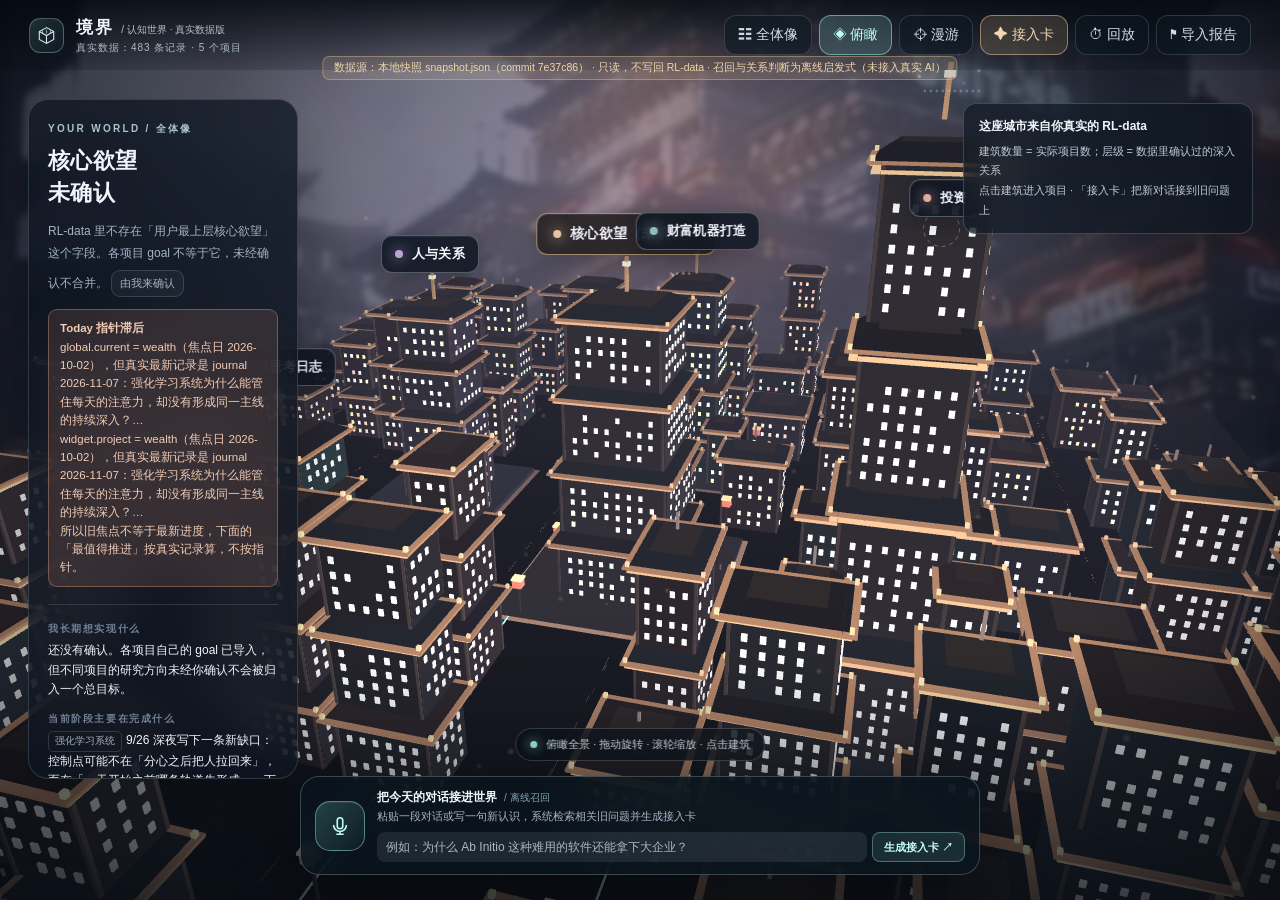
<file: world/index.html>
<!doctype html><html lang="zh-CN"><head><meta charset="utf-8"><meta name="viewport" content="width=device-width, initial-scale=1, maximum-scale=1, viewport-fit=cover"><meta name="theme-color" content="#0d1119"><title>境界 · 认知世界（真实数据版）</title>
<style>
:root{--bg:#0b101a;--ink:#eff5fa;--muted:#a7b2c2;--dim:#718095;--line:rgba(224,241,255,.14);--panel:rgba(13,21,32,.76);--aqua:#8de4dc;--gold:#e2bf8c;--border:rgba(212,232,246,.16)}
*{box-sizing:border-box}html,body{margin:0;width:100%;height:100%;overflow:hidden;font-family:Inter,'Noto Sans SC',-apple-system,BlinkMacSystemFont,'PingFang SC',sans-serif;background:#070c12;color:var(--ink);font-size:14px;-webkit-font-smoothing:antialiased}button,input{font:inherit}button{cursor:pointer}button:disabled{opacity:.5;cursor:not-allowed}button:focus-visible,input:focus-visible{outline:2px solid var(--aqua);outline-offset:3px}
#scene{position:fixed;inset:0;overflow:hidden;background:radial-gradient(circle at 53% 18%,#c7a5b7 0%,#7a7894 18%,#2b3448 47%,#0c1422 100%)}
.backdrop{position:absolute;inset:-12%;background-image:linear-gradient(180deg,rgba(24,18,29,.13) 4%,rgba(13,18,32,.63) 55%,rgba(7,11,17,.87) 95%),url('[data-uri]');background-position:center 38%;background-size:cover;filter:blur(2px) saturate(.85);opacity:.47;transform:scale(1.05);transition:filter .4s,opacity .4s}
.backdrop.fallback{filter:blur(.65px) saturate(1.02);opacity:.84}
#gl{position:absolute;inset:0;width:100%;height:100%;display:block;cursor:grab;touch-action:none}#gl:active{cursor:grabbing}
#glow{position:absolute;inset:0;pointer-events:none;width:100%;height:100%;mix-blend-mode:screen;opacity:.9}
#vignette{position:absolute;inset:0;pointer-events:none;background:linear-gradient(0deg,rgba(8,13,20,.67),transparent 27%,transparent 72%,rgba(9,14,22,.25)),radial-gradient(ellipse 70% 75% at 50% 47%,transparent 58%,rgba(5,9,15,.57) 100%)}
#labels{position:fixed;inset:0;pointer-events:none;z-index:4}.world-label{position:absolute;left:0;top:0;transform:translate(-50%,-50%);pointer-events:auto;white-space:nowrap;color:#f5f8ff;background:rgba(14,21,33,.83);border:1px solid rgba(231,244,255,.29);padding:9px 13px;border-radius:11px;box-shadow:0 6px 24px rgba(0,0,0,.24),inset 0 1px rgba(255,255,255,.07);backdrop-filter:blur(14px);display:flex;gap:9px;align-items:center;transition:opacity .3s,border-color .2s,background .2s}.world-label:hover,.world-label.active{border-color:var(--aqua);background:rgba(21,39,49,.92)}.world-label .bullet{display:block;height:8px;width:8px;border-radius:50%;box-shadow:0 0 14px currentColor}.world-label strong{font-weight:600;font-size:13px;letter-spacing:.02em}.world-label em{font-style:normal;font-size:10px;color:#adbdce;margin-left:3px}.world-label .stem{position:absolute;top:100%;left:50%;width:1px;height:23px;background:linear-gradient(rgba(230,242,251,.5),transparent);pointer-events:none}.world-label.rootlabel{background:rgba(35,31,34,.85);border-color:rgba(255,220,160,.55);padding:11px 16px}.world-label.rootlabel strong{font-size:14px}.world-label.ghost{opacity:0;pointer-events:none}
.nav{position:fixed;top:0;left:0;right:0;z-index:15;height:70px;display:flex;align-items:center;justify-content:space-between;padding:0 29px;background:linear-gradient(180deg,rgba(5,10,16,.83),rgba(5,10,16,.18));gap:18px}.branding{display:flex;align-items:center;gap:12px;white-space:nowrap}.mark{width:35px;height:35px;border:1px solid rgba(217,235,239,.28);border-radius:11px;display:grid;place-items:center;color:#cfe8e8;background:linear-gradient(135deg,rgba(147,234,224,.16),rgba(45,70,85,.12))}.mark svg{width:21px}.brandtitle{font-size:17px;font-weight:650;letter-spacing:.13em}.brandsub{color:#adbbc5;font-size:10px;letter-spacing:.1em;margin-top:2px}.navright{display:flex;align-items:center;gap:7px}.nav button{border:1px solid var(--border);color:rgba(235,243,249,.9);background:rgba(13,24,33,.6);padding:10px 13px;border-radius:12px;backdrop-filter:blur(15px);transition:background .2s,border .2s;white-space:nowrap}.nav button:hover{border-color:rgba(154,218,215,.5)}.nav button.selected{background:rgba(140,219,210,.19);border-color:rgba(140,219,210,.6);color:#bdfff3}.nav button.action{background:rgba(227,189,135,.16);border-color:rgba(241,203,151,.5);color:#f3d7b0}.nav .hint{color:#c0c9d4;font-size:11px;margin-right:8px;white-space:nowrap}.kbd{font-size:10px;color:rgba(211,224,232,.65);border:1px solid rgba(220,235,242,.2);padding:1px 5px;border-radius:4px;margin-left:5px}
#overview{position:fixed;z-index:12;top:99px;left:28px;width:270px;max-height:calc(100vh - 220px);overflow:auto;background:var(--panel);border:1px solid var(--border);border-radius:20px;box-shadow:0 23px 65px rgba(0,0,0,.25);backdrop-filter:blur(28px);padding:22px 19px 16px;scrollbar-width:thin;transition:transform .3s,opacity .3s}#overview.hidden{transform:translateX(calc(-100% - 32px));opacity:0;pointer-events:none}.eyebrow{text-transform:uppercase;letter-spacing:.23em;font-size:10px;color:#aac3cb;font-weight:650}.goal{font-size:22px;font-weight:600;line-height:1.46;letter-spacing:.02em;margin:9px 0 8px}.intro{font-size:12px;color:#a4b4c4;line-height:1.8}.sep{height:1px;background:var(--line);margin:17px 0}.countrow{display:flex;align-items:end;justify-content:space-between;margin-bottom:8px}.countrow b{font-size:15px;font-weight:600}.countrow span{font-size:11px;color:var(--muted)}.district-row{width:100%;border:1px solid transparent;border-radius:11px;background:transparent;color:#d7e3ed;text-align:left;padding:10px 9px;display:flex;align-items:center;gap:11px;transition:background .2s,border .2s}.district-row:hover,.district-row.active{background:rgba(154,213,215,.09);border-color:rgba(151,218,218,.21)}.district-row .i{height:28px;width:28px;border-radius:9px;flex-shrink:0;display:grid;place-items:center;background:rgba(211,236,240,.08);font-size:13px}.district-row .name{font-weight:600;font-size:12.5px}.district-row .status{font-size:10px;color:#93a8b9;display:block;margin-top:2px}.district-row .arrow{margin-left:auto;color:#8ba8b3}.focus{margin-top:14px;border:1px solid rgba(230,194,146,.29);border-radius:13px;background:linear-gradient(135deg,rgba(210,160,114,.12),transparent);padding:12px 13px}.focus .small{font-size:10px;color:#dac2a6;letter-spacing:.07em}.focus p{margin:7px 0 0;line-height:1.6;font-size:12.5px;color:#f0e4d2}.asidefoot{display:flex;justify-content:space-between;color:#7f96a6;font-size:10px;margin-top:16px}
#details{position:fixed;top:99px;right:28px;bottom:118px;width:350px;z-index:12;border:1px solid var(--border);border-radius:20px;background:rgba(12,20,31,.9);box-shadow:0 24px 80px rgba(0,0,0,.32);backdrop-filter:blur(30px);transform:translateX(calc(100% + 45px));transition:transform .36s cubic-bezier(.2,.8,.2,1);overflow:auto;scrollbar-width:thin}#details.show{transform:translateX(0)}.dethead{display:flex;align-items:start;justify-content:space-between;padding:24px 21px 16px;border-bottom:1px solid var(--line)}.dethead .ttl{font-size:19px;font-weight:650;letter-spacing:.04em;margin:8px 0 5px}.dethead .descr{font-size:12px;color:#a2b3c3;line-height:1.6}.close{background:rgba(240,250,255,.08);border:1px solid var(--line);color:white;border-radius:9px;width:30px;height:30px;display:grid;place-items:center}.detbody{padding:18px 21px 24px}.stage{display:flex;gap:12px;padding:12px 0;border-bottom:1px solid rgba(222,237,243,.08);cursor:pointer}.stage:last-child{border-bottom:0}.rail{display:flex;flex-direction:column;align-items:center;gap:5px}.stepdot{width:23px;height:23px;display:grid;place-items:center;border-radius:50%;border:1px solid rgba(135,221,216,.45);background:rgba(114,204,199,.13);font-size:10px;color:#cafff3;flex-shrink:0}.rail .line{flex:1;width:1px;min-height:11px;background:linear-gradient(rgba(133,217,209,.47),transparent)}.stage h4{font-size:12.5px;font-weight:600;margin:1px 0 5px}.stage p{font-size:12px;line-height:1.7;margin:0;color:#a8b9c8}.stage .deep{color:#e9ddc4;font-size:11px;margin-top:7px;line-height:1.6;display:none}.stage.expanded .deep{display:block}.footwarn{font-size:11px;color:#98aabb;line-height:1.75;margin-top:14px;padding:13px;border:1px solid rgba(213,237,245,.11);border-radius:11px}
#tip{position:fixed;z-index:11;top:103px;right:27px;max-width:290px;border:1px solid rgba(210,235,248,.2);border-radius:13px;padding:12px 15px;background:rgba(15,23,34,.66);backdrop-filter:blur(18px);color:#becdd9;font-size:11px;line-height:1.8;transition:opacity .3s}#tip b{display:block;color:#f2f6fa;font-size:12px;margin-bottom:4px}#tip.hidden{opacity:0;pointer-events:none}
#badge{position:fixed;left:50%;bottom:139px;transform:translateX(-50%);z-index:7;display:flex;align-items:center;gap:9px;border:1px solid rgba(233,227,210,.2);background:rgba(10,17,27,.66);padding:8px 14px;border-radius:30px;font-size:11px;color:#c5d2db;backdrop-filter:blur(18px);white-space:nowrap}#badge .live{width:7px;height:7px;background:#91d7cb;box-shadow:0 0 12px #91d7cb;border-radius:50%}
#dialog{position:fixed;z-index:16;bottom:25px;left:50%;transform:translateX(-50%);height:auto;min-height:79px;width:min(680px,calc(100vw - 42px));border:1px solid rgba(212,234,236,.24);border-radius:19px;background:rgba(10,20,29,.86);backdrop-filter:blur(30px);box-shadow:0 17px 68px rgba(0,0,0,.47);display:flex;align-items:center;gap:12px;padding:12px 14px}#mic{height:50px;width:50px;flex-shrink:0;border:1px solid rgba(153,236,227,.45);border-radius:15px;color:#bffff5;display:grid;place-items:center;background:linear-gradient(135deg,rgba(83,153,149,.35),rgba(45,91,111,.13));box-shadow:inset 0 1px 0 rgba(255,255,255,.08)}#mic.recording{animation:pulse 1.5s infinite}#mic svg{width:22px}.docktext{flex:1;min-width:0}.docktitle{font-size:12px;color:#f0f9fb;font-weight:650;display:flex;gap:7px;align-items:center}.docksub{font-size:10.5px;color:#a7b6c6;margin-top:4px}.sendbox{display:flex;gap:5px;margin-top:8px}#utterance{min-width:0;flex:1;border:0;background:rgba(223,245,249,.09);color:#f5fafc;border-radius:8px;padding:8px 9px;font-size:12px}#utterance::placeholder{color:#a8b8c6}#send{border-radius:8px;border:1px solid rgba(149,227,219,.38);background:rgba(112,190,184,.15);color:#c4fff6;padding:6px 11px;font-size:11px;font-weight:600}.growbutton{border:1px solid rgba(243,209,165,.3);border-radius:11px;color:#edd5b1;background:rgba(237,185,123,.1);padding:11px 13px;font-weight:600;font-size:11px;white-space:nowrap}
#proposal{position:fixed;left:50%;bottom:119px;transform:translate(-50%,16px);z-index:14;width:min(540px,calc(100vw - 44px));padding:15px;border:1px solid rgba(236,211,161,.5);background:rgba(17,23,29,.93);backdrop-filter:blur(30px);border-radius:16px;box-shadow:0 13px 55px rgba(0,0,0,.5);opacity:0;pointer-events:none;transition:opacity .3s,transform .3s}#proposal.show{opacity:1;pointer-events:auto;transform:translate(-50%,0)}#proposal .pptitle{font-size:12px;color:#efd5b6;font-weight:650;margin-bottom:7px}#proposal .pptext{font-size:12px;color:#d2e0e7;line-height:1.65}#proposal .ppactions{display:flex;gap:8px;margin-top:12px}#proposal button{font-size:11px;border-radius:8px;padding:8px 11px;color:#e9f5f5;border:1px solid rgba(223,236,245,.25);background:transparent}#proposal button.confirm{background:rgba(127,199,181,.19);color:#c8fff3;border-color:rgba(143,228,206,.5)}
.notice{position:fixed;left:50%;top:84px;z-index:35;transform:translateX(-50%) translateY(-10px);border-radius:100px;border:1px solid rgba(255,227,169,.44);background:rgba(18,24,31,.88);backdrop-filter:blur(20px);box-shadow:0 8px 30px rgba(0,0,0,.24);font-size:12px;color:#f4e4c7;padding:10px 19px;opacity:0;pointer-events:none;transition:opacity .35s,transform .35s}.notice.show{opacity:1;transform:translateX(-50%) translateY(0)}
#mobilemove{position:fixed;z-index:10;left:16px;bottom:154px;display:none;gap:7px;align-items:center}#mobilemove button{background:rgba(13,25,33,.7);border:1px solid rgba(204,232,239,.24);border-radius:12px;color:#def9f6;font-size:18px;width:44px;height:44px}
@keyframes pulse{50%{box-shadow:0 0 28px rgba(115,232,221,.68)}}
@media(max-width:1050px){.nav .hint{display:none}#overview{width:246px;left:16px}#details{right:16px;width:315px}#tip{right:16px}}
@media(max-width:720px){.nav{padding:0 13px;height:65px;gap:8px}.brandtitle{font-size:14px}.brandsub{font-size:9px}.mark{height:31px;width:31px}.branding{gap:7px}.navright{gap:4px}.navright button{padding:9px 8px;font-size:11px}.navright button#growTop{display:none}.navright button#toggleNav{font-size:11px}.kbd{display:none}#overview{top:70px;left:11px;width:min(315px,calc(100vw - 22px));bottom:138px;max-height:none;padding:18px 16px}#overview.hidden{transform:translateX(calc(-100% - 22px))}#details{top:70px;right:9px;left:9px;bottom:123px;width:auto;border-radius:16px}#tip{top:75px;right:12px;max-width:180px;padding:10px 11px;font-size:10px}#badge{bottom:131px;font-size:10px;padding:7px 11px}#dialog{bottom:12px;min-height:76px;width:calc(100vw - 18px);padding:10px;gap:9px;border-radius:17px}#mic{width:43px;height:47px}.docktitle{font-size:11px}.docksub{font-size:9px}.growbutton{padding:10px 8px;font-size:10px}#utterance{font-size:11px}.world-label{padding:7px 9px;gap:6px}.world-label strong{font-size:11px}.world-label em{display:none}.world-label.rootlabel{padding:8px 10px}.world-label.rootlabel strong{font-size:11px}#mobilemove{display:none}#tip{display:none}#proposal{bottom:112px}}
@media(max-width:375px){.branding .brandsub{display:none}.navright button{padding:8px 6px}}
@media(prefers-reduced-motion:reduce){*{animation-duration:.001s!important;transition-duration:.001s!important}}
/* ===== 新版追加样式：全体像 / 深入 / 接入卡 / 回放 / 原始数据 ===== */
.warn{margin:10px 0;padding:9px 11px;border-radius:9px;background:rgba(226,150,120,.14);border:1px solid rgba(226,150,120,.4);color:#f3cdb6;font-size:11.5px;line-height:1.6}
.ok{color:#9bd0b8}.bad{color:#e9a08f}.pend{color:#e2bf8c}
.kv{display:flex;gap:8px;font-size:11.5px;line-height:1.6;margin:3px 0}.kv b{color:var(--muted);font-weight:500;min-width:84px;flex:none}
.brief{margin:8px 0 2px}.brief h4{margin:12px 0 5px;font-size:10px;letter-spacing:.16em;color:var(--dim);font-weight:600;text-transform:uppercase}
.brief p{margin:0 0 4px;font-size:12px;line-height:1.65;color:var(--ink)}
.brief .src{font-size:10.5px;color:var(--dim)}
.chip{display:inline-block;padding:1px 6px;border-radius:5px;border:1px solid var(--border);font-size:10px;color:var(--muted);margin-right:4px}
.chip.r{border-color:rgba(226,191,140,.5);color:#e2bf8c}
.chip.g{border-color:rgba(155,208,184,.5);color:#9bd0b8}
.chip.b{border-color:rgba(141,228,220,.45);color:#8de4dc}
.qrow{display:block;width:100%;text-align:left;background:rgba(255,255,255,.03);border:1px solid var(--border);border-radius:9px;padding:8px 10px;margin:5px 0;color:var(--ink);font-size:12px;line-height:1.55}
.qrow:hover{background:rgba(255,255,255,.07)}
.qrow .m{display:block;font-size:10.5px;color:var(--dim);margin-top:3px}
.lvl{border-left:2px solid rgba(226,191,140,.45);padding:2px 0 2px 11px;margin:9px 0}
.lvl .h{font-size:10px;letter-spacing:.14em;color:var(--dim);text-transform:uppercase}
.lvl .t{font-size:12.5px;line-height:1.6;margin:2px 0 0;white-space:pre-wrap}
.lvl .cause{font-size:11px;color:#e2bf8c;line-height:1.6;margin-top:4px;background:rgba(226,191,140,.08);padding:6px 8px;border-radius:7px}
#sheet{position:fixed;inset:0;z-index:60;background:rgba(6,10,16,.93);backdrop-filter:blur(14px);display:none;overflow:auto;padding:58px 16px 90px}
#sheet.show{display:block}
#sheet .inner{max-width:880px;margin:0 auto}
#sheet h3{margin:0 0 4px;font-size:17px;font-weight:600}
#sheet .sub{color:var(--dim);font-size:11.5px;margin-bottom:14px;line-height:1.6}
#sheet .close2{position:fixed;top:14px;right:16px;z-index:61;background:rgba(20,28,40,.9);border:1px solid var(--border);color:var(--ink);border-radius:9px;padding:7px 12px}
.card2{background:rgba(255,255,255,.035);border:1px solid var(--border);border-radius:12px;padding:13px 15px;margin:10px 0}
.card2 .lb{font-size:10px;letter-spacing:.14em;color:var(--dim);text-transform:uppercase;margin-bottom:3px}
.card2 .vv{font-size:12.5px;line-height:1.65;white-space:pre-wrap}
textarea,select,#sheet input:not([type=radio]):not([type=checkbox]){width:100%;background:rgba(0,0,0,.35);border:1px solid var(--border);color:var(--ink);border-radius:9px;padding:9px 11px;font-size:12.5px;line-height:1.6}
textarea{min-height:92px;resize:vertical}
.btn2{background:rgba(141,228,220,.14);border:1px solid rgba(141,228,220,.45);color:#cdf3ef;border-radius:9px;padding:8px 14px;font-size:12px}
.btn2.sec{background:rgba(255,255,255,.04);border-color:var(--border);color:var(--muted)}
.btn2:disabled{opacity:.45}
pre.raw{background:rgba(0,0,0,.45);border:1px solid var(--border);border-radius:9px;padding:11px;font-size:11px;line-height:1.55;overflow:auto;max-height:46vh;white-space:pre-wrap;word-break:break-all;font-family:ui-monospace,SFMono-Regular,Menlo,monospace}
table.map{width:100%;border-collapse:collapse;font-size:11px}
table.map th,table.map td{border:1px solid var(--border);padding:6px 7px;text-align:left;vertical-align:top;line-height:1.5}
table.map th{color:var(--dim);font-weight:500;background:rgba(255,255,255,.03)}
#replay{position:fixed;left:50%;transform:translateX(-50%);bottom:96px;z-index:40;background:var(--panel);border:1px solid var(--border);border-radius:12px;padding:9px 14px;display:none;align-items:center;gap:10px;backdrop-filter:blur(12px);max-width:94vw}
#replay.show{display:flex}
#replay input[type=range]{width:min(42vw,300px)}
#replay .d{font-size:12px;color:#e2bf8c;font-variant-numeric:tabular-nums;min-width:82px}
#replay button{background:rgba(255,255,255,.05);border:1px solid var(--border);color:var(--muted);border-radius:8px;padding:5px 9px;font-size:11px}
.offline{position:fixed;top:56px;left:50%;transform:translateX(-50%);z-index:45;background:rgba(226,191,140,.14);border:1px solid rgba(226,191,140,.42);color:#f0d6ad;font-size:10.5px;padding:4px 11px;border-radius:7px;white-space:nowrap;max-width:94vw;overflow:hidden;text-overflow:ellipsis}
@media(max-width:720px){#sheet{padding:54px 11px 80px}.offline{font-size:9.5px}}
#sheet label input[type=radio]{width:auto;margin-right:6px;vertical-align:middle;accent-color:#8de4dc}
</style></head>
<body>
<div id="scene"><div class="backdrop" id="backdrop"></div><canvas id="gl"></canvas><canvas id="glow"></canvas><div id="vignette"></div></div><div id="labels"></div>

<header class="nav"><div class="branding"><div class="mark"><svg viewBox="0 0 32 32" fill="none" stroke="currentColor" stroke-width="1.7"><path d="M16 4L5 10v12l11 6 11-6V10zM5 10l11 6 11-6M16 16v12"/><path d="M10 12V8m6-1v6m6-1V8" opacity=".6"/></svg></div><div><div class="brandtitle">境界 <span style="font-size:10px;font-weight:400;letter-spacing:0;color:#b3bfc8">/ 认知世界 · 真实数据版</span></div><div class="brandsub" id="brandsub">正在读取 RL-data…</div></div></div><div class="navright"><button id="toggleNav">☷ 全体像</button><button id="orbit" class="selected">◈ 俯瞰</button><button id="roam">⌖ 漫游</button><button id="btnCards" class="action">✦ 接入卡</button><button id="btnReplay">⏱ 回放</button><button id="btnReport">⚑ 导入报告</button></div></header>

<div class="offline" id="offlineTag">数据源读取中</div>

<aside id="overview"><div class="eyebrow">YOUR WORLD / 全体像</div>
<h2 class="goal" id="topDesire">核心欲望<br>未确认</h2>
<p class="intro" id="topDesireNote"></p>
<div id="lagWarn"></div>
<div class="sep"></div>
<div class="brief" id="brief"></div>
<div class="sep"></div>
<div class="countrow"><b id="districtCount">研究区域</b><span>点击前往建筑</span></div>
<div id="districtList"></div>
<div class="asidefoot"><span id="srcFoot">—</span><span>v1.0</span></div></aside>

<div id="tip"><b>这座城市来自你真实的 RL-data</b>建筑数量 = 实际项目数；层级 = 数据里确认过的深入关系<br>点击建筑进入项目 · 「接入卡」把新对话接到旧问题上</div>

<aside id="details"><div class="dethead"><div><div class="eyebrow" id="detEn">DISTRICT</div><div class="ttl" id="detTitle"></div><div class="descr" id="detDesc"></div></div><button class="close" id="closeDet" aria-label="关闭">×</button></div><div class="detbody" id="detBody"></div></aside>

<div id="badge"><span class="live"></span><span id="modeHint">从高处看见所有方向 · 可拖动旋转</span></div>
<div id="mobilemove"><button data-move="forward">↑</button><button data-move="left">←</button><button data-move="back">↓</button><button data-move="right">→</button></div>

<div id="replay"><button id="rpOff">退出回放</button><input type="range" id="rpRange" min="0" max="1" value="1"><span class="d" id="rpDate">—</span></div>

<div id="dialog"><button id="mic" title="浏览器语音听写（不是接入 AI）" aria-label="开始语音听写"><svg viewBox="0 0 24 24" fill="none" stroke="currentColor" stroke-width="1.75"><rect x="9" y="3" width="6" height="12" rx="3"/><path d="M5 11a7 7 0 0014 0M12 18v3m-4 0h8"/></svg></button><div class="docktext"><div class="docktitle">把今天的对话接进世界 <span style="font-weight:400;color:#81a5b4;font-size:10px">/ 离线召回</span></div><div class="docksub" id="voiceNote">粘贴一段对话或写一句新认识，系统检索相关旧问题并生成接入卡</div><div class="sendbox"><input id="utterance" placeholder="例如：为什么 Ab Initio 这种难用的软件还能拿下大企业？" aria-label="输入今天的新认识"><button id="send">生成接入卡 ↗</button></div></div></div>

<div class="notice" id="toast"></div>
<div id="sheet"><button class="close2" id="closeSheet">× 关闭</button><div class="inner" id="sheetInner"></div></div>
<script>
'use strict';
/* 境界 · 认知世界：真实数据层 / 认知关系层 / 可视化世界三层分离。WebGL 渲染沿用原 3D 城市原型。 */
const canvas=document.getElementById('gl'), nativeGL=canvas.getContext('webgl',{alpha:true,antialias:true,preserveDrawingBuffer:false,depth:true});
const gl=nativeGL || new Proxy({getShaderParameter:()=>true,getProgramParameter:()=>true,getAttribLocation:()=>0,createShader:()=>({}),createProgram:()=>({}),createBuffer:()=>({}),getUniformLocation:()=>null},{get:(obj,key)=>key in obj?obj[key]:()=>null});
const glow=document.getElementById('glow'),ctx=glow.getContext('2d');
// 加载期就被 resize() 读到，所以提前声明
var worldMode='orbit',overviewShown=innerWidth>720,buildStart=performance.now(),changing=0;
/* ============================================================
   第一层：真实数据层（无损导入）
   原始 JSON 全文保存在 RAW.files，任何界面都能回到原文。
   ============================================================ */
const RAW={files:{},meta:{},source:''};
const GH='https://raw.githubusercontent.com/Vicki257/rl-data/main/data/';
const TOPLEVEL=['global.json','widget.json','status.json','history.json','methods.json','bottleneck.json','projects/index.json'];
const PERPROJ=['project.json','rows.json','current.json','iteration.json'];

async function fetchJSON(u){const r=await fetch(u,{cache:'no-store'});if(!r.ok)throw new Error(r.status+' '+u);return r.json()}

// 项目从 projects/index.json 发现，不写死五个项目
async function loadLive(){
  const files={};
  for(const f of TOPLEVEL){try{files[f]=await fetchJSON(GH+f)}catch(e){if(f==='projects/index.json')throw e}}
  const idx=files['projects/index.json']||[];
  for(const p of idx){for(const f of PERPROJ){
    const rel='projects/'+p.id+'/'+f;
    try{files[rel]=await fetchJSON(GH+rel)}catch(e){/* 该项目没有这个文件：记录缺失，不编造 */}
  }}
  RAW.files=files;RAW.meta={source:'live',generatedAt:new Date().toISOString(),fileCount:Object.keys(files).length};RAW.source='GitHub 实时读取（只读）';
}
async function loadSnapshot(){
  const s=await fetchJSON('snapshot.json');
  RAW.files=s.files;RAW.meta=s.meta;RAW.source='本地快照 snapshot.json（commit '+String(s.meta.commit||'?').slice(0,7)+'）';
}
async function loadRaw(){
  const pref=localStorage.getItem('rlworld.source')||'snapshot';
  const order=pref==='live'?[loadLive,loadSnapshot]:[loadSnapshot,loadLive];
  let err=null;
  for(const fn of order){try{await fn();return}catch(e){err=e}}
  throw err||new Error('没有可用数据源');
}

/* ---------- 稳定标识：日期不唯一、下标会变，所以用 来源+日期+内容指纹 ---------- */
function h8(s){let h=0x811c9dc5;s=String(s);for(let i=0;i<s.length;i++){h^=s.charCodeAt(i);h=Math.imul(h,0x01000193)>>>0}return('0000000'+h.toString(16)).slice(-8)}
function rid(kind,proj,date,text){return kind+':'+proj+':'+(date||'nodate')+':'+h8(text)}

/* ---------- 导入：每个项目按自己实际存在的字段读，不假设字段一致 ---------- */
const IMP={projects:[],recs:{},byProj:{},issues:{dup:[],unmatched:[],missing:[],lag:[]},order:[]};

function put(rec){
  if(IMP.recs[rec.id]){
    const old=IMP.recs[rec.id];
    const same=JSON.stringify(old.raw)===JSON.stringify(rec.raw);
    IMP.issues.dup.push({id:rec.id,same,a:old.src,b:rec.src});
    if(same)return old;                 // 重复导入不重复建节点
    rec.id=rec.id+'~'+h8(JSON.stringify(rec.raw)); // 同指纹不同内容：另立一条，不合并
  }
  IMP.recs[rec.id]=rec;IMP.order.push(rec.id);
  (IMP.byProj[rec.proj]=IMP.byProj[rec.proj]||[]).push(rec.id);
  return rec;
}
const F=p=>RAW.files[p];

function runImport(){
  IMP.projects=[];IMP.recs={};IMP.byProj={};IMP.order=[];IMP.issues={dup:[],unmatched:[],missing:[],lag:[]};
  const index=F('projects/index.json')||[];
  for(const meta of index){
    const id=meta.id, P=F('projects/'+id+'/project.json');
    if(!P){IMP.issues.missing.push('projects/'+id+'/project.json');continue}
    const rows=F('projects/'+id+'/rows.json')||[], cur=F('projects/'+id+'/current.json')||null, it=F('projects/'+id+'/iteration.json')||null;
    if(!F('projects/'+id+'/rows.json'))IMP.issues.missing.push('projects/'+id+'/rows.json');
    // 每个项目自己的完成判据与证据口径
    const done=Array.isArray(P.done)?P.done:[], states=Array.isArray(P.states)?P.states:[];
    const hasEv=rows.some(r=>typeof r.ev==='number');
    const proj={id,name:meta.name||P.name||id,state:meta.state,goal:P.goal||'',reward:P.reward||'',reality:P.reality||'',
      mainline:P.mainline||null,doing:P.doing||null,insights:P.insights||[],columns:P.columns||[],labels:P.labels||{},
      done,states,hasEv,evScale:hasEv?'本项目 rows[].ev 存在（0–5 口径仅在定义过的项目内使用）':'本项目没有 ev 字段，不套用其他项目的证据等级',
      sop:P.sop||null,tracks:P.tracks||[],mains:P.mains||[],cos:(P.sop&&P.sop.cos)||[],ppl:P.ppl||[],gaps:P.gaps||[],
      current:cur,iteration:it,rowCount:rows.length,raw:P};
    IMP.projects.push(proj);

    rows.forEach((r,i)=>{
      const q=(r.q||'').trim();
      const rec={kind:'row',proj:id,date:r.date||'',title:q||'（无问题文本）',
        id:rid('row',id,r.date,q||('idx'+i)),
        src:{path:'projects/'+id+'/rows.json',idx:i,note:'下标仅作溯源，不作长期 ID'},
        state:r.f||'',open:!done.includes(r.f),closedAt:r.closedAt||null,
        ev:(typeof r.ev==='number')?r.ev:null, main:r.main||null, cols:r.cols||{}, raw:r};
      if(!q)IMP.issues.unmatched.push({why:'rows 里没有问题文本，无法建稳定 ID 之外的认知节点',src:rec.src});
      put(rec);
    });

    // SOP 流程节点：是流程，不是认知问题 —— kind 单独标记
    if(P.sop&&Array.isArray(P.sop.nodes))P.sop.nodes.forEach(n=>put({kind:'sopnode',proj:id,date:'',title:n.name||n.id,
      id:'sop:'+id+':'+n.id,src:{path:'projects/'+id+'/project.json',idx:'sop.nodes'},sopKind:n.kind||'',raw:n}));
    // tracks：可能自带整条逻辑链（节点 + 边），这是数据里已有的结构
    (P.tracks||[]).forEach((t,ti)=>{
      put({kind:'track',proj:id,date:'',title:t.name||t.id,id:'track:'+id+':'+h8(t.name||t.id),
        src:{path:'projects/'+id+'/project.json',idx:'tracks['+ti+']'},raw:t});
      (t.sops||[]).forEach((s,si)=>{
        if(s.ref)return; // 引用原 SOP，不复制
        const cid='chain:'+id+':'+h8(s.name||('sop'+si));
        put({kind:'chain',proj:id,date:'',title:s.name||('候选 SOP '+si),id:cid,version:s.version||'',when:s.when||'',
          src:{path:'projects/'+id+'/project.json',idx:'tracks['+ti+'].sops['+si+']'},raw:s});
        (s.nodes||[]).forEach(n=>put({kind:'layer',proj:id,date:'',title:n.name||n.id,chain:cid,nodeId:n.id,
          id:cid+':'+n.id,q:n.q||n.whole||'',src:{path:'projects/'+id+'/project.json',idx:'tracks['+ti+'].sops['+si+'].nodes'},raw:n}));
      });
    });
    (P.mains||[]).forEach((m,i)=>put({kind:'main',proj:id,date:'',title:m.name||m.id,id:'main:'+id+':'+m.id,
      src:{path:'projects/'+id+'/project.json',idx:'mains['+i+']'},state:m.st||'',raw:m}));
    // 公司研究档案：深层原始材料（steps/meta/revs）整条保留
    ((P.sop&&P.sop.cos)||[]).forEach((c,i)=>put({kind:'case',proj:id,date:c.base||'',title:c.name||c.id,id:'case:'+id+':'+c.id,
      src:{path:'projects/'+id+'/project.json',idx:'sop.cos['+i+']'},verdict:c.verdict||'',state:c.state||'',raw:c}));
    (P.ppl||[]).forEach((p,i)=>put({kind:'person',proj:id,date:'',title:p.name||('人物'+i),id:'ppl:'+id+':'+h8(p.name||i),
      src:{path:'projects/'+id+'/project.json',idx:'ppl['+i+']'},raw:p}));
    if(it){
      (it.gates||[]).forEach((g,i)=>put({kind:'gate',proj:id,date:(g.decision&&String(g.decision.at||'').slice(0,10))||'',
        title:g.title||('判断卡'+i),id:'gate:'+id+':'+h8(g.title||i),src:{path:'projects/'+id+'/iteration.json',idx:'gates['+i+']'},
        decided:!!(g.decision&&g.decision.option),raw:g}));
      (it.advice||[]).forEach((a,i)=>put({kind:'advice',proj:id,date:'',title:(typeof a==='string'?a:a.text||'').slice(0,60),
        id:'adv:'+id+':'+h8(typeof a==='string'?a:JSON.stringify(a)),src:{path:'projects/'+id+'/iteration.json',idx:'advice['+i+']'},raw:a}));
    }
  }
  // 跨项目：历史、方法库
  (F('history.json')||[]).forEach((h,i)=>put({kind:'hist',proj:h.proj||'other',date:h.date||'',title:(h.text||'').slice(0,80),
    id:rid('hist',h.proj||'other',h.date,h.text||i),src:{path:'history.json',idx:i},raw:h}));
  (((F('methods.json')||{}).methods)||[]).forEach((m,i)=>put({kind:'method',proj:m.proj||'通用',date:'',title:m.name||m.id,
    id:'m:'+m.id,src:{path:'methods.json',idx:i},cat:m.cat||'',refs:m.refs||[],raw:m}));

  // Today 指针是否滞后：拿指针日期和真实最新记录比
  const g=F('global.json')||{},w=F('widget.json')||{};
  const latest=IMP.order.map(i=>IMP.recs[i]).filter(r=>r.kind==='row'&&r.date).sort((a,b)=>b.date.localeCompare(a.date))[0];
  for(const [name,ptr] of [['global.current',g.current],['widget.project',w.project]]){
    if(!ptr)continue;
    const f=(IMP.projects.find(p=>p.id===ptr)||{}).current;
    const d=(f&&(f.rowDate||(f.focus&&f.focus.date)))||'';
    if(latest&&d&&d<latest.date)IMP.issues.lag.push({pointer:name,value:ptr,pointerDate:d,latestDate:latest.date,latestProj:latest.proj,latestQ:latest.title});
  }
  return IMP;
}
const recs=()=>IMP.order.map(i=>IMP.recs[i]);
const rowsOf=p=>(IMP.byProj[p]||[]).map(i=>IMP.recs[i]).filter(r=>r.kind==='row');
const openRows=p=>rowsOf(p).filter(r=>r.open);

/* ============================================================
   第二层：认知关系层（与原始数据分开保存，只写本地，不碰 RL-data）
   区分三件事：关系类型 rel / 认知事件 kind / 证据状态 ev
   ============================================================ */
const REL={explore:'探索',deeper:'下一层',hypothesis:'假设',evidence:'证据',challenge:'挑战',revise:'修正',resolve:'解决',tradeoff:'取舍',verify:'验证'};
const EVST={none:'未碰现实',claimed:'仅本人观察',partial:'部分证据',verified:'现实验证过',refuted:'被现实否掉'};
const CKEY='rlworld.cog.v2';
let COG={ver:2,topDesire:null,nodes:{},edges:{},events:[],inbox:[],seeded:false};

function saveCog(){try{localStorage.setItem(CKEY,JSON.stringify(COG))}catch(e){notice('本地保存失败：'+e.message)}}
function loadCog(){try{const s=localStorage.getItem(CKEY);if(s){const o=JSON.parse(s);if(o&&o.ver===2)COG=o}}catch(e){}}
function ev(kind,o){COG.events.push(Object.assign({id:'e'+(COG.events.length+1)+'-'+h8(kind+Date.now()+Math.random()),at:new Date().toISOString(),kind},o));}

// 边：why 必填（为什么它能推进/挑战旧问题）。没有理由就不建边。
function addEdge(from,to,rel,why,opt){
  if(!why||!why.trim())return null;
  const id='E:'+rel+':'+h8(from+'>'+to+':'+rel);
  if(COG.edges[id]){Object.assign(COG.edges[id],opt||{});return COG.edges[id]}
  COG.edges[id]=Object.assign({id,from,to,rel,why:why.trim(),confirm:'pending',ev:'none',at:new Date().toISOString(),src:'manual'},opt||{});
  return COG.edges[id];
}
function node(id,o){if(!COG.nodes[id])COG.nodes[id]=Object.assign({id,createdAt:new Date().toISOString()},o);else Object.assign(COG.nodes[id],o);return COG.nodes[id]}

/* ---------- 建初始认知地图：数据里确定的直接显示，不确定的标「待确认」 ---------- */
function seedCognition(){
  // 用户最上层核心欲望：数据里没有，不替用户编造，也不把某个项目目标升格成总目标
  if(!COG.topDesire)COG.topDesire={text:'',confirmed:false,note:'RL-data 里不存在「用户最上层核心欲望」这个字段。各项目 goal 不等于它，未经确认不合并。'};
  for(const p of IMP.projects){
    node('desire:'+p.id,{kind:'desire',proj:p.id,title:p.goal||('（'+p.name+' 未写 goal）'),src:'projects/'+p.id+'/project.json#goal',confirm:'from-data'});
    if(p.doing&&(p.doing.what||typeof p.doing==='string'))
      node('stage:'+p.id,{kind:'stage',proj:p.id,title:(typeof p.doing==='string'?p.doing:p.doing.what),src:'projects/'+p.id+'/project.json#doing',confirm:'from-data'});
    if(p.mainline&&p.mainline.main){
      node('line:'+p.id,{kind:'direction',proj:p.id,title:p.mainline.main,src:'projects/'+p.id+'/project.json#mainline.main',confirm:'from-data'});
      addEdge('desire:'+p.id,'line:'+p.id,'deeper','project.json 里 mainline.main 就挂在这个项目目标下，是数据自带的结构，不是推断。',{confirm:'from-data',src:'data'});
    }
    // mains / tracks 作为研究方向
    for(const r of (IMP.byProj[p.id]||[]).map(i=>IMP.recs[i])){
      if(r.kind==='main'||r.kind==='track'){
        node(r.id,{kind:'direction',proj:p.id,title:r.title,src:r.src.path+'#'+r.src.idx,confirm:'from-data'});
        addEdge('desire:'+p.id,r.id,'deeper','它写在同一个 project.json 的 '+r.src.idx+' 里，属于这个项目自己的研究方向划分。',{confirm:'from-data',src:'data'});
      }
      if(r.kind==='chain')node(r.id,{kind:'direction',proj:p.id,title:r.title,src:r.src.path,confirm:'from-data'});
    }
    // 问题节点：只有数据明确写了归属才连；写不出理由的一律进「待分类探索」
    for(const r of rowsOf(p.id)){
      node(r.id,{kind:'question',proj:p.id,title:r.title,date:r.date,state:r.state,open:r.open,src:r.src.path+'['+r.src.idx+']',confirm:'from-data'});
      if(r.main&&COG.nodes['main:'+p.id+':'+r.main]){
        addEdge('main:'+p.id+':'+r.main,r.id,'deeper','rows 这一行自带 main="'+r.main+'"，归属由数据直接给出。',{confirm:'from-data',src:'data'});
      }else{
        COG.nodes[r.id].orphan=true; // 没有父节点，暂不强连
      }
    }
    // 逻辑链：nodes/edges 是数据里已有的层级，按原边导入，并记下「为什么是下一层」
    for(const c of (IMP.byProj[p.id]||[]).map(i=>IMP.recs[i]).filter(x=>x.kind==='chain')){
      const ns={};for(const l of recs().filter(x=>x.kind==='layer'&&x.chain===c.id)){ns[l.nodeId]=l;node(l.id,{kind:'question',proj:p.id,title:l.title,q:l.q,src:l.src.path,chain:c.id,confirm:'from-data'})}
      for(const e of (c.raw.edges||[])){
        const a=c.id+':'+e[0],b=c.id+':'+e[1];
        if(!COG.nodes[a]||!COG.nodes[b])continue;
        addEdge(a,b,'deeper','这条边写在 '+c.title+' 的 edges 里：'+(ns[e[1]]&&ns[e[1]].q?'下一层要回答「'+String(ns[e[1]].q).split('\n')[0]+'」，不回答它，上一层只停在标题。':'数据自带层级。'),{confirm:'from-data',src:'data'});
      }
      addEdge('desire:'+p.id,c.id,'explore',c.when?('tracks 里写明适用范围：'+String(c.when).slice(0,90)):'数据把它挂在这个项目下。',{confirm:'from-data',src:'data'});
    }
    // 公司研究档案：证据链整条保留，结论状态用它自己的 verdict，不套别的项目
    for(const c of (IMP.byProj[p.id]||[]).map(i=>IMP.recs[i]).filter(x=>x.kind==='case')){
      node(c.id,{kind:'case',proj:p.id,title:c.title,verdict:c.verdict,src:c.src.path+'#'+c.src.idx,confirm:'from-data'});
    }
  }
  COG.seeded=true;
}
/* ---------- 候选跨日 / 跨项目关联：全部来自真实记录，默认「待确认」 ----------
   找不到对应记录就进入待处理队列，不伪造连接。 */
function findRow(proj,date,sub){
  return rowsOf(proj).find(r=>r.date===date&&r.title.indexOf(sub)>=0)||rowsOf(proj).find(r=>r.title.indexOf(sub)>=0)||null;
}
function findLayer(sub){return recs().find(r=>r.kind==='layer'&&(r.title.indexOf(sub)>=0))||null}
const CAND=[
 {a:['journal','2026-11-07','管住每天的注意力'],b:['rl','2026-07-06','注意力总在切换'],rel:'challenge',ev:'claimed',
  why:'旧行 7/06 把「注意力靠管理时间管不住」这条收成「够用了」并关闭；11/07 的记录承认注意力确实改善（短视频减少、能持续迭代），但同时指出问题之间没有连接、每天开新方向。它挑战的不是旧结论，而是旧行的完成判据——注意力被管住并不等于主线在长。'},
 {a:['journal','2026-11-07','第二天醒来'],b:['rl','2026-10-27','不知道应该优先解决哪一个'],rel:'deeper',ev:'claimed',
  why:'10/27 那行卡在「面对多个项目和大量未解决问题，判断不出真正的瓶颈」。11/07 指出缺的是一层区分：长期欲望 / 当前阶段必须完成的 / 当天偶发兴趣。不先把这三者分开，就只能按优先分排序，答不了「为什么是这一个」。这是旧问题的下一层未知。'},
 {a:['journal','2026-11-07','语音可能是 RL-app 的核心入口'],b:['rl','2026-10-26','缺少即时吸引力'],rel:'challenge',ev:'claimed',
  why:'旧行（也是 rl 当前焦点）假设靠 SOP 拟人化、养成游戏让人愿意回来。11/07 的本人使用反馈给出另一个解释：没有语音入口时只在想查进度时才打开，真实思考发生在 ChatGPT 里——瓶颈可能在入口成本，不在游戏化。证据等级只能到「本人观察」，因为自有 App 内的语音体验、成本、持续使用都还没验证。'},
 {a:['journal','2026-11-07','需要专用 AI 硬件吗'],bLayer:'第5层 · 形成战略取舍',rel:'tradeoff',ev:'claimed',
  why:'AI 深度思考逻辑链 V2 第5层要求说清做什么、不做什么、为什么。11/07 这条正是在这一层做了一次取舍：先不做硬件，优先语音、长期状态、思考树。放在这一层，而不是新开一条树枝。'},
 {a:['journal','2026-11-07','管住每天的注意力'],b:['wealth','2026-10-27','持续捕获价值'],rel:'explore',ev:'none',
  why:'跨项目候选：财富机器那行问的是规模扩大后如何持续捕获价值，前提是产品真能让人长期用下去；11/07 恰好指出「长期留存靠的是主线连续生长，不是记录数量」。两者可能共用同一个未知，但现在只是方向上的相关，没有任何共同证据，所以保持「探索 / 待确认」，不并入统一总目标。'},
 {aLayer:'第4层 · 长期执行（正在研究）',bMethod:'m-004',rel:'evidence',ev:'partial',
  why:'教育逻辑链 V4 第4层提出的候选机制②「未完成效应」与方法库 m-004「悬而未决问题机制」是同一机制，而 m-004 带 7/6 的真实来源记录。所以第4层这半边不是空想，已有一条自己的历史依据；①「内部反馈」那半边仍然没有。'},
 {aLayer:'第4层 · 长期执行（正在研究）',b:['rl','2026-10-26','仍觉得没有真正学会'],rel:'deeper',ev:'claimed',
  why:'第4层①「内部反馈：没有外部成果也能识别自己的真实进步」要落地，必须先回答 10/26 那行的现象：AI 替人做完研究后用户为什么仍觉得没学会。不解释这个落差，内部反馈就只能是一句口号。'},
];
function seedCandidates(){
  for(const c of CAND){
    const A=c.aLayer?findLayer(c.aLayer):findRow(c.a[0],c.a[1],c.a[2]);
    const B=c.bLayer?findLayer(c.bLayer):c.bMethod?IMP.recs['m:'+c.bMethod]:findRow(c.b[0],c.b[1],c.b[2]);
    if(!A||!B){IMP.issues.unmatched.push({why:'候选关联找不到对应真实记录，不建边',want:JSON.stringify(c.a||c.aLayer)+' → '+JSON.stringify(c.b||c.bLayer||c.bMethod)});continue}
    if(!COG.nodes[A.id])node(A.id,{kind:'question',proj:A.proj,title:A.title,date:A.date,src:A.src&&A.src.path,confirm:'from-data'});
    if(!COG.nodes[B.id])node(B.id,{kind:B.kind==='method'?'method':'question',proj:B.proj,title:B.title,date:B.date,src:B.src&&B.src.path,confirm:'from-data'});
    const e=addEdge(A.id,B.id,c.rel,c.why,{ev:c.ev,src:'candidate'});
    if(e&&e.confirm==='pending'&&!COG.events.some(x=>x.edge===e.id))ev('proposed',{edge:e.id,note:'导入时生成的候选关联，等用户确认'});
  }
}

/* ============================================================
   召回与接入卡（离线启发式，不是真实 AI）
   ============================================================ */
const STOP=/[的了是在和与及对把为把被就都也很还又更要会能可不没有一个这那什么怎么如何以及从到向]/g;
function toks(s){s=String(s||'').toLowerCase().replace(/\s+/g,'');const out=new Set();
  const clean=s.replace(STOP,'');
  for(let i=0;i<clean.length-1;i++){const b=clean.slice(i,i+2);if(/[一-龥]{2}/.test(b))out.add(b)}
  for(const w of s.match(/[a-z0-9][a-z0-9\-\.]{1,}/g)||[])out.add(w);
  return out}
function overlap(a,b){let n=0;for(const t of a)if(b.has(t))n++;return n}

// 词权重：全语料里越常见的词越不值钱（IDF），避免「真正/打开/问题」这类词把无关记录顶上来
let DF=null,NDOC=0;
function buildDF(){
  DF=Object.create(null);NDOC=0;
  for(const r of recs()){
    if(!['row','layer','case','method','hist','main','chain'].includes(r.kind))continue;
    NDOC++;const seen=hayOf(r);
    for(const t of seen)DF[t]=(DF[t]||0)+1;
  }
}
function hayOf(r){
  if(r._hay)return r._hay;
  const title=r.title+' '+(r.q||'');
  const body=JSON.stringify(r.cols||'')+' '+(r.kind==='method'?JSON.stringify(r.raw):'')+' '+(r.kind==='case'?(r.raw.why||'')+(r.raw.sum||''):'');
  const H=toks(title),B=toks(body);
  r._hayTitle=H;r._hay=new Set([...H,...B]);return r._hay;
}
function idf(t){return Math.log((NDOC+1)/((DF&&DF[t]||0)+1))}
// 打分：标题命中 > 正文命中，罕见词权重高。只做召回，不下结论。
function recall(text,limit){
  if(!DF)buildDF();
  const T=toks(text),today='2026-11-09';
  const cands=[];
  for(const r of recs()){
    if(!['row','layer','case','method','hist','main','chain'].includes(r.kind))continue;
    const hay=hayOf(r),ht=r._hayTitle;
    let w=0,hit=0,words=[],mx=0;
    for(const t of T){
      if(!hay.has(t))continue;
      hit++;words.push(t);
      const rare=idf(t);                       // 常见词接近 0，罕见词 4~6
      if(rare>mx)mx=rare;
      w+=rare*(ht.has(t)?2.2:1)*(/^[a-z0-9]/.test(t)?1.8:1);   // 标题命中、英文/代号命中更重
    }
    // 只靠「真正 / 打开 / 产品」这类常见词凑出来的命中，一律丢掉：宁可召不回，也不给错关联
    if(w<2.5||!(mx>=3.8||hit>=5))continue;
    let s=w*4;
    if(r.kind==='row'&&r.open)s+=12; if(r.kind==='row'&&!r.open)s-=8;
    if(r.kind==='layer')s+=6;
    const P=IMP.projects.find(p=>p.id===r.proj);
    const f=P&&P.current&&P.current.focus;
    if(f&&r.date===f.date&&r.title===f.q)s+=10;
    if(r.date)s+=Math.max(0,6-Math.round((Date.parse(today)-Date.parse(r.date))/(86400000*30)));
    s=Math.round(s);
    cands.push({r,score:s,hit,words,conf:s>=120?'高':s>=60?'中':'低'});
  }
  return cands.sort((a,b)=>b.score-a.score).slice(0,limit||6);
}
function guessRel(text){
  const t=String(text);
  if(/没想到|反而|居然|竟然|矛盾|其实不是|不对|怀疑/.test(t))return 'challenge';
  if(/数据|实测|真实反馈|用户说|跑了|结果是|证明/.test(t))return 'evidence';
  if(/假设|也许|可能|猜/.test(t))return 'hypothesis';
  if(/不做|先做|取舍|优先|放弃/.test(t))return 'tradeoff';
  if(/为什么|怎么|如何/.test(t))return 'deeper';
  return 'explore';
}
function guessEv(text){
  if(/现实|上线|真实用户|实测|跑完|真人反馈/.test(text))return 'partial';
  if(/我自己|本人|我发现|我用/.test(text))return 'claimed';
  return 'none';
}
// 接入卡：九个字段，缺一不可；关系理由必须写得出来才允许确认
function makeCard(text){
  const hits=recall(text,5);
  const rel=guessRel(text),evs=guessEv(text);
  return {id:'C'+h8(text+Date.now()),at:new Date().toISOString(),
    source:{kind:'粘贴的对话/记录',text},
    hits:hits.map(h=>({id:h.r.id,title:h.r.title,proj:h.r.proj,date:h.r.date,kind:h.r.kind,open:!!h.r.open,
      oldView:oldViewOf(h.r),score:h.score,conf:h.conf,words:h.words.slice(0,6)})),
    weak:!hits.length||hits[0].score<120,
    pick:hits.length&&hits[0].score>=120?hits[0].r.id:null, rel, ev:evs,
    why:'', newView:'', confirm:'draft',
    note:!hits.length?'没有召回到相关旧节点：这条会进入「待分类探索」，不强行挂到任何方向下。':
      (hits[0].score<120?'召回到的旧节点相关度都不高（最高 '+hits[0].score+' 分，只靠少数词面重叠）。这多半说明 RL-data 里还没有这个话题的旧问题。建议存为「待分类探索」，不要硬挂。':'')};
}
// 旧节点原来的判断或未知
function oldViewOf(r){
  if(r.kind==='row'){
    const c=r.cols||{};
    const parts=[];
    if(c['结论'])parts.push('结论：'+c['结论']);
    if(c['为什么要改动'])parts.push('为什么要改动：'+String(c['为什么要改动']).slice(0,120));
    if(c['改后验证'])parts.push('改后验证：'+String(c['改后验证']).slice(0,120));
    if(c['假设'])parts.push('假设：'+c['假设']);
    if(c['依据与验证状态'])parts.push('依据：'+c['依据与验证状态']);
    const P=IMP.projects.find(p=>p.id===r.proj)||{};
    parts.push('状态：'+(r.state||'?')+(r.open?'（本项目判据下仍未完成）':'（本项目 done 判据里算完成'+(r.closedAt?'，关闭于 '+r.closedAt.slice(0,10):'')+'）'));
    if(c['碰现实了吗'])parts.push('碰现实了吗：'+c['碰现实了吗']);
    return parts.join('\n')||'（这一行除问题文本外没有填内容）';
  }
  if(r.kind==='layer')return (r.q||'（这一层没写内容）');
  if(r.kind==='method')return r.raw.what||'';
  if(r.kind==='case')return '判断：'+(r.verdict||'?')+'\n'+(r.raw.sum||'');
  return r.title;
}
const vs=`attribute vec3 position;attribute vec3 normal;attribute vec4 col;uniform mat4 viewProj;uniform vec3 shift;uniform float rise;varying vec3 vCol;varying float vEmit;varying float vFog;varying float vShade;void main(){vec3 p=position;p.y*=rise;p+=shift;vec4 clip=viewProj*vec4(p,1.0);gl_Position=clip;vCol=col.rgb;vEmit=col.a;vec3 n=normalize(normal);vShade=0.54+0.45*max(0.0,dot(n,normalize(vec3(-0.65,1.0,0.7))));vFog=clamp((clip.w-34.0)/150.0,0.0,0.57);}`;
const fs=`precision mediump float;varying vec3 vCol;varying float vEmit;varying float vFog;varying float vShade;uniform vec3 fogColor;void main(){vec3 c=vCol*(vShade+vEmit*1.6);c=mix(c,fogColor,vFog);gl_FragColor=vec4(c,1.0);}`;
function makeShader(type,src){const s=gl.createShader(type);gl.shaderSource(s,src);gl.compileShader(s);if(!gl.getShaderParameter(s,gl.COMPILE_STATUS))throw new Error(gl.getShaderInfoLog(s));return s}
let prog;if(nativeGL){prog=gl.createProgram();gl.attachShader(prog,makeShader(gl.VERTEX_SHADER,vs));gl.attachShader(prog,makeShader(gl.FRAGMENT_SHADER,fs));gl.linkProgram(prog);if(!gl.getProgramParameter(prog,gl.LINK_STATUS))throw new Error(gl.getProgramInfoLog(prog));gl.useProgram(prog);gl.enable(gl.DEPTH_TEST);gl.depthFunc(gl.LEQUAL);gl.disable(gl.CULL_FACE)}else{prog={};document.getElementById('backdrop').classList.add('fallback');document.getElementById('roam').disabled=true;setTimeout(()=>notice('当前浏览器禁用了 WebGL，已切换图片预览；最新版 Safari 或 Chrome 可体验 3D 漫游'),850)}
const aloc={position:gl.getAttribLocation(prog,'position'),normal:gl.getAttribLocation(prog,'normal'),col:gl.getAttribLocation(prog,'col')};const uloc={viewProj:gl.getUniformLocation(prog,'viewProj'),shift:gl.getUniformLocation(prog,'shift'),rise:gl.getUniformLocation(prog,'rise'),fogColor:gl.getUniformLocation(prog,'fogColor')};
function rgb(hex){let c=hex.replace('#','');return [parseInt(c.slice(0,2),16)/255,parseInt(c.slice(2,4),16)/255,parseInt(c.slice(4,6),16)/255]}
function shade(hex,factor){return rgb(hex).map(n=>Math.max(0,Math.min(1,n*factor)))}
class Builder{constructor(){this.verts=[];this.norms=[];this.cols=[]} tri(a,b,c,color,em=0){const v1=[b[0]-a[0],b[1]-a[1],b[2]-a[2]],v2=[c[0]-a[0],c[1]-a[1],c[2]-a[2]];let n=[v1[1]*v2[2]-v1[2]*v2[1],v1[2]*v2[0]-v1[0]*v2[2],v1[0]*v2[1]-v1[1]*v2[0]],l=Math.hypot(...n)||1;n=n.map(q=>q/l);for(let p of [a,b,c]){this.verts.push(...p);this.norms.push(...n);this.cols.push(...color,em)}}quad(a,b,c,d,color,em=0){this.tri(a,b,c,color,em);this.tri(a,c,d,color,em)}box(x,y,z,w,h,d,col,em=0){if(h<=0)return;const x0=x-w/2,x1=x+w/2,y0=y,y1=y+h,z0=z-d/2,z1=z+d/2,p=[[x0,y0,z0],[x1,y0,z0],[x1,y0,z1],[x0,y0,z1],[x0,y1,z0],[x1,y1,z0],[x1,y1,z1],[x0,y1,z1]];[[0,1,5,4],[1,2,6,5],[2,3,7,6],[3,0,4,7],[4,5,6,7],[3,2,1,0]].forEach(face=>this.quad(...face.map(i=>p[i]),col,em))}roof(x,y,z,w,d,h,base){const e=0.46;const A=[x-w/2-e,y,z-d/2-e],B=[x+w/2+e,y,z-d/2-e],C=[x+w/2+e,y,z+d/2+e],D=[x-w/2-e,y,z+d/2+e];const a=[x-w*.35,y+h,z-d*.35],b=[x+w*.35,y+h,z-d*.35],c=[x+w*.35,y+h,z+d*.35],d1=[x-w*.35,y+h,z+d*.35];this.quad(A,B,b,a,base);this.quad(B,C,c,b,base);this.quad(C,D,d1,c,base);this.quad(D,A,a,d1,base);this.quad(a,b,c,d1,shade('#766a6b',.74));this.box(x,y-.12,z,w+1.5,.17,d+1.5,rgb('#b28364'),.36);for(let xx of [x-w/2-e,x+w/2+e])for(let zz of [z-d/2-e,z+d/2+e]){this.box(xx,y-.18,zz,.24,.52,.24,rgb('#e2b88d'),.52)} }
mesh(){const me={count:this.verts.length/3,bufs:[]};for(const [arr,dim] of [[this.verts,3],[this.norms,3],[this.cols,4]]){const buf=gl.createBuffer();gl.bindBuffer(gl.ARRAY_BUFFER,buf);gl.bufferData(gl.ARRAY_BUFFER,new Float32Array(arr),gl.STATIC_DRAW);me.bufs.push([buf,dim])}return me}}
let seed=77;function rand(){seed=(seed*1664525+1013904223)>>>0;return seed/4294967296}function between(a,b){return a+rand()*(b-a)}
const stone=['#323747','#394452','#47414b','#403f4a','#484956','#4c4148'];const roofC=['#453b43','#3b3a48','#51444b','#3c4350'];const lights=['#f7bd82','#b7dfe6','#df9b8c','#b6dbbe','#efd0a2'];
function addWindow(b,x,y,z,w,h,front,col){let c=rgb(col);if(front==='z')b.box(x,y,z,w,h,.1,c,1.15);else b.box(x,y,z,.1,h,w,c,1.15)}
function architecture(b,x,z,w,d,h,opts={}){const y0=opts.y||0,main=opts.main||false,tones=opts.tones||stone;let body=rgb(tones[Math.floor(rand()*tones.length)]);const tiers=main?4:Math.max(1,Math.round(h/7));const unitH=h/tiers;let cw=w,cd=d;
for(let i=0;i<tiers;i++){let yy=y0+i*unitH,cxx=x,czz=z;let wi=w*(1-.065*i),di=d*(1-.065*i);b.box(cxx,yy,czz,wi,unitH*.86,di,body);b.box(x,yy+unitH*.79,z,wi+1,.17,di+1,rgb('#d5a079'),.55);
const floors= Math.max(1,Math.floor(unitH/1.5));for(let f=0;f<floors;f++){let y=yy+.62+f*(unitH*.64/Math.max(1,floors));const gap=Math.max(1.05,wi/Math.max(3,Math.round(wi/1.12)));let count=Math.min(14,Math.max(3,Math.round(wi/gap)));for(let j=0;j<count;j++){let px=x+((j+.5)/count-.5)*wi*.84;let col=lights[Math.floor(rand()*lights.length)];if(rand()<.21)continue;addWindow(b,px,y,z+di/2+.055,Math.min(.33,wi/count*.38),.45,'z',col)}count=Math.min(14,Math.max(3,Math.round(di/gap)));for(let j=0;j<count;j++){let pz=z+((j+.5)/count-.5)*di*.84;if(rand()<.22)continue;addWindow(b,x+wi/2+.055,y,pz,.28,.43,'x',lights[Math.floor(rand()*lights.length)])}}
for(let p of [-1,1]){b.box(x+p*wi*.48,yy,z+di*.49,.2,unitH*.84,.2,rgb('#8b7775'));b.box(x+p*wi*.48,yy,z-di*.49,.2,unitH*.84,.2,rgb('#8b7775'))}
b.roof(x,yy+unitH*.85,z,wi,di,main?.95:.62,rgb(roofC[Math.floor(rand()*roofC.length)]))}
if(main){b.box(x,y0+h+.45,z,.26,2.8,.26,rgb('#cc9d71'),.38);b.box(x,y0+h+2.5,z,.55,.36,.55,rgb('#f2d1a0'),.8)}else if(rand()<.35){b.box(x,y0+h+.25,z,.18,between(.5,1.7),.18,rgb('#bda7a2'),.2)} }
function matMultiply(a,b){const o=new Float32Array(16);for(let i=0;i<4;i++)for(let j=0;j<4;j++)for(let k=0;k<4;k++)o[i+j*4]+=a[i+k*4]*b[k+j*4];return o}
function perspective(fov,aspect,near,far){const f=1/Math.tan(fov/2),o=new Float32Array(16);o[0]=f/aspect;o[5]=f;o[10]=(far+near)/(near-far);o[11]=-1;o[14]=2*far*near/(near-far);return o}
const sub=(a,b)=>a.map((x,i)=>x-b[i]),dot=(a,b)=>a.reduce((s,x,i)=>s+x*b[i],0),cross=(a,b)=>[a[1]*b[2]-a[2]*b[1],a[2]*b[0]-a[0]*b[2],a[0]*b[1]-a[1]*b[0]];
function lookAt(eye,target){let z=sub(eye,target),ln=Math.hypot(...z);z=z.map(x=>x/ln);let x=cross([0,1,0],z),lx=Math.hypot(...x);x=x.map(v=>v/lx);let y=cross(z,x);return new Float32Array([x[0],y[0],z[0],0,x[1],y[1],z[1],0,x[2],y[2],z[2],0,-dot(x,eye),-dot(y,eye),-dot(z,eye),1])}
function projPoint(p,m,w,h){let a=m[0]*p[0]+m[4]*p[1]+m[8]*p[2]+m[12],b=m[1]*p[0]+m[5]*p[1]+m[9]*p[2]+m[13],c=m[3]*p[0]+m[7]*p[1]+m[11]*p[2]+m[15];if(c<=0)return null;return {x:(a/c*.5+.5)*w,y:(-b/c*.5+.5)*h,depth:c}}
let W=0,H=0,dpr=1;function resize(){W=innerWidth;H=innerHeight;dpr=Math.min(devicePixelRatio||1,1.5);canvas.width=Math.round(W*dpr);canvas.height=Math.round(H*dpr);gl.viewport(0,0,canvas.width,canvas.height);glow.width=Math.round(W*dpr);glow.height=Math.round(H*dpr);ctx.setTransform(dpr,0,0,dpr,0,0);if(worldMode==='orbit')targetZoom= W<721?112:82}
window.addEventListener('resize',resize);
let orbitYaw=.27,orbitPitch=.4,zoom=innerWidth<720?112:82,targetZoom=zoom,orbitTarget=[0,11,-15],targetSmooth=[...orbitTarget];let roamPos=[1.8,2.6,46],roamYaw=0,roamPitch=.08;resize();
function getCamera(){if(worldMode==='orbit'){zoom+=(targetZoom-zoom)*.075;targetSmooth=targetSmooth.map((v,i)=>v+(orbitTarget[i]-v)*.08);return {eye:[targetSmooth[0]+Math.sin(orbitYaw)*Math.cos(orbitPitch)*zoom,targetSmooth[1]+Math.sin(orbitPitch)*zoom,targetSmooth[2]+Math.cos(orbitYaw)*Math.cos(orbitPitch)*zoom],target:targetSmooth}}return {eye:roamPos,target:[roamPos[0]+Math.sin(roamYaw)*Math.cos(roamPitch)*40,roamPos[1]+Math.sin(roamPitch)*40,roamPos[2]-Math.cos(roamYaw)*Math.cos(roamPitch)*40]}}
function drawMesh(mesh,rise=1){const attrs=['position','normal','col'];for(let i=0;i<3;i++){let loc=aloc[attrs[i]],[buf,sz]=mesh.bufs[i];gl.bindBuffer(gl.ARRAY_BUFFER,buf);gl.enableVertexAttribArray(loc);gl.vertexAttribPointer(loc,sz,gl.FLOAT,false,0,0)}gl.uniform1f(uloc.rise,rise);gl.drawArrays(gl.TRIANGLES,0,mesh.count)}
const sceneLights=[];for(let i=0;i<52;i++){let x=between(-60,60),z=between(-64,48);sceneLights.push({x,y:between(5,24),z,r:between(2,7),color:lights[Math.floor(rand()*lights.length)]})}
/* ============================================================
   第三层：可视化世界 —— 只是认知关系的一种外形。
   区域数量、建筑高度、层数全部来自导入后的真实数据与已确认关系。
   ============================================================ */
let districts=[],goal={id:'__goal__',name:'核心欲望（未确认）',xyz:[0,0,-11],height:40};
let baseMesh=null,landmarkBuilders=[],labelNodes=[];
const PAL=[['#49525f','#57505c'],['#4c4658','#58434f'],['#3d5260','#45545f'],['#49415c','#555066'],['#3a535b','#44575c'],['#4b4a40','#55504a'],['#404a5c','#4a4458']];
const TONE=['#d9b18c','#e1a9a1','#8fbcc1','#b8a6d1','#9bd0b8','#e2bf8c','#a9c4e0'];

const confirmed=e=>e.confirm==='from-data'||e.confirm==='accepted';
function edgesOut(id){return Object.values(COG.edges).filter(e=>e.from===id)}
function edgesIn(id){return Object.values(COG.edges).filter(e=>e.to===id)}
// 深度 = 已确认「下一层」关系能连出的最长链。不固定七层。
function depthOf(proj){
  const nodes=Object.values(COG.nodes).filter(n=>n.proj===proj);
  const memo={};
  function f(id,seen){
    if(memo[id]!=null)return memo[id];
    if(seen.has(id))return 0;seen.add(id);
    let best=0;
    for(const e of edgesOut(id))if(e.rel==='deeper'&&confirmed(e))best=Math.max(best,1+f(e.to,seen));
    seen.delete(id);return memo[id]=best;
  }
  let m=0;for(const n of nodes)m=Math.max(m,f(n.id,new Set()));
  return m;
}
function statsOf(p){
  const rows=rowsOf(p.id),open=rows.filter(r=>r.open),closed=rows.filter(r=>!r.open);
  const nodeIds=new Set(Object.values(COG.nodes).filter(n=>n.proj===p.id).map(n=>n.id));
  const es=Object.values(COG.edges).filter(e=>nodeIds.has(e.from)||nodeIds.has(e.to));
  const sub=open.filter(r=>edgesIn(r.id).some(e=>e.rel==='deeper'&&confirmed(e)));
  const orphan=open.filter(r=>!edgesIn(r.id).some(e=>confirmed(e)));
  return {rows:rows.length,open:open.length,closed:closed.length,depth:depthOf(p.id),
    pending:es.filter(e=>e.confirm==='pending').length,
    accepted:es.filter(e=>e.confirm==='accepted').length,
    sub:sub.length,orphan:orphan.length,
    verified:es.filter(e=>e.ev==='verified').length,
    revised:es.filter(e=>e.rel==='revise'&&confirmed(e)).length,
    resolved:closed.length};
}
function buildDistricts(){
  const ps=IMP.projects,n=ps.length||1,R=27;
  districts=ps.map((p,i)=>{
    const a=(55+(n===1?125:250*i/(n-1)))*Math.PI/180;
    const st=statsOf(p);
    return {id:p.id,name:p.name,proj:p,st,color:TONE[i%TONE.length],pal:PAL[i%PAL.length],
      xyz:[+(R*Math.sin(a)).toFixed(2),0,+(-11+R*Math.cos(a)).toFixed(2)],
      height:Math.round(16+Math.min(16,st.open*1.2)+Math.min(11,st.depth*1.5)+Math.min(9,st.accepted*1.2)),
      short:(p.goal||'').slice(0,34),
      stline:(st.depth?('已确认深度 '+st.depth+' 层'):'尚无已确认的深入关系')+' · 未完成 '+st.open+' / '+st.rows+' · 待确认关联 '+st.pending+(st.accepted?' · 已确认 '+st.accepted:'')};
  });
  goal.name=COG.topDesire&&COG.topDesire.confirmed&&COG.topDesire.text?COG.topDesire.text:'核心欲望（未确认）';
  goal.height=COG.topDesire&&COG.topDesire.confirmed?46:26;
}
function buildWorld(){
  seed=77;
  const base=new Builder();landmarkBuilders=[];
  base.box(0,-.54,-11,128,.56,128,rgb('#1b202b'));base.box(0,-.36,-11,125,.2,125,rgb('#28303b'));
  for(let z=-65;z<55;z+=13){base.box(0,-.1,z,126,.05,1.45,rgb('#313640'));for(let x=-60;x<64;x+=13)base.box(x,-.08,z,1.2,.045,.09,rgb('#bd9677'),.65)}
  for(let x=-63;x<=63;x+=13){base.box(x,-.08,-11,.86,.04,125,rgb('#34343d'));for(let z=-62;z<53;z+=4)base.box(x,-.04,z,.12,.05,1.8,rgb('#be9075'),.5)}
  for(let x of [-8,8])base.box(x,-.02,26,.13,.12,80,rgb('#7dbbbb'),.85);
  for(let k=0;k<105;k++){let x=between(-61,61),z=between(-71,52);if(Math.abs(x)<7&&z>-5&&z<40)continue;if(rand()<.68){const hei=between(.2,.8);base.box(x,hei/2,z,.14,hei,.14,rgb('#c4a8a3'),.1)}}
  for(let x=-60;x<=60;x+=8.6)for(let z=-67;z<=47;z+=10.4){
    const near=districts.some(d=>Math.hypot(x-d.xyz[0],z-d.xyz[2])<11)||Math.hypot(x-goal.xyz[0],z-goal.xyz[2])<12;
    if(near||rand()<.29||Math.abs(x)<5&&z>0)continue;
    architecture(base,x+between(-1.3,1.3),z+between(-1.5,1.5),between(3.7,6.8),between(3.4,6.4),between(5,20));
  }
  for(let z=-61;z<51;z+=9.8)for(let x of [-7,7]){base.box(x,0,z,.16,3.4,.17,rgb('#61565b'));base.box(x,3.05,z,.8,.7,.8,rgb('#c75b4c'),.9);base.box(x,3.76,z,.95,.16,.95,rgb('#e8bc88'),.8)}
  // 每个项目一座主楼；楼体层数 = 已确认深入层数（没有就只有基座，不假装有深度）
  for(const d of districts){
    const b=new Builder(),x=d.xyz[0],z=d.xyz[2],h=d.height;
    b.box(x,-.15,z,14,.7,14,rgb('#505566'));b.box(x,-.03,z,15,.1,15,rgb('#a47d6e'),.3);
    architecture(b,x,z,7.3,7.1,h,{main:true,tones:d.pal});
    // 四座副楼 = 这个项目未完成问题的规模（最多四座，超出用高度表示）
    const wings=Math.min(4,Math.max(1,Math.ceil(d.st.open/3)));
    for(let j=0;j<wings;j++){const a=Math.PI*.5*j+Math.PI/4;architecture(b,x+Math.cos(a)*6.4,z+Math.sin(a)*6.4,3.1,3.2,6+Math.min(9,d.st.closed*.6)+rand()*3,{tones:d.pal})}
    landmarkBuilders.push(b.mesh());
  }
  // 中央主殿：核心欲望未确认时只建基座，不建高塔
  const cb=new Builder();cb.box(0,-.18,-11,18,.8,18,rgb('#55505b'));cb.box(0,-.03,-11,19,.12,19,rgb('#b18a73'),.4);
  architecture(cb,0,-11,10,10,goal.height,{main:true,tones:['#5a5054','#55505c']});
  if(COG.topDesire&&COG.topDesire.confirmed)for(let j=0;j<4;j++){let a=j*Math.PI/2+Math.PI/4;architecture(cb,Math.cos(a)*7.4,-11+Math.sin(a)*7.4,3.7,3.7,17,{tones:['#4f515e']})}
  landmarkBuilders.push(cb.mesh());
  baseMesh=base.mesh();
  buildLabels();
}
function buildLabels(){
  elLabels.innerHTML='';labelNodes.length=0;
  const add=(d,isRoot)=>{const node=document.createElement('button');node.className='world-label'+(isRoot?' rootlabel':'');
    node.innerHTML=`<span class="bullet" style="color:${isRoot?'#e8c59b':d.color};background:currentColor"></span><strong>${escapeHtml(d.name)}</strong>`;
    node.onclick=()=>{if(isRoot)openTopDesire();else select(d.id)};elLabels.appendChild(node);labelNodes.push({d,node,isRoot})};
  add(goal,true);for(const d of districts)add(d,false);
}
// 视觉标记（只是表现，不作为数据判据）
function drawMarkers(now){
  for(const d of districts){
    const s=d.st,p=projPoint([d.xyz[0],d.height+3,d.xyz[2]],viewProj,W,H);
    if(!p||p.x<-60||p.x>W+60)continue;
    // 探索：临时光点，不加建筑
    for(let k=0;k<Math.min(12,s.pending);k++){const a=k*2.399+now*.0004,r=22+((k*7)%18);
      ctx.fillStyle='rgba(141,228,220,'+(.35+.25*Math.sin(now*.003+k)).toFixed(3)+')';
      ctx.beginPath();ctx.arc(p.x+Math.cos(a)*r,p.y+Math.sin(a)*r*.55,1.8,0,7);ctx.fill()}
    // 待完成的必要子问题：虚线脚手架
    if(s.sub){ctx.setLineDash([4,4]);ctx.strokeStyle='rgba(226,191,140,.45)';ctx.lineWidth=1;
      ctx.beginPath();ctx.arc(p.x,p.y+6,16+s.sub*2,0,Math.PI*2);ctx.stroke();ctx.setLineDash([])}
    // 待分类探索：灰色虚点，表示还没有父节点
    if(s.orphan){ctx.fillStyle='rgba(167,178,194,.5)';for(let k=0;k<Math.min(10,s.orphan);k++){
      ctx.beginPath();ctx.arc(p.x-26+k*6,p.y+24,1.4,0,7);ctx.fill()}}
    // 现实验证过：稳定信标
    if(s.verified){ctx.fillStyle='rgba(155,208,184,.85)';ctx.beginPath();ctx.arc(p.x,p.y-12,3.2,0,7);ctx.fill()}
  }
}
/* ============================================================
   界面：全体像 / 深入模式 / 接入卡 / 历史回放 / 原始数据
   ============================================================ */
let ASOF=null;                              // 历史回放：看某一天为止的认知状态
const DATES=()=>{const s=new Set();for(const r of recs())if(r.date)s.add(r.date);for(const e of Object.values(COG.edges))s.add(String(e.at).slice(0,10));return[...s].sort()};
const visible=r=>!ASOF||!r.date||r.date<=ASOF;
function openAt(r){
  if(!r.open)return ASOF&&r.closedAt?(String(r.closedAt).slice(0,10)>ASOF):false;
  return true;
}
const edgeVisible=e=>!ASOF||String(e.at).slice(0,10)<=ASOF;

function escapeHtml(s){return String(s==null?'':s).replace(/[&<>"']/g,c=>({'&':'&amp;','<':'&lt;','>':'&gt;','"':'&quot;',"'":'&#39;'}[c]))}
const $=s=>document.querySelector(s);
let toastTimer;function notice(s){const el=$('#toast');el.textContent=s;el.classList.add('show');clearTimeout(toastTimer);toastTimer=setTimeout(()=>el.classList.remove('show'),3000)}

/* ---------- 全体像 ---------- */
function renderOverview(){
  const td=COG.topDesire;
  $('#topDesire').innerHTML=td&&td.confirmed&&td.text?escapeHtml(td.text):'核心欲望<br>未确认';
  $('#topDesireNote').innerHTML=(td&&td.confirmed?'由你确认，AI 不会自动改。':escapeHtml(td?td.note:''))+' <button class="btn2 sec" style="padding:3px 8px;font-size:10.5px;margin-top:6px" onclick="openTopDesire()">'+(td&&td.confirmed?'修改':'由我来确认')+'</button>';
  // Today 指针滞后
  const lag=IMP.issues.lag;
  $('#lagWarn').innerHTML=lag.length?('<div class="warn"><b>Today 指针滞后</b><br>'+lag.map(l=>escapeHtml(l.pointer)+' = '+escapeHtml(l.value)+'（焦点日 '+l.pointerDate+'），但真实最新记录是 '+l.latestProj+' '+l.latestDate+'：'+escapeHtml(l.latestQ.slice(0,40))+'…').join('<br>')+'<br>所以旧焦点不等于最新进度，下面的「最值得推进」按真实记录算，不按指针。</div>'):'';
  $('#brief').innerHTML=briefHTML();
  $('#districtCount').textContent=districts.length+' 个研究区域（来自 projects/index.json）';
  const L=$('#districtList');L.innerHTML='';
  for(const d of districts){
    const r=document.createElement('button');r.className='district-row';r.dataset.district=d.id;
    r.innerHTML=`<span class="i" style="color:${d.color}">◈</span><span><span class="name">${escapeHtml(d.name)}</span><span class="status">${escapeHtml(d.stline)}</span></span>`;
    r.onclick=()=>{select(d.id);focusDistrict(d)};L.appendChild(r);
  }
  $('#srcFoot').textContent=RAW.source;
}
function dayOf(s){return String(s||'').slice(0,10)}
function briefHTML(){
  const all=recs().filter(r=>r.kind==='row'&&visible(r));
  const last=all.map(r=>r.date).filter(Boolean).sort().pop()||'';
  const H=[];
  H.push('<h4>我长期想实现什么</h4>');
  H.push(COG.topDesire&&COG.topDesire.confirmed?'<p>'+escapeHtml(COG.topDesire.text)+'</p>':'<p class="pend">还没有确认。各项目自己的 goal 已导入，但不同项目的研究方向未经你确认不会被归入一个总目标。</p>');
  H.push('<h4>当前阶段主要在完成什么</h4>');
  for(const p of IMP.projects){const w=p.doing&&(typeof p.doing==='string'?p.doing:p.doing.what);if(w)H.push('<p><span class="chip">'+escapeHtml(p.name)+'</span>'+escapeHtml(String(w).slice(0,110))+'…</p>')}
  H.push('<p class="src">来自各项目 project.json 的 doing，由你自己设定，AI 只能建议优先级，不会改写。</p>');

  H.push('<h4>最近一天（'+escapeHtml(last)+'）真正改变了什么</h4>');
  const added=all.filter(r=>r.date===last);
  const closedThen=all.filter(r=>dayOf(r.closedAt)===last);
  const accepted=COG.events.filter(e=>e.kind==='accepted'&&(!ASOF||dayOf(e.at)<=ASOF));
  if(added.length)H.push('<p>新增记录 '+added.length+' 条：'+added.map(r=>escapeHtml(r.title.slice(0,26))+'…').join('；')+'</p>');
  if(closedThen.length)H.push('<p>收尾 '+closedThen.length+' 条：'+closedThen.map(r=>escapeHtml(r.title.slice(0,24))+'…').join('；')+'</p>');
  H.push(accepted.length?'<p>你确认过的认知关系 '+accepted.length+' 条（见接入卡历史）。</p>':'<p class="pend">还没有你确认过的认知关系；导入时生成的候选都还是「待确认」，不计为进步。</p>');

  H.push('<h4>哪些方向获得了新证据</h4>');
  const evr=all.filter(r=>{const v=(r.cols||{})['碰现实了吗']||'';return /有/.test(v)});
  const byp={};for(const r of evr)byp[r.proj]=(byp[r.proj]||0)+1;
  H.push(Object.keys(byp).length?'<p>'+Object.entries(byp).map(([k,v])=>'<span class="chip g">'+escapeHtml(pname(k))+' '+v+' 条标注「碰现实了吗＝有」</span>').join(' ')+'</p><p class="src">这是各项目自己的字段，不是统一的 0–5 证据等级。</p>':'<p class="pend">没有标注碰过现实的记录。</p>');

  H.push('<h4>哪些问题还没有解决</h4>');
  H.push('<p>'+IMP.projects.map(p=>{const o=rowsOf(p.id).filter(r=>visible(r)&&openAt(r)).length;return '<span class="chip r">'+escapeHtml(p.name)+' '+o+'</span>'}).join(' ')+'</p>');
  H.push('<p class="src">完成判据按每个项目自己的 done 数组算：'+IMP.projects.map(p=>escapeHtml(p.name)+'→'+(p.done.join('/')||'未定义')).join('；')+'</p>');

  H.push('<h4>哪些问题已经收尾</h4>');
  H.push('<p>'+IMP.projects.map(p=>{const c=rowsOf(p.id).filter(r=>visible(r)&&!openAt(r)).length;return '<span class="chip">'+escapeHtml(p.name)+' '+c+'</span>'}).join(' ')+'</p>');
  const voided=all.filter(r=>/作废|误录/.test(r.title)||r.state==='不做');
  if(voided.length)H.push('<p class="src">其中 '+voided.length+' 条是「不做 / 作废」，已排除在待办之外，不会再被推荐。</p>');

  const s=suggest();
  H.push('<h4>现在最值得推进的一个</h4>');
  if(s){H.push('<p><b>'+escapeHtml(pname(s.r.proj))+'</b> · '+escapeHtml(s.r.date)+'<br>'+escapeHtml(s.r.title)+'</p>');
    H.push('<p class="src">理由：'+escapeHtml(s.why)+'</p>');
    H.push('<button class="btn2" style="margin-top:6px" onclick="openNode(\''+s.r.id+'\')">进入这个问题</button>');
    H.push('<p class="src" style="margin-top:8px">这只是优先级建议。你也可以完全不理它，今天去研究任何新兴趣——新认识照样能通过接入卡接回旧问题。</p>');
  }else H.push('<p class="pend">没有可推荐的未完成问题。</p>');
  return H.join('');
}
const pname=id=>(IMP.projects.find(p=>p.id===id)||{name:id}).name;
// 优先级建议：可解释、可反驳，不是 AI 评出的进步百分比
function suggest(){
  let best=null;
  for(const r of recs()){
    if(r.kind!=='row'||!visible(r)||!openAt(r))continue;
    if(/作废|误录/.test(r.title))continue;
    const P=IMP.projects.find(p=>p.id===r.proj)||{};
    const f=P.current&&P.current.focus;
    const why=[];let s=0;
    const pri=parseInt((r.cols||{})['优先程度']||'',10);
    if(!isNaN(pri)){s+=pri*3;why.push('本项目自己打的优先程度 '+pri)}
    if(f&&f.date===r.date&&f.q===r.title){s+=10;why.push('它正是 '+P.name+' current.json 里的焦点')}
    const inc=edgesIn(r.id).filter(e=>edgeVisible(e));
    const pend=inc.filter(e=>e.confirm==='pending');
    if(pend.length){s+=9*pend.length;why.push(pend.length+' 条新认识指向它但还没确认关系（'+pend.map(e=>REL[e.rel]).join('、')+'）')}
    const days=Math.round((Date.parse(ASOF||'2026-11-09')-Date.parse(r.date))/86400000);
    if(days<=14){s+=6;why.push('最近 '+days+' 天的记录')}
    if(/有/.test((r.cols||{})['碰现实了吗']||'')){s+=4;why.push('已经碰过现实，继续推进有反馈可依')}
    if(!best||s>best.s)best={r,s,why:why.join('；')||'只按未完成和时间排出来的'};
  }
  return best;
}

/* ---------- 深入模式 ---------- */
let active=null;
function select(id){
  const d=districts.find(x=>x.id===id);if(!d)return;active=d;
  const p=d.proj,s=d.st;
  $('#details').classList.add('show');$('#tip').classList.add('hidden');
  $('#detTitle').textContent=p.name;$('#detEn').textContent='PROJECT / '+p.id;
  $('#detDesc').textContent=d.stline;
  const open=rowsOf(p.id).filter(r=>visible(r)&&openAt(r)).sort((a,b)=>b.date.localeCompare(a.date));
  const closed=rowsOf(p.id).filter(r=>visible(r)&&!openAt(r)).sort((a,b)=>b.date.localeCompare(a.date));
  const dirs=Object.values(COG.nodes).filter(n=>n.proj===p.id&&n.kind==='direction');
  const H=[];
  H.push('<div class="eyebrow">这个项目自己的判据</div>');
  H.push(kv('长期目标 goal',p.goal));H.push(kv('奖励 reward',p.reward));
  H.push(kv('什么算碰现实',String(p.reality||'').slice(0,260)));
  H.push(kv('状态集 states',p.states.join(' / ')));H.push(kv('完成判据 done',p.done.join(' / ')||'未定义'));
  H.push(kv('证据口径',p.evScale));
  if(p.mainline&&p.mainline.main)H.push(kv('主线 mainline',p.mainline.main));
  H.push('<div class="sep"></div><div class="eyebrow">研究方向（'+dirs.length+' 条，来自 tracks / mains / mainline）</div>');
  for(const n of dirs)H.push('<button class="qrow" onclick="openNode(\''+n.id+'\')">'+escapeHtml(n.title)+'<span class="m">'+escapeHtml(n.src||'')+'</span></button>');
  H.push('<div class="sep"></div><div class="eyebrow">未完成的问题（'+open.length+'）</div>');
  for(const r of open)H.push(qrow(r));
  if(s.orphan)H.push('<div class="footwarn">其中 '+s.orphan+' 条还没有任何已确认的父节点，停在「待分类探索」。不强行挂到某个方向下。</div>');
  H.push('<div class="sep"></div><div class="eyebrow">已收尾（'+closed.length+'）</div>');
  for(const r of closed.slice(0,40))H.push(qrow(r));
  const extra=(IMP.byProj[p.id]||[]).map(i=>IMP.recs[i]).filter(r=>['case','chain','person','gate'].includes(r.kind));
  if(extra.length){H.push('<div class="sep"></div><div class="eyebrow">项目专用数据（原样保留，可打开看全文）</div>');
    for(const r of extra)H.push('<button class="qrow" onclick="openNode(\''+r.id+'\')"><span class="chip b">'+r.kind+'</span>'+escapeHtml(r.title)+'<span class="m">'+escapeHtml(r.src.path+' # '+r.src.idx)+'</span></button>')}
  H.push('<div class="footwarn">层级与深度来自数据里已确认的关系，不是固定七层。没有确认过的关系一律显示为待确认。</div>');
  $('#detBody').innerHTML=H.join('');
  document.querySelectorAll('.district-row').forEach(x=>x.classList.toggle('active',x.dataset.district===id));
}
const kv=(k,v)=>v?('<div class="kv"><b>'+escapeHtml(k)+'</b><span>'+escapeHtml(v)+'</span></div>'):'';
function qrow(r){
  const inc=edgesIn(r.id).filter(edgeVisible),pend=inc.filter(e=>e.confirm==='pending').length;
  return '<button class="qrow" onclick="openNode(\''+r.id+'\')">'+escapeHtml(r.title)+
    '<span class="m">'+escapeHtml(r.date)+' · '+escapeHtml(r.state||'')+(r.closedAt?' · 关闭于 '+dayOf(r.closedAt):'')+
    (inc.length?' · 入边 '+inc.length:'')+(pend?' · <span class="pend">'+pend+' 待确认</span>':'')+'</span></button>';
}
/* 节点详情：旧问题 → 当前认识 → 新发现 → 为什么深入 → 当前未知 → 下一步 */
function openNode(id){
  const r=IMP.recs[id]||null,n=COG.nodes[id]||null;
  if(!r&&!n)return notice('找不到这个节点');
  const title=(r&&r.title)||n.title;
  const parents=edgesIn(id).filter(edgeVisible),kids=edgesOut(id).filter(edgeVisible);
  const c=(r&&r.cols)||{};
  const H=[];
  H.push('<h3>'+escapeHtml(title)+'</h3>');
  H.push('<div class="sub">'+escapeHtml((r?pname(r.proj)+' · '+(r.date||'无日期')+' · '+(r.kind):'认知节点'))+' · 原始来源 '+escapeHtml(r?r.src.path+' ['+r.src.idx+']':(n.src||'—'))+'</div>');

  H.push('<div class="lvl"><div class="h">① 旧问题 / 它接在哪里</div>');
  if(parents.length)for(const e of parents){
    const f=IMP.recs[e.from]||COG.nodes[e.from]||{};
    H.push('<p class="t"><span class="chip '+(confirmed(e)?'g':'r')+'">'+REL[e.rel]+' · '+(confirmed(e)?'已确认':'待确认')+'</span>'+escapeHtml(f.title||e.from)+'</p>');
    H.push('<div class="cause">为什么是上一层：'+escapeHtml(e.why)+'</div>');
  }else H.push('<p class="t pend">没有已确认的父节点。这一条停在「待分类探索」，不强行归入任何方向。</p>');
  H.push('</div>');

  H.push('<div class="lvl"><div class="h">② 当前认识（原始字段原文）</div><p class="t">'+escapeHtml(oldViewOf(r||{kind:'x',title:title}))+'</p></div>');

  const newer=parents.filter(e=>['evidence','challenge','revise','verify'].includes(e.rel));
  H.push('<div class="lvl"><div class="h">③ 新发现 / 谁在挑战它</div>');
  if(newer.length)for(const e of newer){const f=IMP.recs[e.from]||{};
    H.push('<p class="t">'+escapeHtml(f.title||e.from)+' <span class="chip">'+escapeHtml(f.date||'')+'</span><span class="chip '+(e.ev==='verified'?'g':'r')+'">证据：'+EVST[e.ev]+'</span></p>');
    H.push('<div class="cause">'+escapeHtml(e.why)+'</div>')}
  else H.push('<p class="t pend">还没有新发现接到它上面。</p>');
  H.push('</div>');

  H.push('<div class="lvl"><div class="h">④ 为什么要再深入</div>');
  const dp=kids.filter(e=>e.rel==='deeper');
  H.push(dp.length?dp.map(e=>'<div class="cause">'+escapeHtml(e.why)+'</div>').join(''):'<p class="t pend">还没有写出「不回答子问题就答不了它」的理由，所以没有下一层。提出子问题本身不算已经更深。</p>');
  H.push('</div>');

  H.push('<div class="lvl"><div class="h">⑤ 当前未知</div><p class="t">'+escapeHtml(unknownOf(r,c))+'</p></div>');

  H.push('<div class="lvl"><div class="h">⑥ 下一步</div><p class="t">'+escapeHtml(nextOf(r,c))+'</p></div>');

  if(kids.length){H.push('<div class="card2"><div class="lb">它连向哪里（出边）</div>');
    for(const e of kids){const t=IMP.recs[e.to]||COG.nodes[e.to]||{};
      H.push('<button class="qrow" onclick="openNode(\''+e.to+'\')"><span class="chip '+(confirmed(e)?'g':'r')+'">'+REL[e.rel]+'</span>'+escapeHtml(t.title||e.to)+'<span class="m">'+escapeHtml(e.why.slice(0,90))+'</span></button>')}
    H.push('</div>')}
  if(parents.length){H.push('<div class="card2"><div class="lb">沿历史关系往上回</div>');
    for(const e of parents){const f=IMP.recs[e.from]||COG.nodes[e.from]||{};
      H.push('<button class="qrow" onclick="openNode(\''+e.from+'\')">↑ '+escapeHtml(f.title||e.from)+'</button>')}
    H.push('</div>')}
  H.push('<div style="display:flex;gap:8px;flex-wrap:wrap;margin:14px 0"><button class="btn2 sec" onclick="showRaw(\''+id+'\')">查看完整原始数据</button><button class="btn2 sec" onclick="showNodeHistory(\''+id+'\')">它的认知变更历史</button></div>');
  openSheet(H.join(''));
}
function unknownOf(r,c){
  if(!r)return '—';
  const u=[];
  if(c['依据与验证状态'])u.push(c['依据与验证状态']);
  if(c['碰现实了吗']&&!/有/.test(c['碰现实了吗']))u.push('还没碰现实（本项目字段：'+c['碰现实了吗']+'）');
  if(r.open)u.push('本项目判据下状态仍是「'+(r.state||'?')+'」，不算完成。');
  if(r.kind==='layer'&&/研究中|正在研究/.test(r.title))u.push('这一层数据里自己标着仍在研究，不是已得结论。');
  return u.join('\n')||'原始记录里没有写未知部分。';
}
function nextOf(r,c){
  if(!r)return '—';
  if(c['下一步'])return c['下一步'];
  if(c['改后验证'])return '待验证：'+c['改后验证'];
  if(r.open)return '需要你决定：继续深入、补证据，还是先放着。系统不会自动把它标成已解决。';
  return '已按本项目判据收尾'+(r.closedAt?'（'+dayOf(r.closedAt)+'）':'')+'，不再作为待办。';
}
function openTopDesire(){
  const cur=(COG.topDesire&&COG.topDesire.text)||'';
  openSheet('<h3>确认你的核心欲望</h3><div class="sub">RL-data 里没有这个字段。AI 不会替你编，也不会把某个项目的 goal 升格成总目标。各项目目标如下，供你参考：</div>'+
   IMP.projects.map(p=>'<div class="card2"><div class="lb">'+escapeHtml(p.name)+'</div><div class="vv">'+escapeHtml(p.goal)+'</div></div>').join('')+
   '<div class="card2"><div class="lb">我长期想实现什么</div><textarea id="tdText">'+escapeHtml(cur)+'</textarea>'+
   '<div style="margin-top:10px;display:flex;gap:8px"><button class="btn2" onclick="saveTopDesire()">确认，这是我的</button><button class="btn2 sec" onclick="clearTopDesire()">先不确认</button></div></div>');
}
function saveTopDesire(){const t=$('#tdText').value.trim();if(!t)return notice('先写一句');
  COG.topDesire={text:t,confirmed:true,at:new Date().toISOString(),note:''};ev('accepted',{note:'用户确认核心欲望'});saveCog();rebuild();closeSheet();notice('已记录。AI 不会自动改它。')}
function clearTopDesire(){COG.topDesire={text:'',confirmed:false,note:'你选择暂不确认。'};saveCog();rebuild();closeSheet()}

/* ---------- 全屏面板 ---------- */
function openSheet(html){$('#sheetInner').innerHTML=html;$('#sheet').classList.add('show')}
function closeSheet(){$('#sheet').classList.remove('show')}
function showRaw(id){
  const r=IMP.recs[id];
  if(!r)return openSheet('<h3>原始数据</h3><div class="sub">这是认知层节点，没有对应的单条原始记录。</div>');
  openSheet('<h3>原始数据（无损）</h3><div class="sub">'+escapeHtml(r.src.path+' ['+r.src.idx+']')+' · 稳定 ID '+escapeHtml(r.id)+'</div>'+
   '<pre class="raw">'+escapeHtml(JSON.stringify(r.raw,null,2))+'</pre>'+
   '<div class="card2"><div class="lb">所属文件全文</div><button class="btn2 sec" onclick="showFile(\''+r.src.path+'\')">打开 '+escapeHtml(r.src.path)+'</button></div>');
}
function showFile(p){
  openSheet('<h3>'+escapeHtml(p)+'</h3><div class="sub">导入时原样保存，没有做摘要或压缩。</div><pre class="raw" style="max-height:72vh">'+escapeHtml(JSON.stringify(RAW.files[p],null,2))+'</pre>');
}
function showNodeHistory(id){
  const es=COG.events.filter(e=>{const ed=COG.edges[e.edge];return e.node===id||(ed&&(ed.from===id||ed.to===id))});
  const r=IMP.recs[id]||{};
  const H=['<h3>认知变更历史</h3><div class="sub">'+escapeHtml(r.title||id)+'</div>'];
  H.push('<div class="card2"><div class="lb">最初怎么提出</div><div class="vv">'+escapeHtml((r.date||'?')+'　'+(r.title||'')+'\n来源：'+(r.src?r.src.path:'—'))+'</div></div>');
  if(!es.length)H.push('<div class="card2"><div class="vv pend">还没有任何认知变更事件。导入本身不算变更。</div></div>');
  for(const e of es){const ed=COG.edges[e.edge]||{};
    H.push('<div class="card2"><div class="lb">'+escapeHtml(dayOf(e.at)+' · '+e.kind+(ed.rel?' · '+REL[ed.rel]:''))+'</div><div class="vv">'+escapeHtml((e.note||'')+(ed.why?'\n理由：'+ed.why:'')+(ed.ev?'\n证据状态：'+EVST[ed.ev]:''))+'</div></div>')}
  if(r.closedAt)H.push('<div class="card2"><div class="lb">收尾</div><div class="vv">'+escapeHtml(dayOf(r.closedAt)+' 按本项目 done 判据关闭（状态「'+(r.state||'')+'」）')+'</div></div>');
  openSheet(H.join(''));
}
/* ---------- 接入卡：对话 → 召回旧问题 → 关联提案 → 用户确认 → 更新 ---------- */
let CARD=null;
function openCards(text){
  CARD=text?makeCard(text):null;
  renderCards();
}
function renderCards(){
  const pending=Object.values(COG.edges).filter(e=>e.confirm==='pending');
  const H=['<h3>接入卡</h3><div class="sub">把一段对话或一条新认识接到过去某个具体问题上。关系理由写不出来就不能确认——这是防止「强行连接」的唯一闸门。召回与关系判断是<b>离线启发式</b>（词面重叠＋未解决＋焦点＋时间），不是真实 AI 调用。</div>'];
  H.push('<div class="card2"><div class="lb">① 原始对话 / 记录</div><textarea id="cardSrc" placeholder="粘贴 ChatGPT 对话片段，或写下今天的新认识">'+escapeHtml(CARD?CARD.source.text:'')+'</textarea>'+
    '<div style="margin-top:8px"><button class="btn2" onclick="genCard()">检索相关旧节点</button></div></div>');
  if(CARD){
    H.push('<div class="card2"><div class="lb">② 建议关联的旧节点（离线召回，按得分排序）</div>');
    if(CARD.note)H.push('<div class="vv pend" style="margin-bottom:8px">'+escapeHtml(CARD.note)+'</div>');
    for(const h of CARD.hits){
      H.push('<label style="display:block;margin:7px 0;cursor:pointer"><input type="radio" name="pick" value="'+h.id+'" '+(CARD.pick===h.id?'checked':'')+' onchange="CARD.pick=this.value;renderCards()"> <b>'+escapeHtml(pname(h.proj))+'</b> · '+escapeHtml(h.date||'')+' · '+escapeHtml(h.kind)+(h.open?' · <span class="pend">未完成</span>':' · 已收尾')+' <span class="chip '+(h.conf==='高'?'g':h.conf==='中'?'r':'')+'">相关度 '+h.conf+' '+h.score+'</span> <span class="chip">命中词：'+escapeHtml(h.words.join(' '))+'</span><br><span style="font-size:12px">'+escapeHtml(h.title)+'</span></label>');
    }
    H.push('</div>');
    const pickRec=CARD.pick?IMP.recs[CARD.pick]:null;
    H.push('<div class="card2"><div class="lb">③ 旧节点原来的判断 / 未知</div><div class="vv">'+escapeHtml(pickRec?oldViewOf(pickRec):'未选择')+'</div></div>');
    H.push('<div class="card2"><div class="lb">④ 今天的新信息</div><div class="vv">'+escapeHtml(CARD.source.text)+'</div></div>');
    H.push('<div class="card2"><div class="lb">⑤ 关系类型</div><select id="cardRel">'+Object.entries(REL).map(([k,v])=>'<option value="'+k+'" '+(CARD.rel===k?'selected':'')+'>'+v+'（'+k+'）</option>').join('')+'</select>'+
      '<div class="vv" style="margin-top:6px;color:var(--dim);font-size:11px">「下一层」必须说明：不回答它就答不了父问题。「挑战 / 修正」只在有依据时才改旧判断。</div></div>');
    H.push('<div class="card2"><div class="lb">⑥ 它为什么能推进或挑战旧问题（必填）</div><textarea id="cardWhy" placeholder="旧判断卡在哪里；今天这条填补了哪个未知；为什么这有助于上层目标">'+escapeHtml(CARD.why)+'</textarea></div>');
    H.push('<div class="card2"><div class="lb">⑦ 证据状态</div><select id="cardEv">'+Object.entries(EVST).map(([k,v])=>'<option value="'+k+'" '+(CARD.ev===k?'selected':'')+'>'+v+'</option>').join('')+'</select>'+
      '<div class="vv" style="margin-top:6px;color:var(--dim);font-size:11px">未查证前只能是「仅本人观察」或「假设」。不能直接宣布旧认识被推翻。</div></div>');
    H.push('<div class="card2"><div class="lb">⑧ 建议更新后的认识</div><textarea id="cardNew" placeholder="确认后写入认知层（不会写回 RL-data）">'+escapeHtml(CARD.newView)+'</textarea></div>');
    H.push('<div class="card2"><div class="lb">⑨ 你的确认</div><div style="display:flex;gap:8px;flex-wrap:wrap">'+
      '<button class="btn2" onclick="acceptCard()">✓ 确认纳入 · 世界更新</button>'+
      '<button class="btn2 sec" onclick="parkCard()">暂存为待分类探索</button>'+
      '<button class="btn2 sec" onclick="CARD=null;renderCards()">丢弃</button></div>'+
      '<div class="vv" style="margin-top:8px;color:var(--dim);font-size:11px">没有你的确认，系统不会修改任何认知数据；任何情况下都不会写回 GitHub。</div></div>');
  }
  if(pending.length){
    H.push('<div class="sep"></div><h3 style="font-size:14px">待确认的候选关联（'+pending.length+'）</h3><div class="sub">导入时按真实记录生成，默认全部待确认，不计为认知进步。</div>');
    for(const e of pending){
      const a=IMP.recs[e.from]||COG.nodes[e.from]||{},b=IMP.recs[e.to]||COG.nodes[e.to]||{};
      H.push('<div class="card2"><div class="lb">'+REL[e.rel]+' · 证据：'+EVST[e.ev]+'</div>'+
        '<div class="vv"><b>新 / 子：</b>'+escapeHtml(a.title||e.from)+'　'+escapeHtml(a.date||'')+'<br><b>旧 / 父：</b>'+escapeHtml(b.title||e.to)+'　'+escapeHtml(b.date||'')+'</div>'+
        '<div class="vv" style="margin-top:6px;color:#e2bf8c">理由：'+escapeHtml(e.why)+'</div>'+
        '<div style="margin-top:9px;display:flex;gap:8px;flex-wrap:wrap"><button class="btn2" onclick="acceptEdge(\''+e.id+'\')">✓ 确认</button><button class="btn2 sec" onclick="rejectEdge(\''+e.id+'\')">✗ 这个关联不对</button><button class="btn2 sec" onclick="openNode(\''+e.to+'\')">看旧问题</button></div></div>');
    }
  }
  const rej=Object.values(COG.edges).filter(e=>e.confirm==='rejected');
  if(rej.length)H.push('<div class="sep"></div><div class="sub">你驳回过 '+rej.length+' 条关联（记在变更历史里，不会再自动出现）。</div>');
  openSheet(H.join(''));
}
function genCard(){const t=$('#cardSrc').value.trim();if(!t)return notice('先粘一段内容');CARD=makeCard(t);renderCards();notice('召回到 '+CARD.hits.length+' 个相关旧节点')}
function readCard(){if(!CARD)return;CARD.rel=$('#cardRel').value;CARD.ev=$('#cardEv').value;CARD.why=$('#cardWhy').value;CARD.newView=$('#cardNew').value;CARD.source.text=$('#cardSrc').value}
function acceptCard(){
  readCard();
  if(!CARD.why.trim())return notice('必须写出它为什么能推进或挑战旧问题，否则不允许连接');
  const nid='new:'+h8(CARD.source.text)+':'+dayOf(new Date().toISOString());
  node(nid,{kind:'question',proj:CARD.pick?(IMP.recs[CARD.pick]||{}).proj:'未分类',title:CARD.source.text.slice(0,90),
    date:dayOf(new Date().toISOString()),body:CARD.source.text,newView:CARD.newView,src:'接入卡（本地认知层）',confirm:'accepted'});
  if(CARD.pick){
    const e=addEdge(nid,CARD.pick,CARD.rel,CARD.why,{ev:CARD.ev,src:'card'});
    if(e){e.confirm='accepted';ev('accepted',{edge:e.id,node:nid,note:'用户确认接入：'+REL[CARD.rel]})}
    const d=districts.find(x=>x.id===(IMP.recs[CARD.pick]||{}).proj);
    grow(d);
  }else{COG.inbox.push({id:nid,at:new Date().toISOString(),text:CARD.source.text,why:'没有选父节点，保存为待分类探索'});ev('proposed',{node:nid,note:'进入待分类探索'})}
  saveCog();rebuild();CARD=null;closeSheet();notice('已纳入认知层。只写在这台设备的本地存储，没有改 RL-data。');
}
function parkCard(){readCard();const nid='new:'+h8(CARD.source.text);
  COG.inbox.push({id:nid,at:new Date().toISOString(),text:CARD.source.text,why:'用户选择暂存，关联不确定'});
  node(nid,{kind:'question',proj:'未分类',title:CARD.source.text.slice(0,90),date:dayOf(new Date().toISOString()),src:'接入卡',confirm:'pending'});
  ev('proposed',{node:nid,note:'暂存为待分类探索'});saveCog();rebuild();CARD=null;renderCards();notice('已暂存，不强行连接')}
function acceptEdge(id){const e=COG.edges[id];if(!e)return;e.confirm='accepted';ev('accepted',{edge:id,note:'用户确认候选关联'});
  const t=IMP.recs[e.to]||{};const d=districts.find(x=>x.id===t.proj);saveCog();rebuild();grow(d);renderCards();notice('关系已确认，世界结构更新')}
function rejectEdge(id){const e=COG.edges[id];if(!e)return;e.confirm='rejected';ev('rejected',{edge:id,note:'用户判断这个关联不对'});saveCog();rebuild();renderCards();notice('已驳回，记在变更历史里')}

/* ---------- 导入报告 ---------- */
function showReport(){
  const byKind={};for(const r of recs())byKind[r.kind]=(byKind[r.kind]||0)+1;
  const H=['<h3>导入报告与映射表</h3><div class="sub">数据源：'+escapeHtml(RAW.source)+'　文件数 '+Object.keys(RAW.files).length+'　记录数 '+recs().length+'</div>'];
  H.push('<table class="map"><tr><th>来源文件 / 字段</th><th>导入成什么</th><th>稳定 ID 方案</th><th>条数</th></tr>');
  const rowsN=recs().filter(r=>r.kind==='row').length;
  const T=[
   ['projects/index.json','项目清单（项目从这里发现，不写死）','meta.id','='+IMP.projects.length],
   ['projects/*/project.json # goal/reward/reality/states/done','项目自己的目标与完成判据、证据口径','desire:{proj} / 项目属性','='+IMP.projects.length],
   ['projects/*/project.json # doing','当前阶段（用户设定，AI 不改写）','stage:{proj}',''],
   ['projects/*/project.json # mainline.main','研究方向（主线）','line:{proj}',''],
   ['projects/*/project.json # sop.nodes/edges','SOP 流程节点（流程 ≠ 认知问题，单独 kind）','sop:{proj}:{node.id}','='+(byKind.sopnode||0)],
   ['projects/*/project.json # tracks[].sops[]','候选逻辑链（含 AI 深度思考 V2、教育 V4）；自带 nodes/edges 按原边导入','chain:{proj}:{h8(name)} / 层 chain:…:{node.id}','='+(byKind.chain||0)+' 链 / '+(byKind.layer||0)+' 层'],
   ['projects/*/project.json # mains[]','投资的多条主线 → 研究方向','main:{proj}:{id}','='+(byKind.main||0)],
   ['projects/*/project.json # sop.cos[]','公司研究档案，steps/meta/revs 全文保留','case:{proj}:{co.id}','='+(byKind.case||0)],
   ['projects/*/project.json # ppl[]/gaps[]','人与关系专用结构','ppl:{proj}:{h8(name)}','='+(byKind.person||0)],
   ['projects/*/rows.json[]','具体问题节点（每项目字段不同，按实际键读）','row:{proj}:{date}:{h8(q)}','='+rowsN],
   ['projects/*/current.json # focus','项目焦点指针（用于校验是否滞后）','—',''],
   ['projects/*/iteration.json # gates/advice/reality','判断卡与夜间建议','gate:/adv:{proj}:{h8}','='+((byKind.gate||0)+(byKind.advice||0))],
   ['history.json[]','历史依据（≠ 已验证的认识）','hist:{proj}:{date}:{h8(text)}','='+(byKind.hist||0)],
   ['methods.json # methods[]','方法库（已有稳定 id，直接沿用）','m:{m-xxx}','='+(byKind.method||0)],
   ['global.json / widget.json / status.json / bottleneck.json','系统指针与瓶颈快照（只用于校验，不当作认知结论）','—',''],
  ];
  for(const t of T)H.push('<tr><td>'+escapeHtml(t[0])+'</td><td>'+escapeHtml(t[1])+'</td><td><code>'+escapeHtml(t[2])+'</code></td><td>'+escapeHtml(t[3])+'</td></tr>');
  H.push('</table>');
  H.push('<div class="card2"><div class="lb">为什么不用日期、也不用数组下标做 ID</div><div class="vv">同一天可能有多条记录（journal 11/07 就有 6 条），所以日期不唯一；插入、重排、迁移都会改变下标，所以下标只作溯源字段 src.idx。稳定 ID = 来源种类 + 项目 + 日期 + 内容指纹（FNV-1a 8 位十六进制）。重复导入指纹相同则命中同一节点，不会重复建；指纹相同但内容不同的，另立一条并记进重复清单，绝不静默合并。</div></div>');
  const iss=IMP.issues;
  H.push('<div class="card2"><div class="lb">重复 / 冲突（'+iss.dup.length+'）</div><div class="vv">'+(iss.dup.length?escapeHtml(iss.dup.map(d=>d.id+(d.same?'（内容一致，已去重）':'（内容不同，已另立一条）')).join('\n')):'无')+'</div></div>');
  H.push('<div class="card2"><div class="lb">缺失文件（'+iss.missing.length+'）</div><div class="vv">'+(iss.missing.length?escapeHtml(iss.missing.join('\n')):'无')+'</div></div>');
  H.push('<div class="card2"><div class="lb">待处理队列（'+iss.unmatched.length+'）</div><div class="vv">'+(iss.unmatched.length?escapeHtml(iss.unmatched.map(u=>u.why+(u.want?'：'+u.want:'')).join('\n')):'无')+'</div></div>');
  H.push('<div class="card2"><div class="lb">指针滞后（'+iss.lag.length+'）</div><div class="vv">'+(iss.lag.length?escapeHtml(iss.lag.map(l=>l.pointer+'='+l.value+'（'+l.pointerDate+'）← 最新真实记录 '+l.latestProj+' '+l.latestDate).join('\n')):'无')+'</div></div>');
  H.push('<div class="card2"><div class="lb">各项目完成判据（不共用）</div><div class="vv">'+escapeHtml(IMP.projects.map(p=>p.name+'：states='+p.states.join('/')+'　done='+(p.done.join('/')||'未定义')+'　'+p.evScale).join('\n'))+'</div></div>');
  H.push('<div class="card2"><div class="lb">原始文件（点开看全文）</div>'+Object.keys(RAW.files).sort().map(k=>'<button class="qrow" onclick="showFile(\''+k+'\')">'+escapeHtml(k)+'</button>').join('')+'</div>');
  openSheet(H.join(''));
}
let manualGrow=null;let viewProj;function render(now){if(!baseMesh){requestAnimationFrame(render);return}const cam=getCamera();let view=lookAt(cam.eye,cam.target);viewProj=matMultiply(perspective((W<721?64:53)*Math.PI/180,W/H,.1,340),view);gl.viewport(0,0,canvas.width,canvas.height);gl.clearColor(0,0,0,0);gl.clear(gl.COLOR_BUFFER_BIT|gl.DEPTH_BUFFER_BIT);gl.useProgram(prog);gl.uniformMatrix4fv(uloc.viewProj,false,viewProj);gl.uniform3f(uloc.shift,0,0,0);gl.uniform3f(uloc.fogColor,.24,.23,.30);drawMesh(baseMesh);const started=(now-buildStart)/1000;for(let i=0;i<landmarkBuilders.length;i++){let v=Math.max(0,Math.min(1,(started-i*.44)/2.1));let grow=1-Math.pow(1-v,3);if(manualGrow&&manualGrow.index===i){const mt=Math.max(0,Math.min(1,(now-manualGrow.start)/2100));grow=1-Math.pow(1-mt,3);if(mt===1)manualGrow=null}drawMesh(landmarkBuilders[i],Math.max(.001,grow))}
// 渲染光效、地标、建筑中的成长脉冲（透明特效不写入底层数据）
ctx.clearRect(0,0,W,H);
for(const l of sceneLights){let p=projPoint([l.x,l.y,l.z],viewProj,W,H);if(!p||p.x<-30||p.x>W+30||p.y<-30||p.y>H+30)continue;let a=Math.min(.16,25/p.depth)*(.72+Math.sin(now*.0015+l.x)*.24),radius=Math.max(3,Math.min(23,190/p.depth));let gr=ctx.createRadialGradient(p.x,p.y,.2,p.x,p.y,radius);const C=l.color==='#f7bd82'?'245,184,132':l.color==='#b7dfe6'?'130,218,231':'214,146,156';gr.addColorStop(0,`rgba(${C},${a*2.4})`);gr.addColorStop(1,`rgba(${C},0)`);ctx.fillStyle=gr;ctx.beginPath();ctx.arc(p.x,p.y,radius,0,7);ctx.fill()}
for(const item of labelNodes){let d=item.d;let idx=districts.indexOf(d);let maxH=item.isRoot?goal.height:d.height;let growth=Math.max(.02,Math.min(1,(started-(item.isRoot?5:idx)*.44)/2.1));let p=projPoint([d.xyz[0],maxH*(1-Math.pow(1-growth,3))+5,d.xyz[2]],viewProj,W,H);if(!p||p.x<18||p.x>W-18||p.y<85||p.y>H-115||(worldMode==='roam'&&p.depth>65)){item.node.classList.add('ghost');continue}item.node.classList.remove('ghost');item.node.style.left=p.x+'px';item.node.style.top=p.y+'px';item.node.classList.toggle('active',active&&active.id===d.id)}
// 中央主殿的新一轮认知成长：天光和环绕粒子
if(changing&&now-changing<3200){let t=(now-changing)/3200;let d=proposalEffect||districts[0];if(!d)d={xyz:[0,0,-11],height:goal.height};let p=projPoint([d.xyz[0],d.height+4,d.xyz[2]],viewProj,W,H);if(p){ctx.strokeStyle=`rgba(166,239,228,${.6*(1-t)})`;ctx.lineWidth=2;ctx.beginPath();ctx.arc(p.x,p.y,20+t*150,0,Math.PI*2);ctx.stroke();for(let k=0;k<27;k++){let a=k*2.399+now*.0005,r=t*100+(k%5)*16;let x=p.x+Math.cos(a)*r,y=p.y+Math.sin(a)*r*.5;ctx.fillStyle=`rgba(255,213,163,${.9*(1-t)})`;ctx.beginPath();ctx.arc(x,y,2.1,0,7);ctx.fill()}}}
drawMarkers(now);
requestAnimationFrame(render)}
let proposalEffect=null;
let dragging=false,lastX=0,lastY=0,dragDist=0;canvas.addEventListener('pointerdown',e=>{dragging=true;lastX=e.clientX;lastY=e.clientY;dragDist=0;canvas.setPointerCapture(e.pointerId)});canvas.addEventListener('pointermove',e=>{if(!dragging)return;let dx=e.clientX-lastX,dy=e.clientY-lastY;dragDist+=Math.abs(dx)+Math.abs(dy);lastX=e.clientX;lastY=e.clientY;if(worldMode==='orbit'){orbitYaw-=dx*.005;orbitPitch=Math.max(.14,Math.min(1.12,orbitPitch+dy*.004))}else{roamYaw+=dx*.004;roamPitch=Math.max(-.65,Math.min(.8,roamPitch-dy*.003))}});canvas.addEventListener('pointerup',e=>{dragging=false;if(dragDist>16)return;let options=labelNodes.filter(x=>!x.isRoot).map(o=>({d:o.d,p:projPoint([o.d.xyz[0],o.d.height*.5,o.d.xyz[2]],viewProj,W,H)})).filter(x=>x.p).map(x=>({...x,diff:Math.hypot(x.p.x-e.clientX,x.p.y-e.clientY)})).sort((a,b)=>a.diff-b.diff);if(options[0]?.diff<115)select(options[0].d.id)});canvas.addEventListener('wheel',e=>{if(worldMode==='orbit'){targetZoom=Math.max(22,Math.min(160,targetZoom+e.deltaY*.06));e.preventDefault()}},{passive:false});
const pressed={};document.addEventListener('keydown',e=>{if(document.activeElement===document.getElementById('utterance'))return;pressed[e.key.toLowerCase()]=true;if([' ','arrowup','arrowdown'].includes(e.key.toLowerCase()))e.preventDefault()});document.addEventListener('keyup',e=>pressed[e.key.toLowerCase()]=false);setInterval(()=>{if(worldMode!=='roam')return;let speed=1.05,forward=Number(pressed.w||pressed.arrowup)-Number(pressed.s||pressed.arrowdown),side=Number(pressed.d||pressed.arrowright)-Number(pressed.a||pressed.arrowleft);if(!forward&&!side)return;roamPos[0]+=(Math.sin(roamYaw)*forward+Math.cos(roamYaw)*side)*speed;roamPos[2]+=(-Math.cos(roamYaw)*forward+Math.sin(roamYaw)*side)*speed;roamPos[0]=Math.max(-68,Math.min(68,roamPos[0]));roamPos[2]=Math.max(-75,Math.min(60,roamPos[2]))},30);
document.querySelectorAll('[data-move]').forEach(b=>{let key={forward:'w',back:'s',left:'a',right:'d'}[b.dataset.move];b.addEventListener('pointerdown',e=>{pressed[key]=true;b.setPointerCapture(e.pointerId)});for(const ev of ['pointerup','pointercancel','pointerleave'])b.addEventListener(ev,()=>pressed[key]=false)});
/* ---------- 模式、生长动画、回放、启动 ---------- */
const elLabels=document.getElementById('labels');
// worldMode 等在 00-state.js 里提前声明（resize 在加载期就会读它）
function toggleOverview(force){overviewShown=typeof force==='boolean'?force:!overviewShown;$('#overview').classList.toggle('hidden',!overviewShown)}
function worldOverview(){worldMode='orbit';$('#orbit').classList.add('selected');$('#roam').classList.remove('selected');$('#modeHint').textContent='俯瞰全景 · 拖动旋转 · 滚轮缩放 · 点击建筑';if(innerWidth>720)toggleOverview(true);targetZoom=innerWidth<720?112:82;orbitTarget=[0,11,-15];$('#mobilemove').classList.remove('show')}
function enterRoam(){worldMode='roam';$('#roam').classList.add('selected');$('#orbit').classList.remove('selected');$('#modeHint').textContent='漫游模式 · W A S D 行走 · 拖动画面转向';roamPos=[1.8,2.6,46];roamYaw=0;roamPitch=.08;$('#mobilemove').classList.add('show')}
function focusDistrict(d){if(!d)return;orbitTarget=[d.xyz[0]*.68,10,d.xyz[2]*.68];targetZoom=innerWidth<721?101:66}
function grow(which){proposalEffect=which||active||districts[0];changing=performance.now();
  const i=districts.indexOf(proposalEffect);manualGrow={index:i<0?0:i,start:performance.now()};
  if(proposalEffect)notice('✦ 认知更新：'+proposalEffect.name+' 的结构发生变化')}
function rebuild(){buildDistricts();buildWorld();renderOverview();if(active){const a=districts.find(d=>d.id===active.id);if(a){active=a;select(a.id)}}}

/* 历史回放：按日期看过去某一天为止的认知状态 */
function replayOn(){
  const ds=DATES();if(!ds.length)return notice('没有日期可回放');
  const r=$('#rpRange');r.min=0;r.max=ds.length-1;r.value=ds.length-1;
  ASOF=null;$('#rpDate').textContent=ds[ds.length-1]+'（今天）';
  $('#replay').classList.add('show');
  r.oninput=()=>{const i=+r.value;ASOF=(i===ds.length-1)?null:ds[i];
    $('#rpDate').textContent=ds[i]+(ASOF?'':'（今天）');rebuild()};
}
function replayOff(){ASOF=null;$('#replay').classList.remove('show');rebuild();notice('回到当前状态')}

$('#toggleNav').onclick=()=>toggleOverview();
$('#orbit').onclick=worldOverview;$('#roam').onclick=enterRoam;
$('#btnCards').onclick=()=>openCards(null);
$('#btnReport').onclick=showReport;
$('#btnReplay').onclick=replayOn;$('#rpOff').onclick=replayOff;
$('#closeSheet').onclick=closeSheet;
$('#closeDet').onclick=()=>{$('#details').classList.remove('show');active=null;document.querySelectorAll('.district-row').forEach(x=>x.classList.remove('active'))};
$('#send').onclick=()=>{const t=$('#utterance').value.trim();if(!t)return notice('先写一句今天的新认识');$('#utterance').value='';openCards(t)};
$('#utterance').addEventListener('keydown',e=>{if(e.key==='Enter')$('#send').click()});
document.addEventListener('keydown',e=>{if(e.key==='Escape')closeSheet()});
(function(){const SR=window.SpeechRecognition||window.webkitSpeechRecognition;const m=$('#mic');
  if(!SR){m.disabled=true;$('#voiceNote').textContent='这台浏览器不支持语音听写；可以直接粘贴对话文本（实时语音接入是后续能力）';return}
  const sr=new SR();sr.lang='zh-CN';sr.interimResults=true;
  sr.onresult=e=>{let t='';for(let i=0;i<e.results.length;i++)t+=e.results[i][0].transcript;$('#utterance').value=t};
  sr.onerror=()=>notice('语音听写失败，请直接粘贴文本');
  m.onclick=()=>{try{sr.start();notice('正在听写（浏览器本地能力，不是接入 AI）')}catch(err){}}})();

/* ---------- 启动 ---------- */
(async function boot(){
  try{
    await loadRaw();
    runImport();
    loadCog();
    if(!COG.seeded){seedCognition();seedCandidates();saveCog()}
    else{seedCognition();seedCandidates();saveCog()}   // 增量：已确认的边保持不变，只补新节点
    buildDistricts();buildWorld();renderOverview();toggleOverview(overviewShown);worldOverview();
    $('#brandsub').textContent='真实数据：'+recs().length+' 条记录 · '+IMP.projects.length+' 个项目';
    $('#offlineTag').textContent='数据源：'+RAW.source+' · 只读，不写回 RL-data · 召回与关系判断为离线启发式（未接入真实 AI）';
    requestAnimationFrame(render);
    setTimeout(()=>notice('已导入 '+Object.keys(RAW.files).length+' 个原始文件，'+recs().length+' 条记录'),900);
  }catch(e){
    $('#brandsub').textContent='读取失败';
    $('#offlineTag').textContent='读取失败：'+e.message;
    openSheet('<h3>没能读到真实数据</h3><div class="sub">错误：'+escapeHtml(e.message)+'</div>'+
      '<div class="card2"><div class="vv">这个页面必须读到真实 RL-data 才有意义，所以不会退回演示数据。\n\n两种办法：\n1）用本地服务器打开（file:// 下 fetch 会被浏览器拦住）：\n　 python3 -m http.server 8000\n　 然后访问 http://localhost:8000/world/\n2）或让它直连 GitHub：在控制台执行\n　 localStorage.setItem("rlworld.source","live");location.reload()</div></div>');
  }
})();
</script></body></html>
</file>
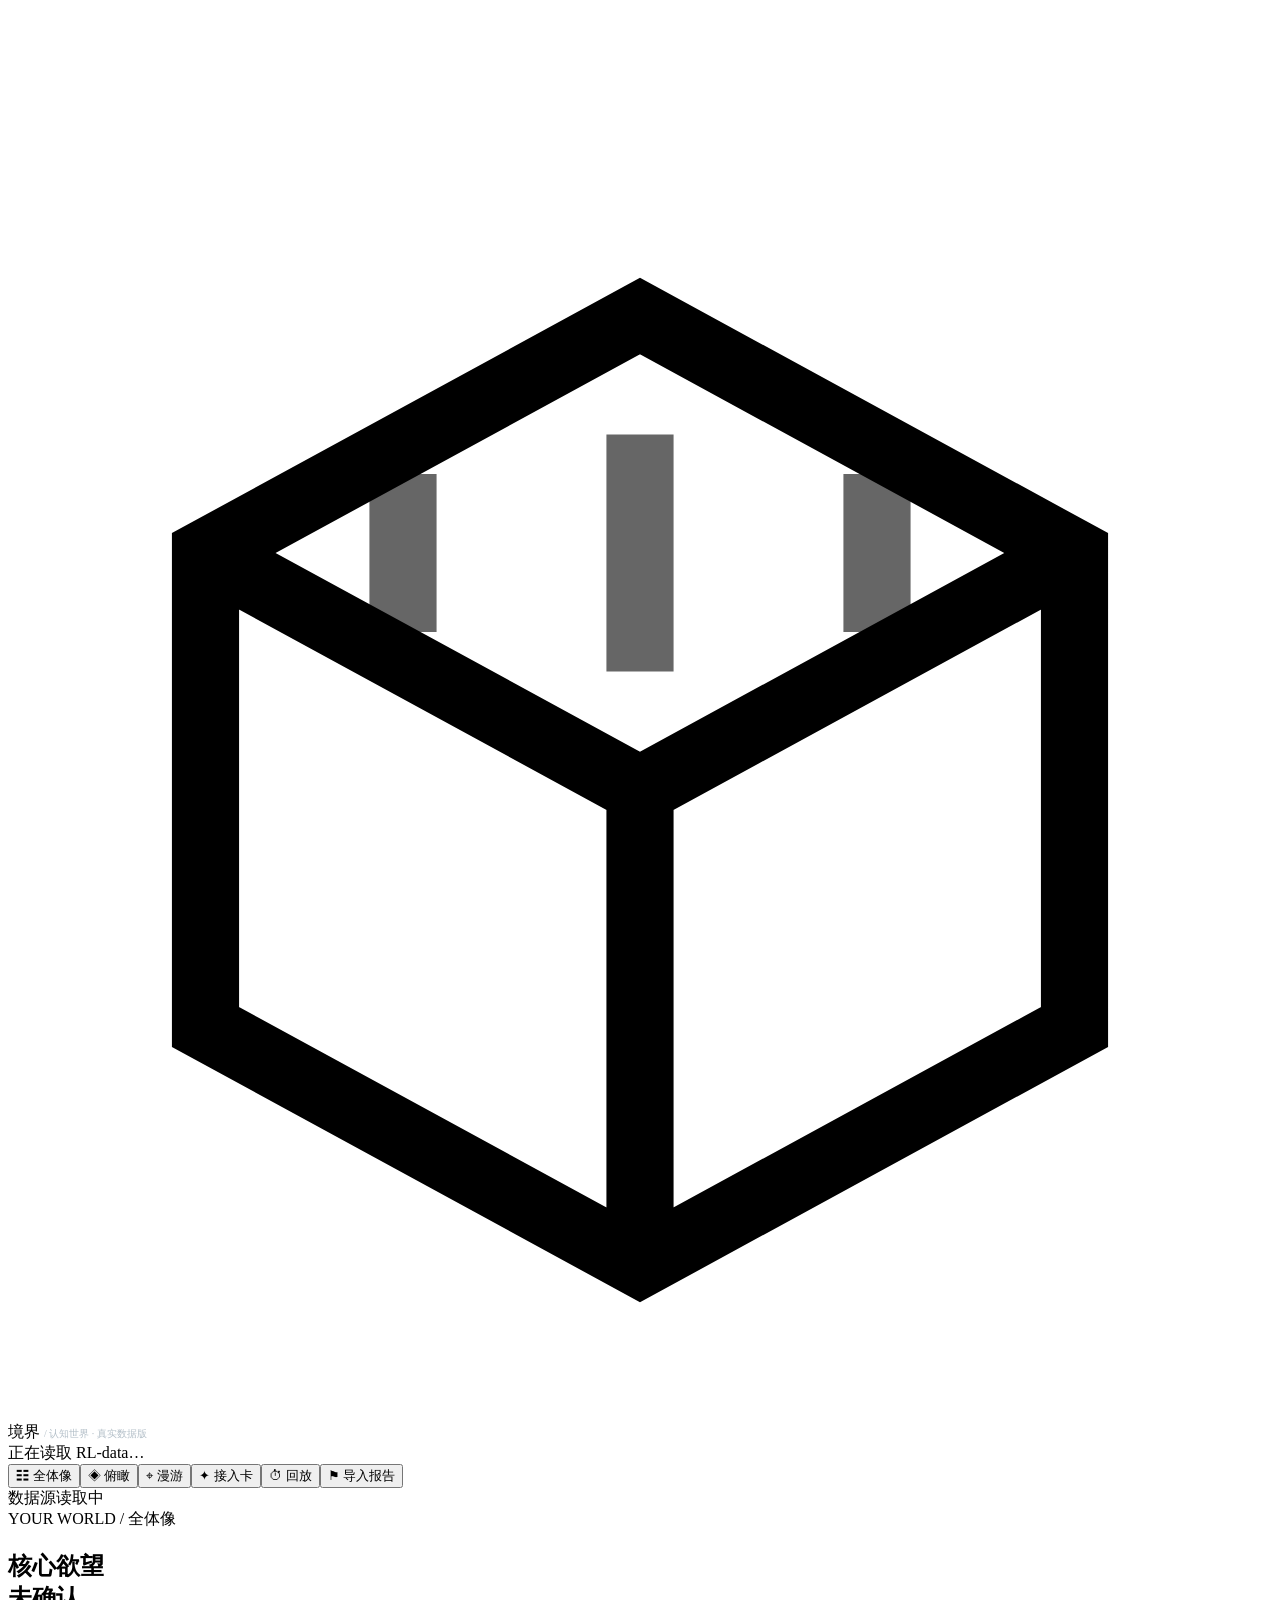
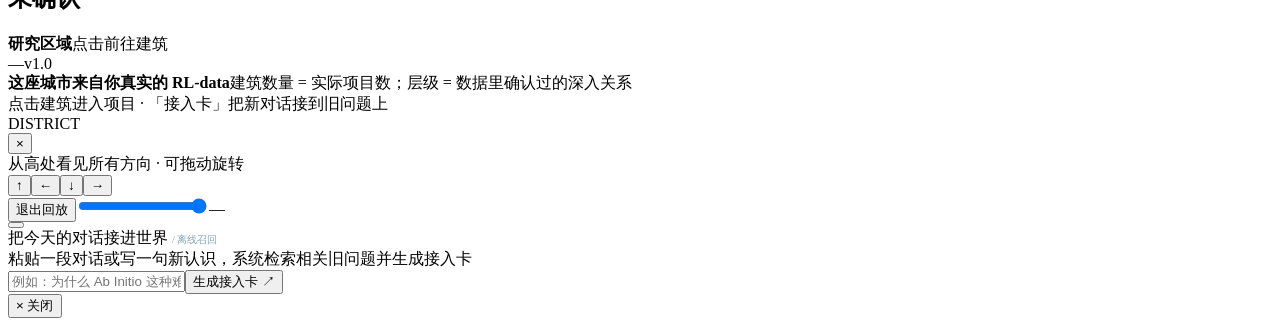
<file: world/.parts/03-body.html>
<body>
<div id="scene"><div class="backdrop" id="backdrop"></div><canvas id="gl"></canvas><canvas id="glow"></canvas><div id="vignette"></div></div><div id="labels"></div>

<header class="nav"><div class="branding"><div class="mark"><svg viewBox="0 0 32 32" fill="none" stroke="currentColor" stroke-width="1.7"><path d="M16 4L5 10v12l11 6 11-6V10zM5 10l11 6 11-6M16 16v12"/><path d="M10 12V8m6-1v6m6-1V8" opacity=".6"/></svg></div><div><div class="brandtitle">境界 <span style="font-size:10px;font-weight:400;letter-spacing:0;color:#b3bfc8">/ 认知世界 · 真实数据版</span></div><div class="brandsub" id="brandsub">正在读取 RL-data…</div></div></div><div class="navright"><button id="toggleNav">☷ 全体像</button><button id="orbit" class="selected">◈ 俯瞰</button><button id="roam">⌖ 漫游</button><button id="btnCards" class="action">✦ 接入卡</button><button id="btnReplay">⏱ 回放</button><button id="btnReport">⚑ 导入报告</button></div></header>

<div class="offline" id="offlineTag">数据源读取中</div>

<aside id="overview"><div class="eyebrow">YOUR WORLD / 全体像</div>
<h2 class="goal" id="topDesire">核心欲望<br>未确认</h2>
<p class="intro" id="topDesireNote"></p>
<div id="lagWarn"></div>
<div class="sep"></div>
<div class="brief" id="brief"></div>
<div class="sep"></div>
<div class="countrow"><b id="districtCount">研究区域</b><span>点击前往建筑</span></div>
<div id="districtList"></div>
<div class="asidefoot"><span id="srcFoot">—</span><span>v1.0</span></div></aside>

<div id="tip"><b>这座城市来自你真实的 RL-data</b>建筑数量 = 实际项目数；层级 = 数据里确认过的深入关系<br>点击建筑进入项目 · 「接入卡」把新对话接到旧问题上</div>

<aside id="details"><div class="dethead"><div><div class="eyebrow" id="detEn">DISTRICT</div><div class="ttl" id="detTitle"></div><div class="descr" id="detDesc"></div></div><button class="close" id="closeDet" aria-label="关闭">×</button></div><div class="detbody" id="detBody"></div></aside>

<div id="badge"><span class="live"></span><span id="modeHint">从高处看见所有方向 · 可拖动旋转</span></div>
<div id="mobilemove"><button data-move="forward">↑</button><button data-move="left">←</button><button data-move="back">↓</button><button data-move="right">→</button></div>

<div id="replay"><button id="rpOff">退出回放</button><input type="range" id="rpRange" min="0" max="1" value="1"><span class="d" id="rpDate">—</span></div>

<div id="dialog"><button id="mic" title="浏览器语音听写（不是接入 AI）" aria-label="开始语音听写"><svg viewBox="0 0 24 24" fill="none" stroke="currentColor" stroke-width="1.75"><rect x="9" y="3" width="6" height="12" rx="3"/><path d="M5 11a7 7 0 0014 0M12 18v3m-4 0h8"/></svg></button><div class="docktext"><div class="docktitle">把今天的对话接进世界 <span style="font-weight:400;color:#81a5b4;font-size:10px">/ 离线召回</span></div><div class="docksub" id="voiceNote">粘贴一段对话或写一句新认识，系统检索相关旧问题并生成接入卡</div><div class="sendbox"><input id="utterance" placeholder="例如：为什么 Ab Initio 这种难用的软件还能拿下大企业？" aria-label="输入今天的新认识"><button id="send">生成接入卡 ↗</button></div></div></div>

<div class="notice" id="toast"></div>
<div id="sheet"><button class="close2" id="closeSheet">× 关闭</button><div class="inner" id="sheetInner"></div></div>
</file>
